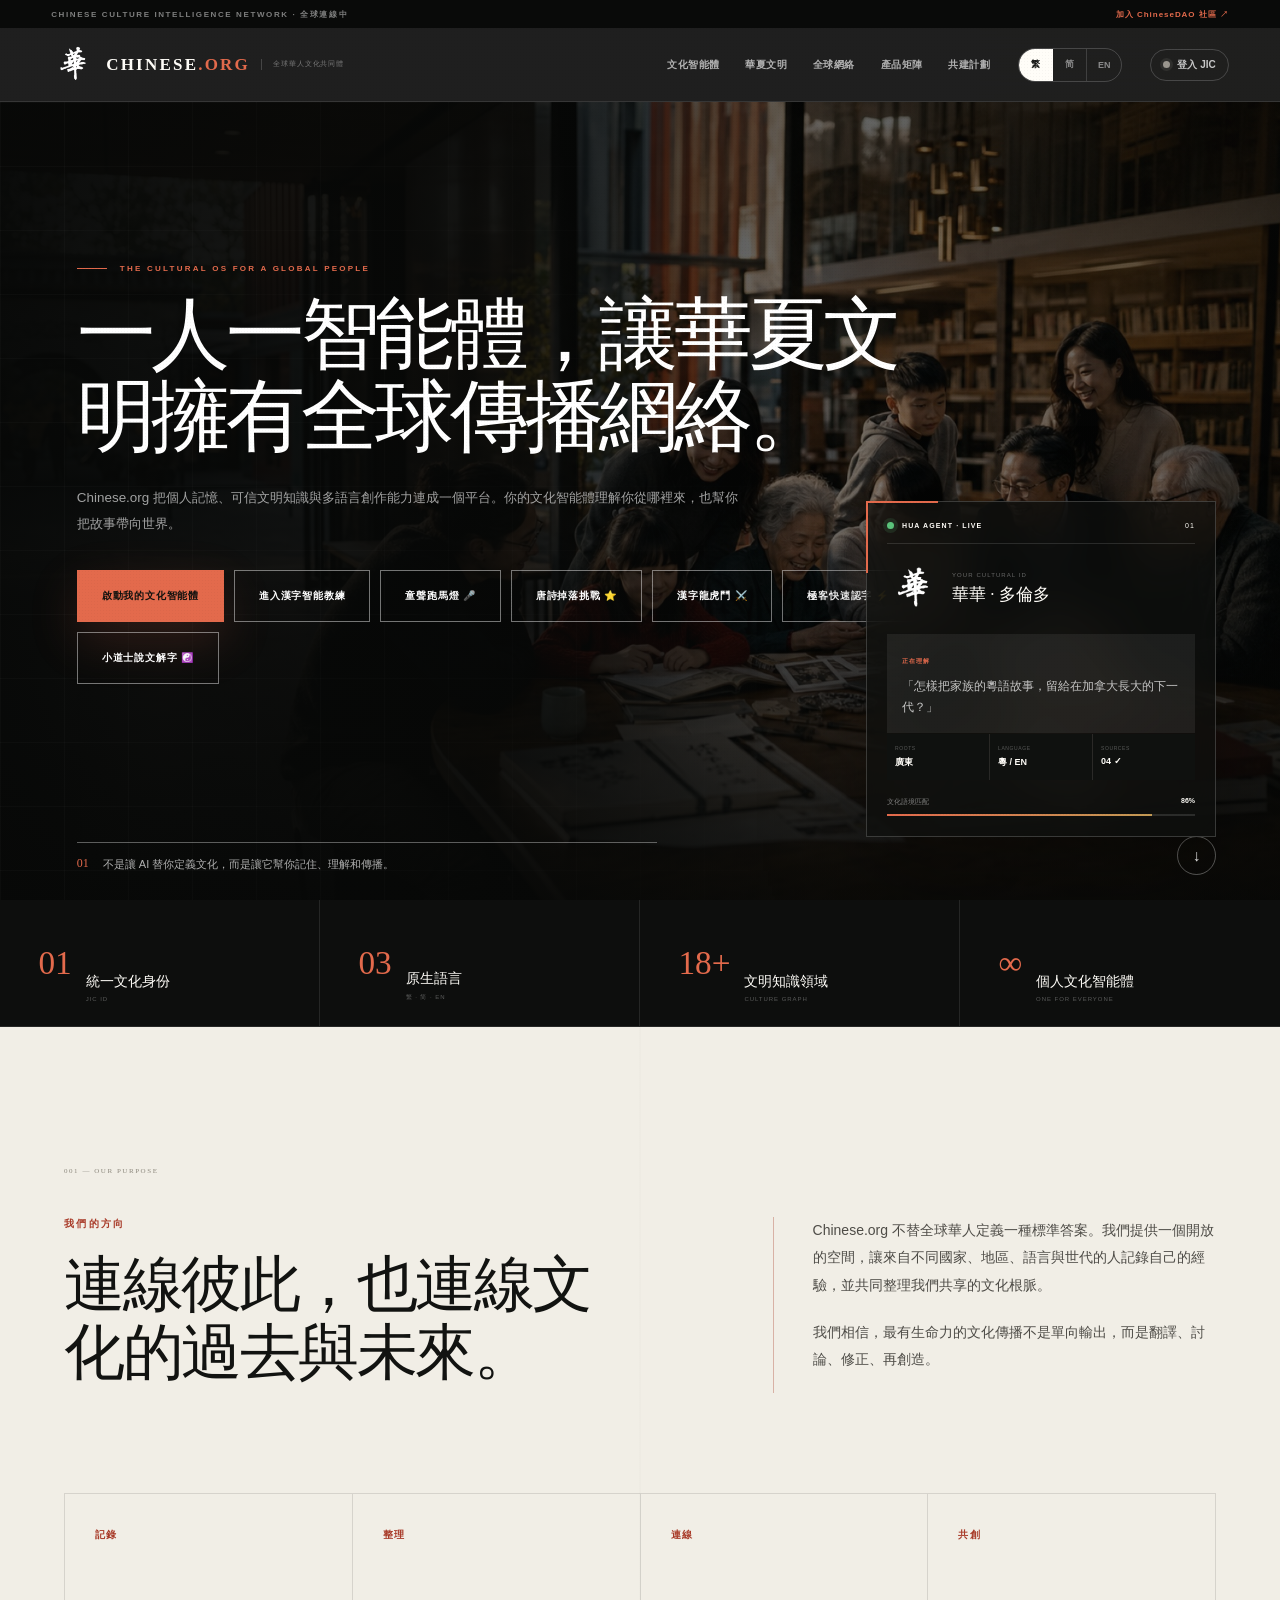
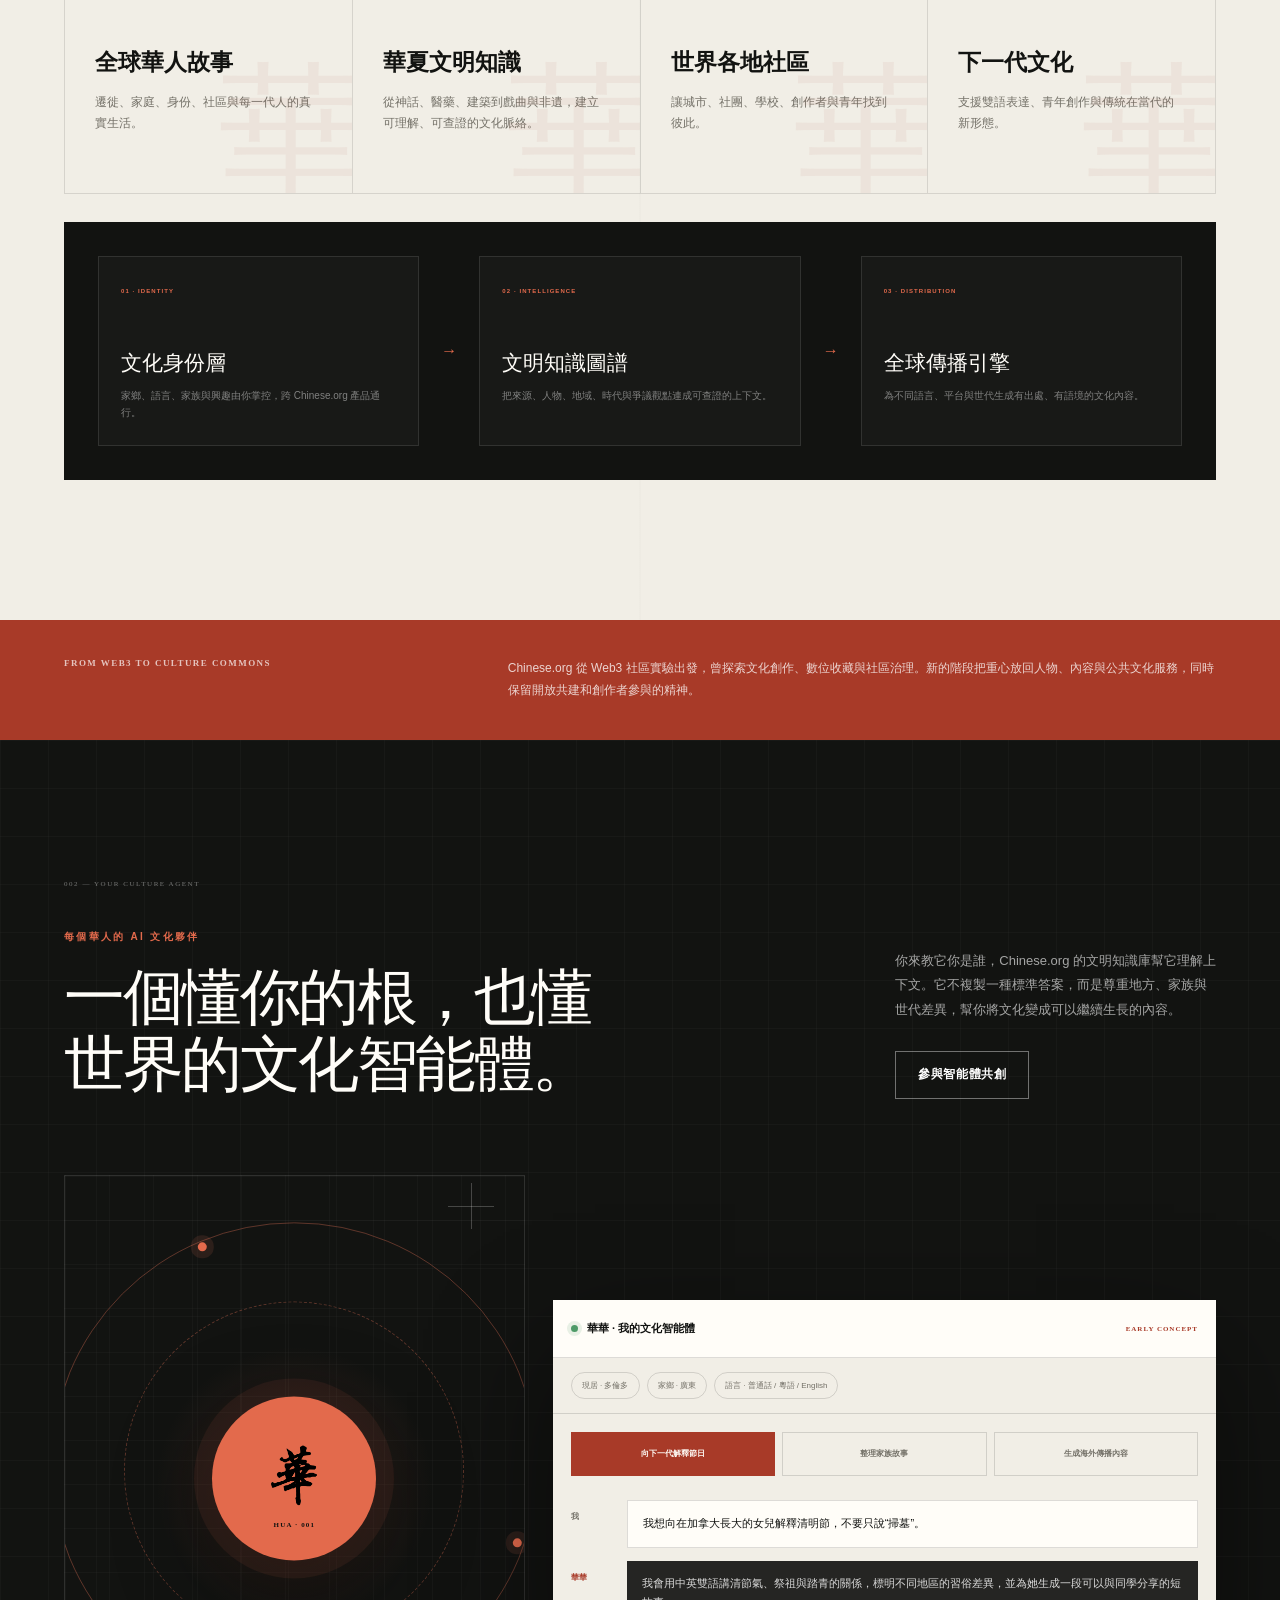
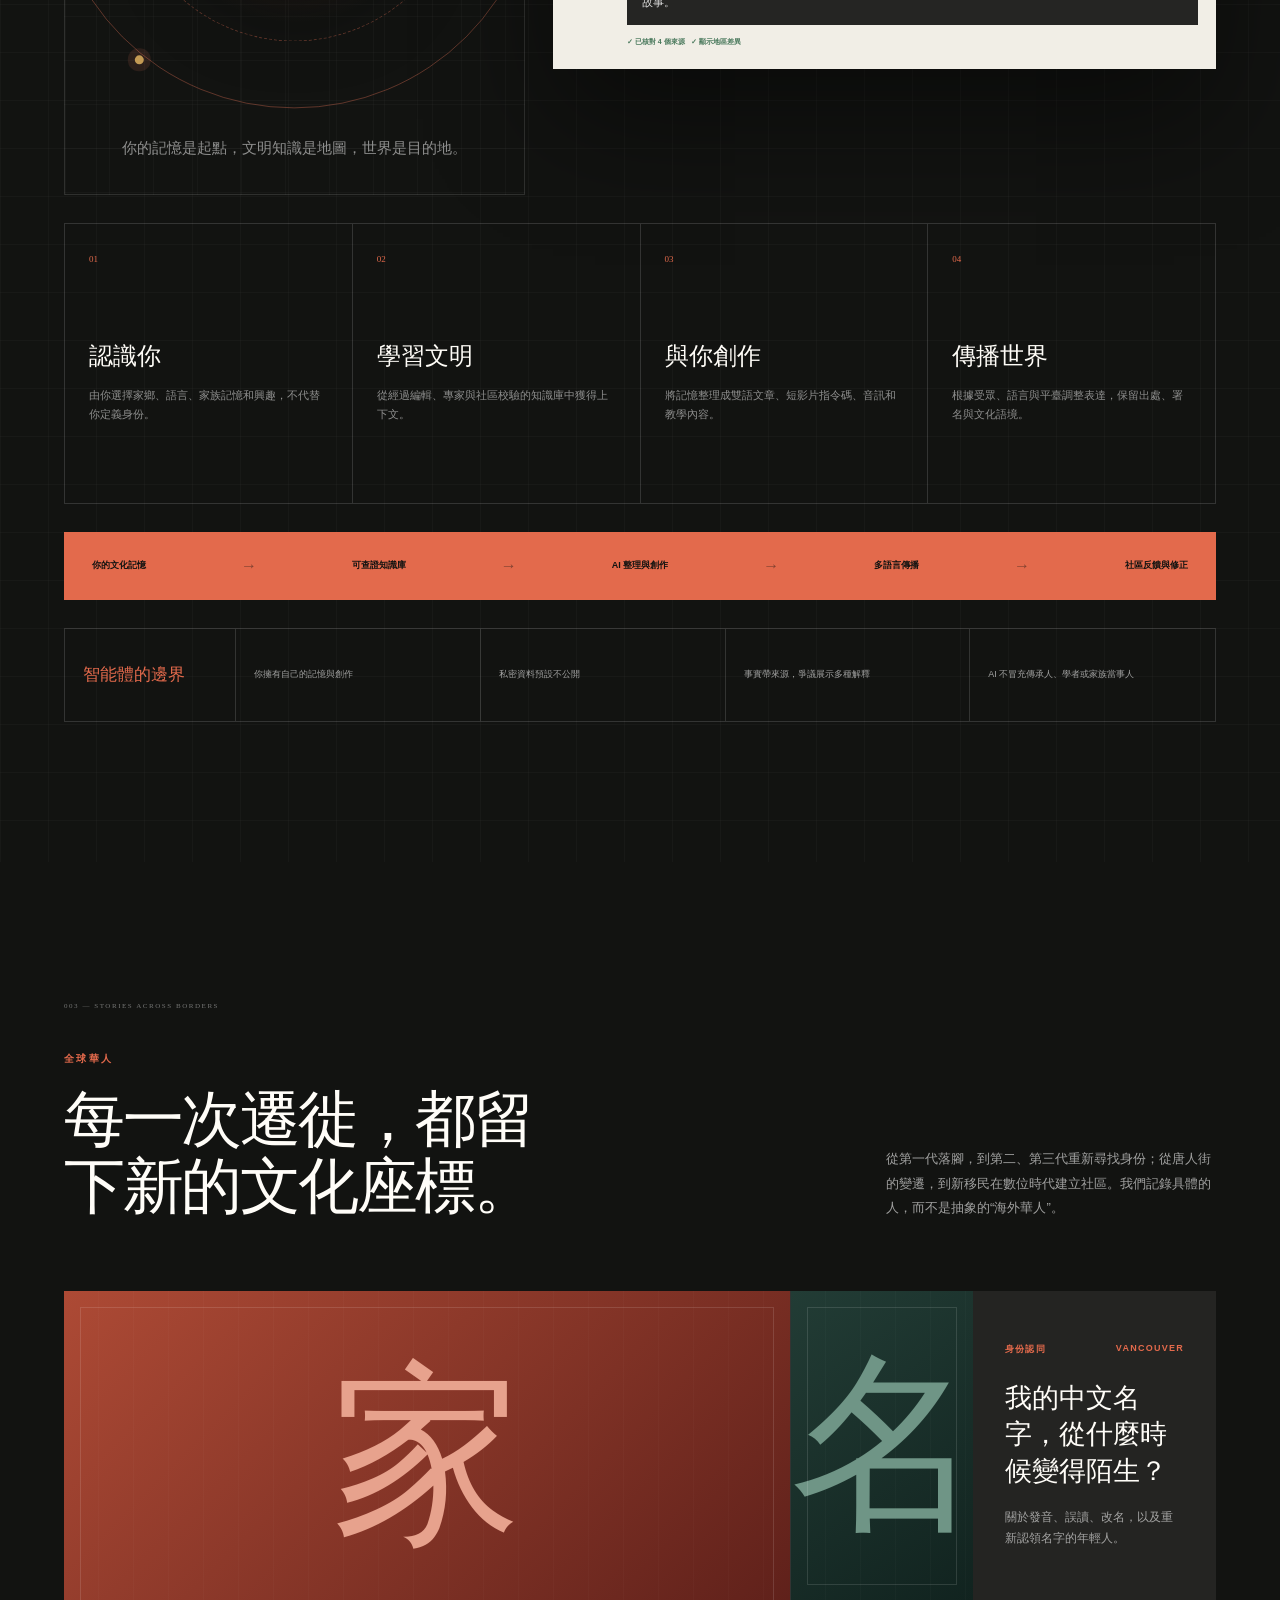
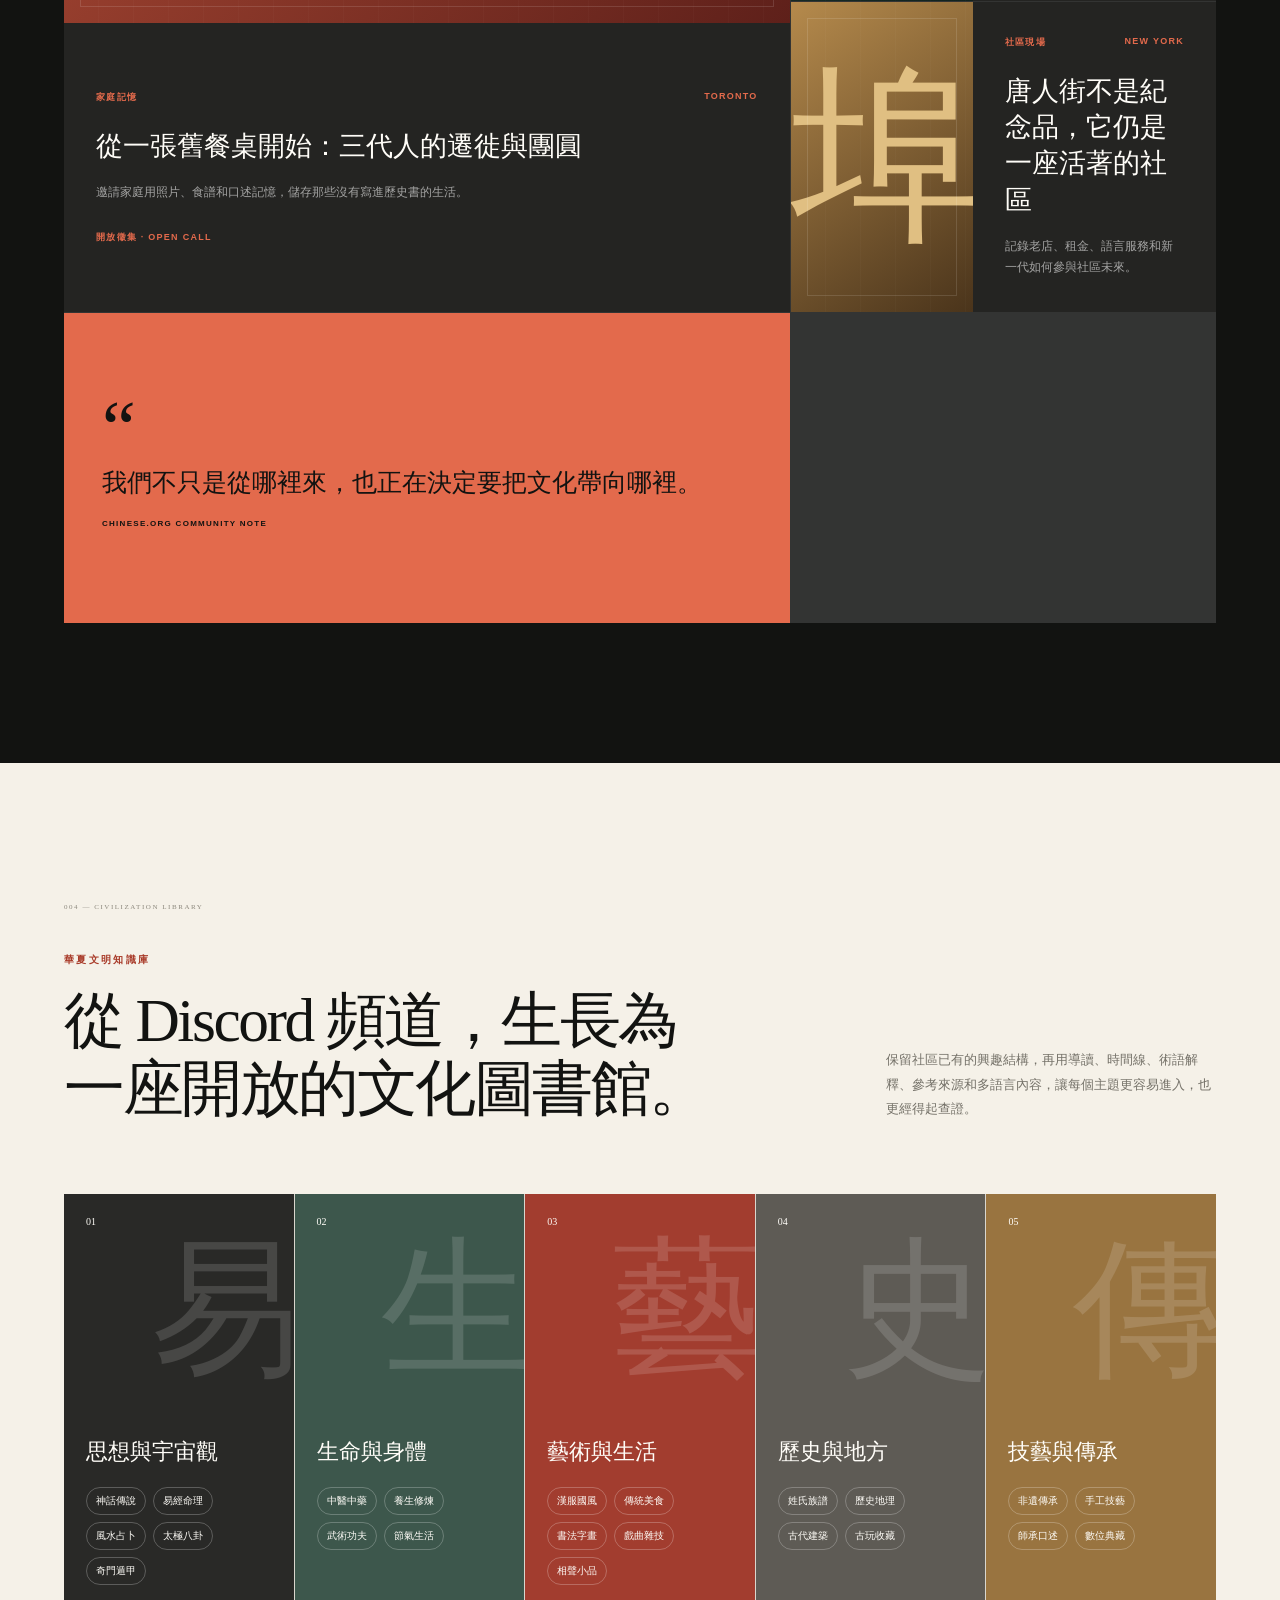
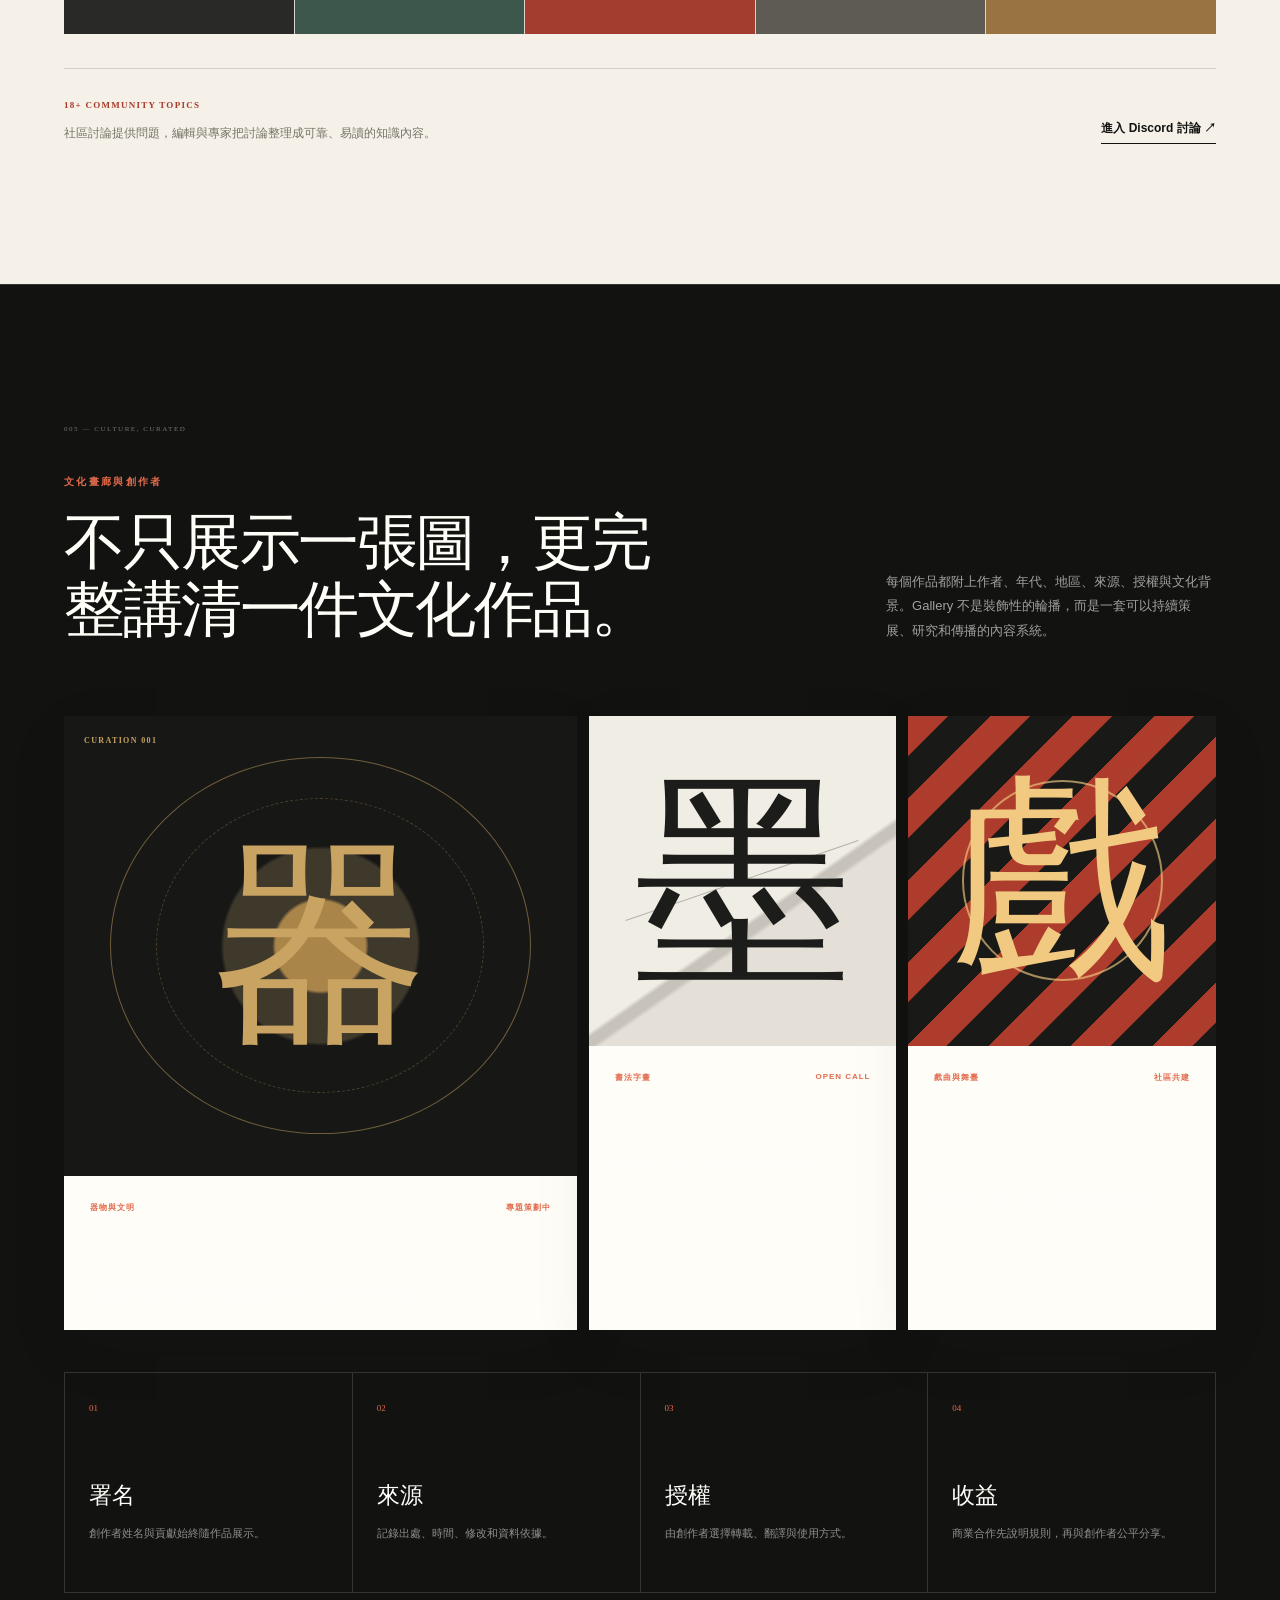
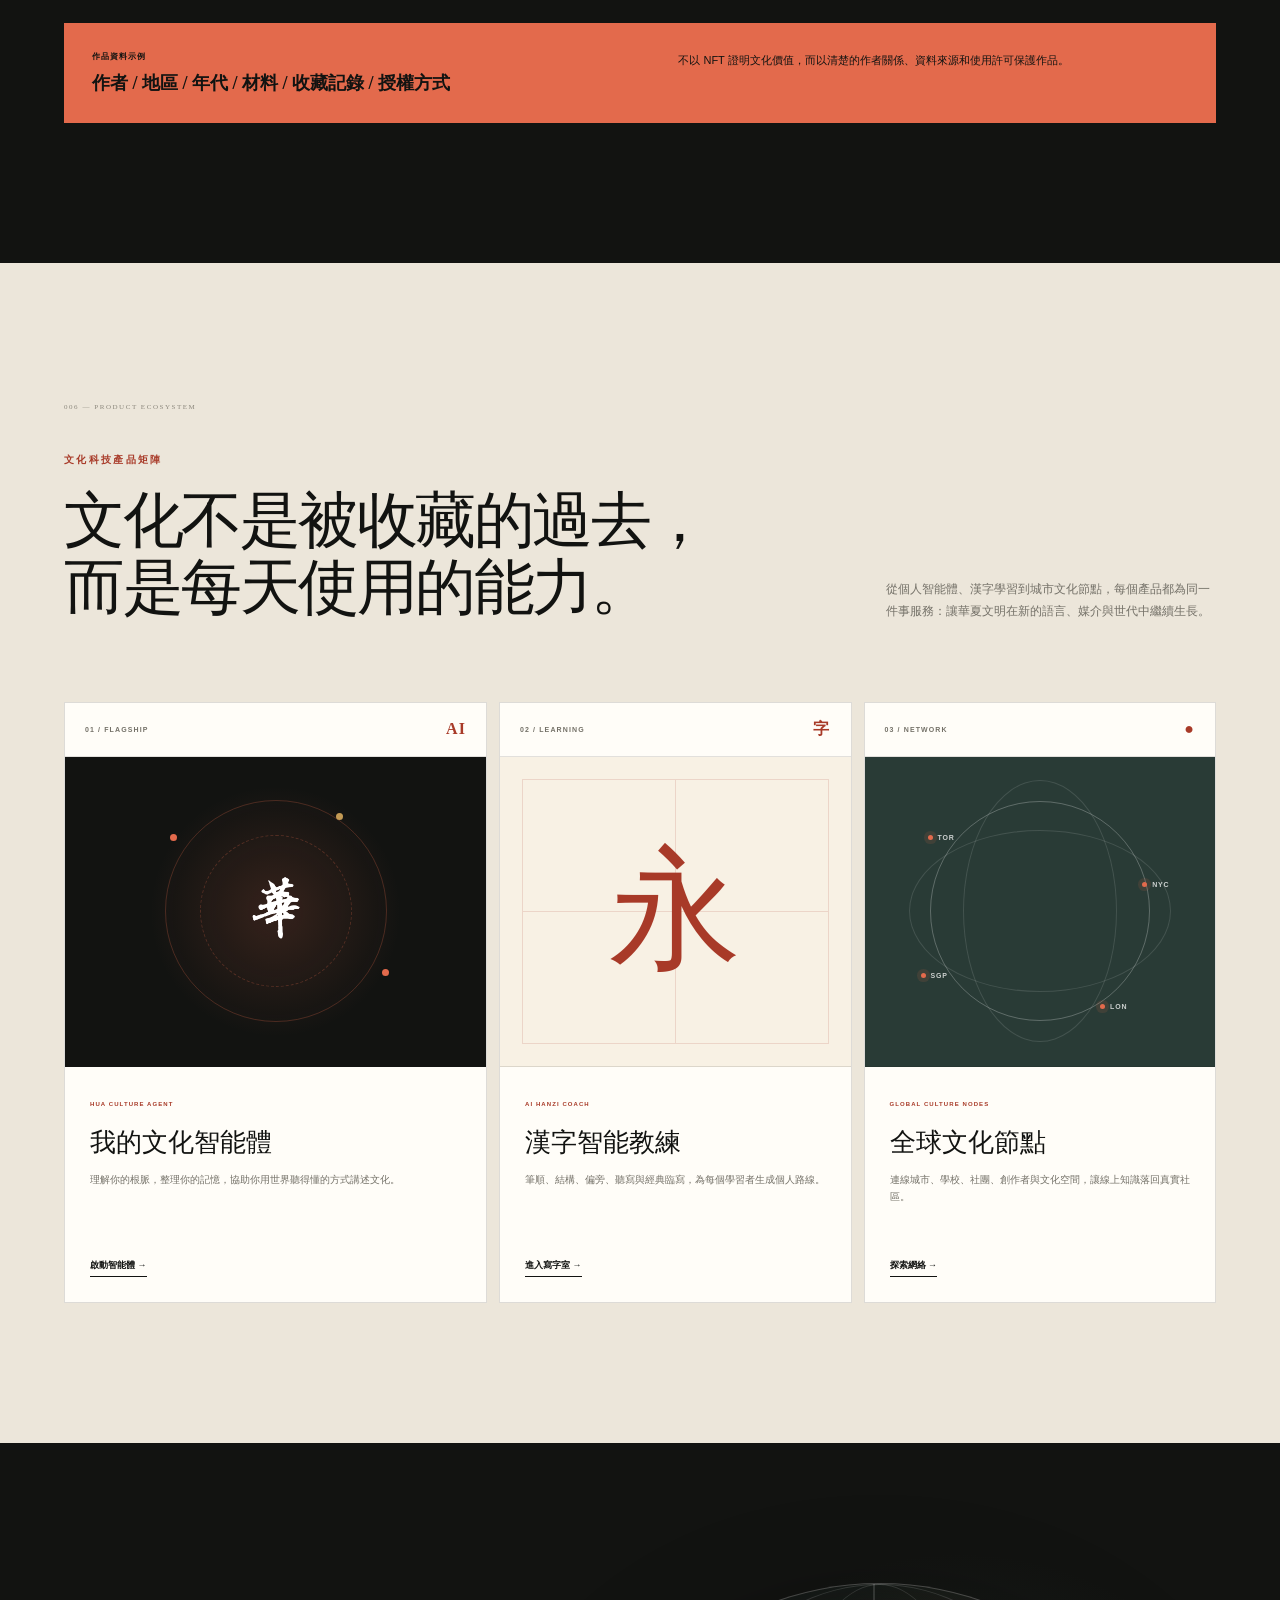
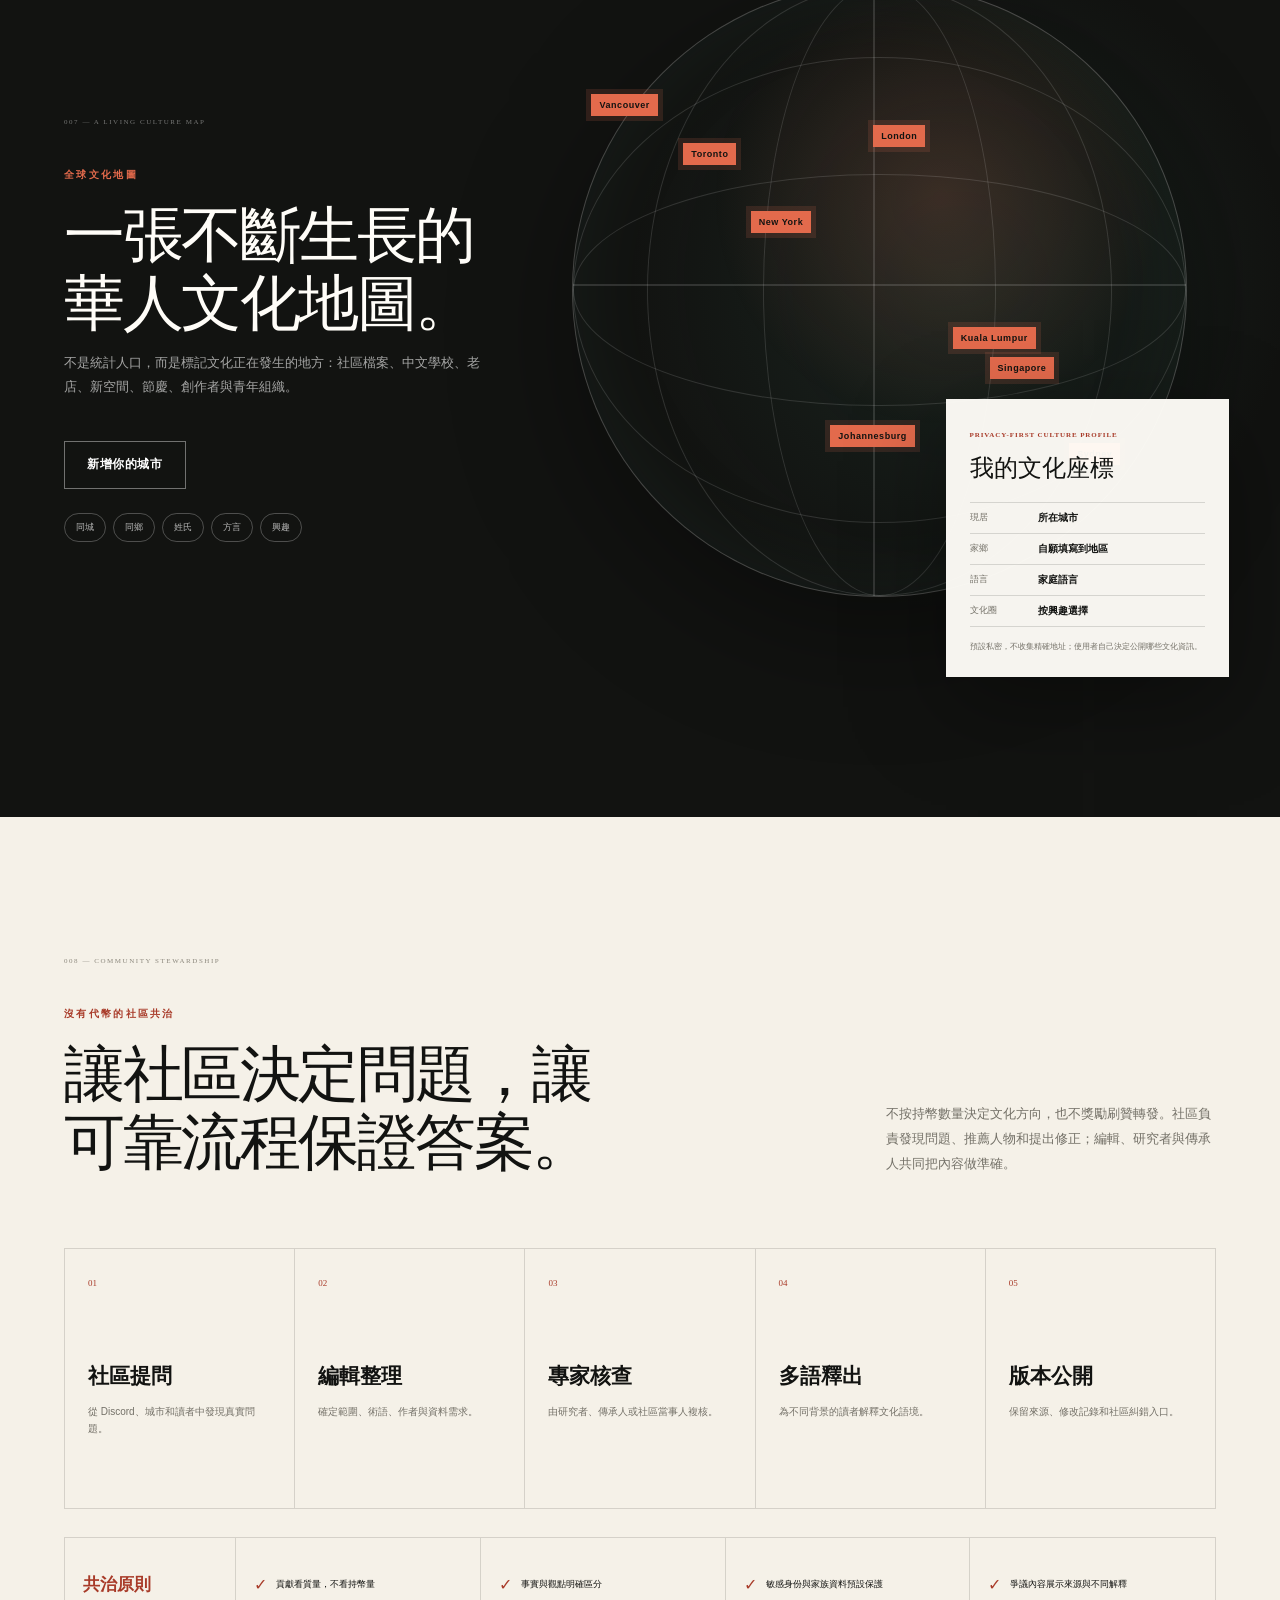
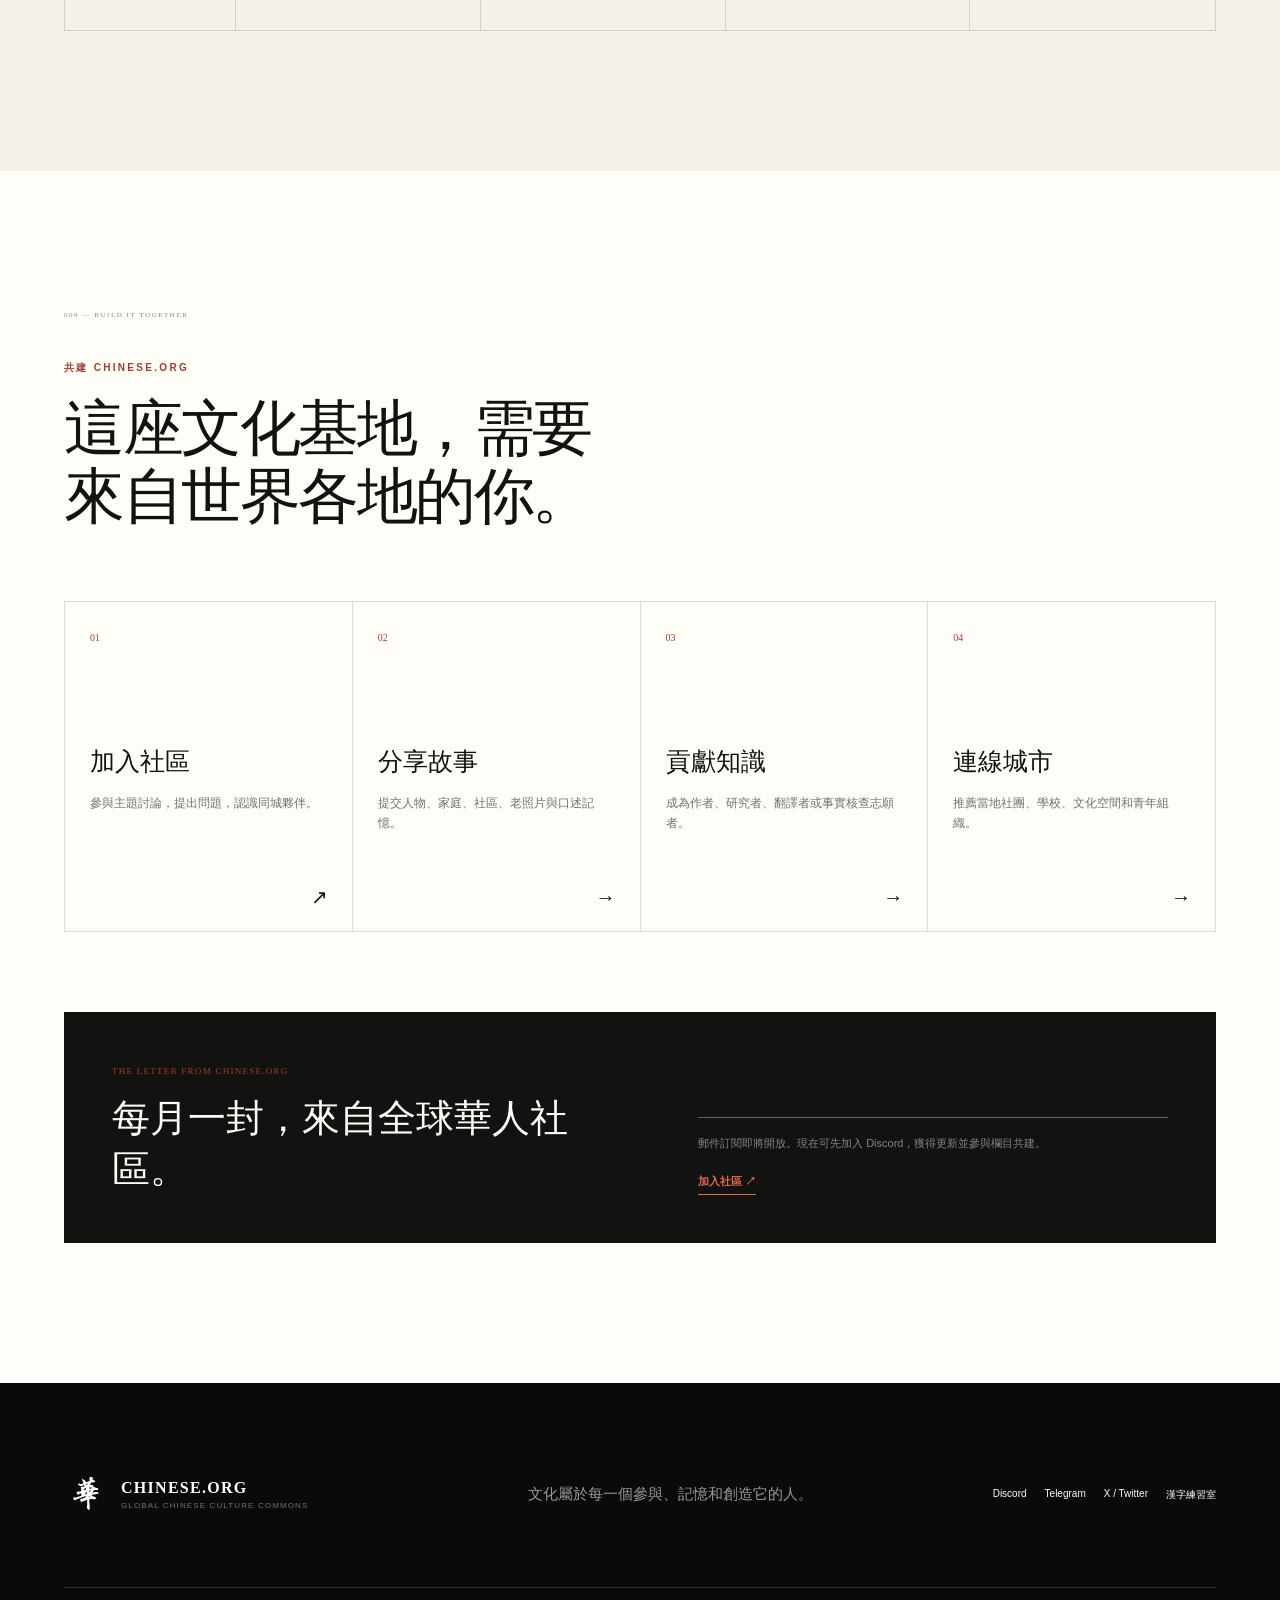
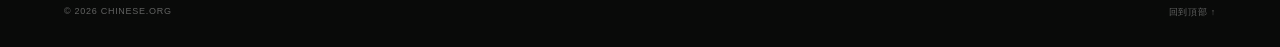
<file: index.html>
<!doctype html>
<html lang="zh-Hant">
<head>
  <meta charset="utf-8">
  <meta name="viewport" content="width=device-width, initial-scale=1">
  <title>Chinese.org — 每個華人的文化智能體</title>
  <meta name="description" content="Chinese.org 為每個華人打造一個屬於自己的文化智能體，理解個人的文化根脈，基於可查證的知識，用多語言向世界傳播華夏文明。">
  <meta name="theme-color" content="#10100f">
  <meta property="og:title" content="Chinese.org — 每個華人的文化智能體">
  <meta property="og:description" content="讓每個華人，都有一個向世界傳播華夏文明的 AI 夥伴。">
  <meta property="og:image" content="https://chinese.org/assets/og-premium.png">
  <meta property="og:type" content="website">
  <meta property="og:url" content="https://chinese.org/">
  <meta name="twitter:card" content="summary_large_image">
  <meta name="twitter:image" content="https://chinese.org/assets/og-premium.png">
  <link rel="icon" href="assets/logo-hua.png" type="image/png">
  <link rel="stylesheet" href="site.css">
  <link rel="stylesheet" href="jic-bridge.css?v=3">
  <link rel="stylesheet" href="site-premium.css?v=1">
</head>
<body>
  <a class="skip-link" href="#main">跳到主要內容</a>

  <div class="topline">
    <p data-zht="CHINESE CULTURE INTELLIGENCE NETWORK · 全球連線中" data-zhs="CHINESE CULTURE INTELLIGENCE NETWORK · 全球连接中" data-en="CHINESE CULTURE INTELLIGENCE NETWORK · CONNECTING GLOBALLY">CHINESE CULTURE INTELLIGENCE NETWORK · 全球連線中</p>
    <a href="https://discord.gg/chinese" target="_blank" rel="noreferrer"><span data-zht="加入 ChineseDAO 社區" data-zhs="加入 ChineseDAO 社区" data-en="Join the ChineseDAO community">加入 ChineseDAO 社區</span> <span>↗</span></a>
  </div>

  <header class="site-header">
    <a class="brand" href="#home" aria-label="Chinese.org 首頁">
      <span class="brand-stamp" aria-hidden="true"><img src="assets/logo-hua.png" alt=""></span>
      <span class="brand-word">CHINESE<span>.ORG</span></span>
      <span class="brand-line" data-zht="全球華人文化共同體" data-zhs="全球华人文化共同体" data-en="Global Chinese Culture Commons">全球華人文化共同體</span>
    </a>

    <button class="menu-toggle" type="button" aria-expanded="false" aria-controls="primary-nav">
      <span></span><span></span>
      <span class="sr-only">開啟選單</span>
    </button>

    <nav class="primary-nav" id="primary-nav" aria-label="主要導航">
      <a href="#agent" data-zht="文化智能體" data-zhs="文化智能体" data-en="Culture Agent">文化智能體</a>
      <a href="#civilization" data-zht="華夏文明" data-zhs="华夏文明" data-en="Civilization">華夏文明</a>
      <a href="#diaspora" data-zht="全球網絡" data-zhs="全球网络" data-en="Global Network">全球網絡</a>
      <a href="#products" data-zht="產品矩陣" data-zhs="产品矩阵" data-en="Products">產品矩陣</a>
      <a href="#governance" data-zht="共建計劃" data-zhs="共建计划" data-en="Contribute">共建計劃</a>
    </nav>

    <div class="language-switcher" role="group" aria-label="選擇語言">
      <button class="is-active" type="button" data-language-option="zht" aria-label="繁體中文" aria-pressed="true">繁</button>
      <button type="button" data-language-option="zhs" aria-label="简体中文" aria-pressed="false">简</button>
      <button type="button" data-language-option="en" aria-label="English" aria-pressed="false">EN</button>
    </div>

    <div class="jic-account" id="jic-account" aria-live="polite">
      <button class="jic-account-button" type="button" aria-pressed="false">
        <span class="jic-account-dot" aria-hidden="true"></span>
        <span class="jic-account-copy">登入 JIC</span>
        <span class="jic-account-short" aria-hidden="true">JIC</span>
      </button>
    </div>
  </header>

  <main id="main">
    <section class="hero" id="home" aria-labelledby="hero-title">
      <img class="hero-image" src="assets/global-chinese-hero.jpg" alt="不同世代的華人在圖書館中圍坐長桌，共同翻閱家庭照片與文化資料">
      <div class="hero-shade"></div>
      <div class="hero-content">
        <p class="eyebrow">THE CULTURAL OS FOR A GLOBAL PEOPLE</p>
        <h1 id="hero-title" data-zht="一人一智能體，讓華夏文明擁有全球傳播網絡。" data-zhs="一人一智能体，让华夏文明拥有全球传播网络。" data-en="One agent per person. One global network for Chinese culture.">一人一智能體，讓華夏文明擁有全球傳播網絡。</h1>
        <p class="hero-copy" data-zht="Chinese.org 把個人記憶、可信文明知識與多語言創作能力連成一個平台。你的文化智能體理解你從哪裡來，也幫你把故事帶向世界。" data-zhs="Chinese.org 把个人记忆、可信文明知识与多语言创作能力连成一个平台。你的文化智能体理解你从哪里来，也帮你把故事带向世界。" data-en="Chinese.org connects personal memory, trusted civilizational knowledge and multilingual creation in one platform. Your culture agent understands where you come from—and helps your story travel.">Chinese.org 把個人記憶、可信文明知識與多語言創作能力連成一個平台。你的文化智能體理解你從哪裡來，也幫你把故事帶向世界。</p>
        <div class="hero-actions">
          <button class="button button-primary" type="button" data-jic-launch data-zht="啟動我的文化智能體" data-zhs="启动我的文化智能体" data-en="Launch my culture agent">啟動我的文化智能體</button>
          <a class="button button-ghost" href="writing.html" data-zht="進入漢字智能教練" data-zhs="进入汉字智能教练" data-en="Open the Hanzi coach">進入漢字智能教練</a>
          <a class="button button-ghost" href="speak.html" data-zht="童聲跑馬燈 🎤" data-zhs="童声跑马灯 🎤" data-en="Speak &amp; Scroll 🎤">童聲跑馬燈 🎤</a>
          <a class="button button-ghost" href="poem.html" data-zht="唐詩掉落挑戰 ⭐" data-zhs="唐诗掉落挑战 ⭐" data-en="Tang Poem Drop ⭐">唐詩掉落挑戰 ⭐</a>
          <a class="button button-ghost" href="pk.html" data-zht="漢字龍虎鬥 ⚔️" data-zhs="汉字龙虎斗 ⚔️" data-en="Hanzi Battle ⚔️">漢字龍虎鬥 ⚔️</a>
          <a class="button button-ghost" href="rz.html" data-zht="極客快速認字 ⚡" data-zhs="极客快速认字 ⚡" data-en="Speed Hanzi ⚡">極客快速認字 ⚡</a>
          <a class="button button-ghost" href="shuowen.html" data-zht="小道士說文解字 ☯️" data-zhs="小道士说文解字 ☯️" data-en="Shuowen Stories ☯️">小道士說文解字 ☯️</a>
        </div>
      </div>
      <aside class="hero-product-panel" aria-label="文化智能體實時界面">
        <div class="product-panel-top"><span class="live-pulse"></span><strong>HUA AGENT · LIVE</strong><span>01</span></div>
        <div class="product-agent-mark"><img src="assets/logo-hua.png" alt=""><div><small>YOUR CULTURAL ID</small><strong data-zht="華華 · 多倫多" data-zhs="华华 · 多伦多" data-en="Hua · Toronto">華華 · 多倫多</strong></div></div>
        <div class="product-query"><span data-zht="正在理解" data-zhs="正在理解" data-en="UNDERSTANDING">正在理解</span><p data-zht="「怎樣把家族的粵語故事，留給在加拿大長大的下一代？」" data-zhs="“怎样把家族的粤语故事，留给在加拿大长大的下一代？”" data-en="“How can I preserve our Cantonese family stories for the next generation in Canada?”">「怎樣把家族的粵語故事，留給在加拿大長大的下一代？」</p></div>
        <div class="product-context"><div><span>ROOTS</span><strong data-zht="廣東" data-zhs="广东" data-en="Guangdong">廣東</strong></div><div><span>LANGUAGE</span><strong>粵 / EN</strong></div><div><span>SOURCES</span><strong>04 ✓</strong></div></div>
        <div class="context-meter"><span data-zht="文化語境匹配" data-zhs="文化语境匹配" data-en="Cultural context match">文化語境匹配</span><strong>86%</strong><i></i></div>
      </aside>
      <div class="hero-caption">
        <span>01</span>
        <p data-zht="不是讓 AI 替你定義文化，而是讓它幫你記住、理解和傳播。" data-zhs="不是让 AI 替你定义文化，而是让它帮你记住、理解和传播。" data-en="AI does not define your culture. It helps you remember, understand and share it.">不是讓 AI 替你定義文化，而是讓它幫你記住、理解和傳播。</p>
      </div>
      <a class="hero-scroll" href="#mission" aria-label="繼續向下瀏覽">↓</a>
    </section>

    <section class="platform-proof" aria-label="平台能力">
      <div><strong>01</strong><span data-zht="統一文化身份" data-zhs="统一文化身份" data-en="Unified cultural identity">統一文化身份</span><small>JIC ID</small></div>
      <div><strong>03</strong><span data-zht="原生語言" data-zhs="原生语言" data-en="Native languages">原生語言</span><small>繁 · 简 · EN</small></div>
      <div><strong>18+</strong><span data-zht="文明知識領域" data-zhs="文明知识领域" data-en="Knowledge domains">文明知識領域</span><small>CULTURE GRAPH</small></div>
      <div><strong>∞</strong><span data-zht="個人文化智能體" data-zhs="个人文化智能体" data-en="Personal culture agents">個人文化智能體</span><small>ONE FOR EVERYONE</small></div>
    </section>

    <section class="mission section" id="mission">
      <div class="section-index">001 — OUR PURPOSE</div>
      <div class="mission-grid">
        <div>
          <p class="eyebrow red" data-zht="我們的方向" data-zhs="我们的方向" data-en="Our purpose">我們的方向</p>
          <h2 data-zht="連線彼此，也連線文化的過去與未來。" data-zhs="连接彼此，也连接文化的过去与未来。" data-en="Connecting one another—and culture's past with its future.">連線彼此，也連線文化的過去與未來。</h2>
        </div>
        <div class="mission-copy">
          <p data-zht="Chinese.org 不替全球華人定義一種標準答案。我們提供一個開放的空間，讓來自不同國家、地區、語言與世代的人記錄自己的經驗，並共同整理我們共享的文化根脈。" data-zhs="Chinese.org 不替全球华人定义一种标准答案。我们提供一个开放的空间，让来自不同国家、地区、语言与世代的人记录自己的经验，并共同整理我们共享的文化根脉。" data-en="Chinese.org does not impose a single definition of Chinese identity. We make room for people across countries, languages and generations to document their own experiences and explore the roots we share.">Chinese.org 不替全球華人定義一種標準答案。我們提供一個開放的空間，讓來自不同國家、地區、語言與世代的人記錄自己的經驗，並共同整理我們共享的文化根脈。</p>
          <p data-zht="我們相信，最有生命力的文化傳播不是單向輸出，而是翻譯、討論、修正、再創造。" data-zhs="我们相信，最有生命力的文化传播不是单向输出，而是翻译、讨论、修正、再创造。" data-en="The most vital cultural exchange is never one-way. It grows through translation, conversation, correction and reinvention.">我們相信，最有生命力的文化傳播不是單向輸出，而是翻譯、討論、修正、再創造。</p>
        </div>
      </div>

      <div class="purpose-cards">
        <article>
          <span data-zht="記錄" data-zhs="记录" data-en="DOCUMENT">記錄</span>
          <h3 data-zht="全球華人故事" data-zhs="全球华人故事" data-en="Diaspora stories">全球華人故事</h3>
          <p data-zht="遷徙、家庭、身份、社區與每一代人的真實生活。" data-zhs="迁徙、家庭、身份、社区与每一代人的真实生活。" data-en="Migration, family, identity, community and everyday life across generations.">遷徙、家庭、身份、社區與每一代人的真實生活。</p>
        </article>
        <article>
          <span data-zht="整理" data-zhs="整理" data-en="CURATE">整理</span>
          <h3 data-zht="華夏文明知識" data-zhs="华夏文明知识" data-en="Civilization library">華夏文明知識</h3>
          <p data-zht="從神話、醫藥、建築到戲曲與非遺，建立可理解、可查證的文化脈絡。" data-zhs="从神话、医药、建筑到戏曲与非遗，建立可理解、可查证的文化脉络。" data-en="A clear, sourced path through mythology, medicine, architecture, opera and heritage.">從神話、醫藥、建築到戲曲與非遺，建立可理解、可查證的文化脈絡。</p>
        </article>
        <article>
          <span data-zht="連線" data-zhs="连接" data-en="CONNECT">連線</span>
          <h3 data-zht="世界各地社區" data-zhs="世界各地社区" data-en="Communities worldwide">世界各地社區</h3>
          <p data-zht="讓城市、社團、學校、創作者與青年找到彼此。" data-zhs="让城市、社团、学校、创作者与青年找到彼此。" data-en="Helping cities, associations, schools, creators and young people find one another.">讓城市、社團、學校、創作者與青年找到彼此。</p>
        </article>
        <article>
          <span data-zht="共創" data-zhs="共创" data-en="CO-CREATE">共創</span>
          <h3 data-zht="下一代文化" data-zhs="下一代文化" data-en="Culture's next chapter">下一代文化</h3>
          <p data-zht="支援雙語表達、青年創作與傳統在當代的新形態。" data-zhs="支持双语表达、青年创作与传统在当代的新形态。" data-en="Supporting bilingual expression, young creators and new forms of tradition.">支援雙語表達、青年創作與傳統在當代的新形態。</p>
        </article>
      </div>

      <div class="system-architecture" aria-label="Chinese.org 平台架構">
        <article><span>01 · IDENTITY</span><strong data-zht="文化身份層" data-zhs="文化身份层" data-en="Cultural identity layer">文化身份層</strong><p data-zht="家鄉、語言、家族與興趣由你掌控，跨 Chinese.org 產品通行。" data-zhs="家乡、语言、家族与兴趣由你掌控，跨 Chinese.org 产品通行。" data-en="You control your roots, languages, family context and interests across every Chinese.org product.">家鄉、語言、家族與興趣由你掌控，跨 Chinese.org 產品通行。</p></article>
        <i>→</i>
        <article><span>02 · INTELLIGENCE</span><strong data-zht="文明知識圖譜" data-zhs="文明知识图谱" data-en="Civilization knowledge graph">文明知識圖譜</strong><p data-zht="把來源、人物、地域、時代與爭議觀點連成可查證的上下文。" data-zhs="把来源、人物、地域、时代与争议观点连成可查证的上下文。" data-en="Sources, people, places, eras and contested views become verifiable context.">把來源、人物、地域、時代與爭議觀點連成可查證的上下文。</p></article>
        <i>→</i>
        <article><span>03 · DISTRIBUTION</span><strong data-zht="全球傳播引擎" data-zhs="全球传播引擎" data-en="Global distribution engine">全球傳播引擎</strong><p data-zht="為不同語言、平台與世代生成有出處、有語境的文化內容。" data-zhs="为不同语言、平台与世代生成有出处、有语境的文化内容。" data-en="Create sourced, contextual cultural content for every language, platform and generation.">為不同語言、平台與世代生成有出處、有語境的文化內容。</p></article>
      </div>
    </section>

    <section class="origin-note">
      <p class="origin-label">FROM WEB3 TO CULTURE COMMONS</p>
      <p data-zht="Chinese.org 從 Web3 社區實驗出發，曾探索文化創作、數位收藏與社區治理。新的階段把重心放回人物、內容與公共文化服務，同時保留開放共建和創作者參與的精神。" data-zhs="Chinese.org 从 Web3 社区实验出发，曾探索文化创作、数字收藏与社区治理。新的阶段把重心放回人物、内容与公共文化服务，同时保留开放共建和创作者参与的精神。" data-en="Chinese.org began as a Web3 community experiment in cultural creation, digital collecting and community governance. Its next chapter puts people, content and public cultural service first—while preserving the spirit of open participation.">Chinese.org 從 Web3 社區實驗出發，曾探索文化創作、數位收藏與社區治理。新的階段把重心放回人物、內容與公共文化服務，同時保留開放共建和創作者參與的精神。</p>
    </section>

    <section class="culture-agent section dark-section" id="agent">
      <div class="agent-intro">
        <div>
          <div class="section-index">002 — YOUR CULTURE AGENT</div>
          <p class="eyebrow coral" data-zht="每個華人的 AI 文化夥伴" data-zhs="每个华人的 AI 文化伙伴" data-en="An AI culture companion for every Chinese person">每個華人的 AI 文化夥伴</p>
          <h2 data-zht="一個懂你的根，也懂世界的文化智能體。" data-zhs="一个懂你的根，也懂世界的文化智能体。" data-en="A culture agent that understands your roots—and the world.">一個懂你的根，也懂世界的文化智能體。</h2>
        </div>
        <div class="agent-intro-copy">
          <p data-zht="你來教它你是誰，Chinese.org 的文明知識庫幫它理解上下文。它不複製一種標準答案，而是尊重地方、家族與世代差異，幫你將文化變成可以繼續生長的內容。" data-zhs="你来教它你是谁，Chinese.org 的文明知识库帮它理解上下文。它不复制一种标准答案，而是尊重地方、家族与世代差异，帮你将文化变成可以继续生长的内容。" data-en="You teach it who you are; the Chinese.org civilization library provides context. It avoids one standard answer, respects regional, family and generational differences, and helps your culture keep growing through new content.">你來教它你是誰，Chinese.org 的文明知識庫幫它理解上下文。它不複製一種標準答案，而是尊重地方、家族與世代差異，幫你將文化變成可以繼續生長的內容。</p>
          <a class="button button-outline" href="https://discord.gg/chinese" target="_blank" rel="noreferrer" data-zht="參與智能體共創" data-zhs="参与智能体共创" data-en="Co-create the culture agent">參與智能體共創</a>
        </div>
      </div>

      <div class="agent-stage">
        <div class="agent-identity" aria-hidden="true">
          <div class="agent-orbit orbit-outer"><i></i><i></i><i></i></div>
          <div class="agent-orbit orbit-inner"></div>
          <div class="agent-core">
            <img src="assets/logo-hua.png" alt="">
            <span>HUA · 001</span>
          </div>
          <p data-zht="你的記憶是起點，文明知識是地圖，世界是目的地。" data-zhs="你的记忆是起点，文明知识是地图，世界是目的地。" data-en="Your memory is the starting point, civilization is the map, and the world is the destination.">你的記憶是起點，文明知識是地圖，世界是目的地。</p>
        </div>

        <div class="agent-demo">
          <div class="agent-window-bar">
            <div><span class="agent-status-dot"></span><strong data-zht="華華 · 我的文化智能體" data-zhs="华华 · 我的文化智能体" data-en="Hua · My culture agent">華華 · 我的文化智能體</strong></div>
            <span>EARLY CONCEPT</span>
          </div>
          <div class="agent-profile">
            <span data-zht="現居 · 多倫多" data-zhs="现居 · 多伦多" data-en="Lives in · Toronto">現居 · 多倫多</span>
            <span data-zht="家鄉 · 廣東" data-zhs="家乡 · 广东" data-en="Roots · Guangdong">家鄉 · 廣東</span>
            <span data-zht="語言 · 普通話 / 粵語 / English" data-zhs="语言 · 普通话 / 粤语 / English" data-en="Languages · Mandarin / Cantonese / English">語言 · 普通話 / 粵語 / English</span>
          </div>
          <div class="agent-examples" aria-label="選擇文化智能體示例">
            <button class="is-active" type="button" data-agent-example="festival" aria-pressed="true" data-zht="向下一代解釋節日" data-zhs="向下一代解释节日" data-en="Explain a festival">向下一代解釋節日</button>
            <button type="button" data-agent-example="family" aria-pressed="false" data-zht="整理家族故事" data-zhs="整理家族故事" data-en="Preserve a family story">整理家族故事</button>
            <button type="button" data-agent-example="share" aria-pressed="false" data-zht="生成海外傳播內容" data-zhs="生成海外传播内容" data-en="Create content for the world">生成海外傳播內容</button>
          </div>
          <div class="agent-conversation" aria-live="polite">
            <div class="agent-message agent-user-message">
              <span data-zht="我" data-zhs="我" data-en="Me">我</span>
              <p class="agent-question" data-zht="我想向在加拿大長大的女兒解釋清明節，不要只說“掃墓”。" data-zhs="我想向在加拿大长大的女儿解释清明节，不要只说“扫墓”。" data-en="I want to explain Qingming to my daughter growing up in Canada—beyond simply calling it tomb-sweeping.">我想向在加拿大長大的女兒解釋清明節，不要只說“掃墓”。</p>
            </div>
            <div class="agent-message agent-ai-message">
              <span data-zht="華華" data-zhs="华华" data-en="Hua">華華</span>
              <p class="agent-answer" data-zht="我會用中英雙語講清節氣、祭祖與踏青的關係，標明不同地區的習俗差異，並為她生成一段可以與同學分享的短故事。" data-zhs="我会用中英双语讲清节气、祭祖与踏青的关系，标明不同地区的习俗差异，并为她生成一段可以与同学分享的短故事。" data-en="I’ll explain—in Chinese and English—how the solar term connects remembrance, ancestors and spring outings, note regional differences, and create a short story she can share with classmates.">我會用中英雙語講清節氣、祭祖與踏青的關係，標明不同地區的習俗差異，並為她生成一段可以與同學分享的短故事。</p>
              <div class="agent-citations"><span data-zht="已核對 4 個來源" data-zhs="已核对 4 个来源" data-en="4 sources checked">已核對 4 個來源</span><span data-zht="顯示地區差異" data-zhs="显示地区差异" data-en="Regional differences shown">顯示地區差異</span></div>
            </div>
          </div>
        </div>
      </div>

      <div class="agent-capabilities">
        <article><span>01</span><h3 data-zht="認識你" data-zhs="认识你" data-en="Know you">認識你</h3><p data-zht="由你選擇家鄉、語言、家族記憶和興趣，不代替你定義身份。" data-zhs="由你选择家乡、语言、家族记忆和兴趣，不代替你定义身份。" data-en="You choose the roots, languages, family memories and interests it knows. It never defines your identity for you.">由你選擇家鄉、語言、家族記憶和興趣，不代替你定義身份。</p></article>
        <article><span>02</span><h3 data-zht="學習文明" data-zhs="学习文明" data-en="Learn civilization">學習文明</h3><p data-zht="從經過編輯、專家與社區校驗的知識庫中獲得上下文。" data-zhs="从经过编辑、专家与社区校验的知识库中获得上下文。" data-en="It draws context from a civilization library reviewed by editors, experts and communities.">從經過編輯、專家與社區校驗的知識庫中獲得上下文。</p></article>
        <article><span>03</span><h3 data-zht="與你創作" data-zhs="与你创作" data-en="Create with you">與你創作</h3><p data-zht="將記憶整理成雙語文章、短影片指令碼、音訊和教學內容。" data-zhs="将记忆整理成双语文章、短视频脚本、音频和教学内容。" data-en="Turn memory into bilingual articles, short-video scripts, audio and learning materials.">將記憶整理成雙語文章、短影片指令碼、音訊和教學內容。</p></article>
        <article><span>04</span><h3 data-zht="傳播世界" data-zhs="传播世界" data-en="Share with the world">傳播世界</h3><p data-zht="根據受眾、語言與平臺調整表達，保留出處、署名與文化語境。" data-zhs="根据受众、语言与平台调整表达，保留出处、署名与文化语境。" data-en="Adapt expression by audience, language and platform while keeping sources, credit and cultural context.">根據受眾、語言與平臺調整表達，保留出處、署名與文化語境。</p></article>
      </div>

      <div class="agent-pipeline" aria-label="文化智能體工作流程">
        <span data-zht="你的文化記憶" data-zhs="你的文化记忆" data-en="Your cultural memory">你的文化記憶</span><i>→</i>
        <span data-zht="可查證知識庫" data-zhs="可查证知识库" data-en="Verified knowledge">可查證知識庫</span><i>→</i>
        <span data-zht="AI 整理與創作" data-zhs="AI 整理与创作" data-en="AI-assisted creation">AI 整理與創作</span><i>→</i>
        <span data-zht="多語言傳播" data-zhs="多语言传播" data-en="Multilingual sharing">多語言傳播</span><i>→</i>
        <span data-zht="社區反饋與修正" data-zhs="社区反馈与修正" data-en="Community feedback">社區反饋與修正</span>
      </div>

      <div class="agent-trust">
        <strong data-zht="智能體的邊界" data-zhs="智能体的边界" data-en="Agent boundaries">智能體的邊界</strong>
        <p data-zht="你擁有自己的記憶與創作" data-zhs="你拥有自己的记忆与创作" data-en="You own your memories and creations">你擁有自己的記憶與創作</p>
        <p data-zht="私密資料預設不公開" data-zhs="私密资料默认不公开" data-en="Private material stays private by default">私密資料預設不公開</p>
        <p data-zht="事實帶來源，爭議展示多種解釋" data-zhs="事实带来源，争议展示多种解释" data-en="Facts cite sources; contested topics show multiple views">事實帶來源，爭議展示多種解釋</p>
        <p data-zht="AI 不冒充傳承人、學者或家族當事人" data-zhs="AI 不冒充传承人、学者或家族当事人" data-en="AI never impersonates practitioners, scholars or family members">AI 不冒充傳承人、學者或家族當事人</p>
      </div>
    </section>

    <section class="diaspora section dark-section" id="diaspora">
      <div class="section-head light">
        <div>
          <div class="section-index">003 — STORIES ACROSS BORDERS</div>
          <p class="eyebrow coral" data-zht="全球華人" data-zhs="全球华人" data-en="Global Chinese stories">全球華人</p>
          <h2 data-zht="每一次遷徙，都留下新的文化座標。" data-zhs="每一次迁徙，都留下新的文化坐标。" data-en="Every migration leaves a new cultural coordinate.">每一次遷徙，都留下新的文化座標。</h2>
        </div>
        <p data-zht="從第一代落腳，到第二、第三代重新尋找身份；從唐人街的變遷，到新移民在數位時代建立社區。我們記錄具體的人，而不是抽象的“海外華人”。" data-zhs="从第一代落脚，到第二、第三代重新寻找身份；从唐人街的变迁，到新移民在数字时代建立社区。我们记录具体的人，而不是抽象的“海外华人”。" data-en="From first-generation arrival to later generations rediscovering identity; from changing Chinatowns to digital-age communities. We document real people, not an abstract diaspora.">從第一代落腳，到第二、第三代重新尋找身份；從唐人街的變遷，到新移民在數位時代建立社區。我們記錄具體的人，而不是抽象的“海外華人”。</p>
      </div>

      <div class="story-grid">
        <article class="story story-featured">
          <div class="story-art art-home"><span>家</span></div>
          <div class="story-body">
            <div class="story-meta"><span data-zht="家庭記憶" data-zhs="家庭记忆" data-en="FAMILY MEMORY">家庭記憶</span><span>TORONTO</span></div>
            <h3 data-zht="從一張舊餐桌開始：三代人的遷徙與團圓" data-zhs="从一张旧餐桌开始：三代人的迁徙与团圆" data-en="A family migration story, beginning at an old dining table">從一張舊餐桌開始：三代人的遷徙與團圓</h3>
            <p data-zht="邀請家庭用照片、食譜和口述記憶，儲存那些沒有寫進歷史書的生活。" data-zhs="邀请家庭用照片、食谱和口述记忆，保存那些没有写进历史书的生活。" data-en="Using photographs, recipes and oral histories to preserve lives left outside textbooks.">邀請家庭用照片、食譜和口述記憶，儲存那些沒有寫進歷史書的生活。</p>
            <span class="story-status" data-zht="開放徵集 · OPEN CALL" data-zhs="开放征集 · OPEN CALL" data-en="OPEN CALL">開放徵集 · OPEN CALL</span>
          </div>
        </article>

        <article class="story">
          <div class="story-art art-name"><span>名</span></div>
          <div class="story-body">
            <div class="story-meta"><span data-zht="身份認同" data-zhs="身份认同" data-en="IDENTITY">身份認同</span><span>VANCOUVER</span></div>
            <h3 data-zht="我的中文名字，從什麼時候變得陌生？" data-zhs="我的中文名字，从什么时候变得陌生？" data-en="When did my Chinese name begin to feel unfamiliar?">我的中文名字，從什麼時候變得陌生？</h3>
            <p data-zht="關於發音、誤讀、改名，以及重新認領名字的年輕人。" data-zhs="关于发音、误读、改名，以及重新认领名字的年轻人。" data-en="On pronunciation, renaming and a younger generation reclaiming their names.">關於發音、誤讀、改名，以及重新認領名字的年輕人。</p>
          </div>
        </article>

        <article class="story">
          <div class="story-art art-street"><span>埠</span></div>
          <div class="story-body">
            <div class="story-meta"><span data-zht="社區現場" data-zhs="社区现场" data-en="COMMUNITY">社區現場</span><span>NEW YORK</span></div>
            <h3 data-zht="唐人街不是紀念品，它仍是一座活著的社區" data-zhs="唐人街不是纪念品，它仍是一座活着的社区" data-en="Chinatown is not a souvenir. It is a living community.">唐人街不是紀念品，它仍是一座活著的社區</h3>
            <p data-zht="記錄老店、租金、語言服務和新一代如何參與社區未來。" data-zhs="记录老店、租金、语言服务和新一代如何参与社区未来。" data-en="Documenting legacy shops, housing, language access and youth-led futures.">記錄老店、租金、語言服務和新一代如何參與社區未來。</p>
          </div>
        </article>

        <article class="story story-quote">
          <p>“</p>
          <blockquote data-zht="我們不只是從哪裡來，也正在決定要把文化帶向哪裡。" data-zhs="我们不只是从哪里来，也正在决定要把文化带向哪里。" data-en="We are not only where we came from. We are deciding where culture goes next.">我們不只是從哪裡來，也正在決定要把文化帶向哪裡。</blockquote>
          <span>CHINESE.ORG COMMUNITY NOTE</span>
        </article>
      </div>
    </section>

    <section class="civilization section" id="civilization">
      <div class="section-head">
        <div>
          <div class="section-index">004 — CIVILIZATION LIBRARY</div>
          <p class="eyebrow red" data-zht="華夏文明知識庫" data-zhs="华夏文明知识库" data-en="Chinese civilization library">華夏文明知識庫</p>
          <h2 data-zht="從 Discord 頻道，生長為一座開放的文化圖書館。" data-zhs="从 Discord 频道，生长为一座开放的文化图书馆。" data-en="From Discord channels to an open cultural library.">從 Discord 頻道，生長為一座開放的文化圖書館。</h2>
        </div>
        <p data-zht="保留社區已有的興趣結構，再用導讀、時間線、術語解釋、參考來源和多語言內容，讓每個主題更容易進入，也更經得起查證。" data-zhs="保留社区已有的兴趣结构，再用导读、时间线、术语解释、参考来源和多语言内容，让每个主题更容易进入，也更经得起查证。" data-en="We preserve the community's existing interests, then add guides, timelines, terminology, sources and multilingual context—making each subject accessible and verifiable.">保留社區已有的興趣結構，再用導讀、時間線、術語解釋、參考來源和多語言內容，讓每個主題更容易進入，也更經得起查證。</p>
      </div>

      <div class="library-grid">
        <article class="library-card tone-ink">
          <div class="library-number">01</div>
          <div class="library-symbol">易</div>
          <h3 data-zht="思想與宇宙觀" data-zhs="思想与宇宙观" data-en="Thought & cosmology">思想與宇宙觀</h3>
          <ul>
            <li data-zht="神話傳說" data-zhs="神话传说" data-en="Myth & legends">神話傳說</li><li data-zht="易經命理" data-zhs="易经命理" data-en="I Ching & destiny">易經命理</li><li data-zht="風水占卜" data-zhs="风水占卜" data-en="Feng shui & divination">風水占卜</li><li data-zht="太極八卦" data-zhs="太极八卦" data-en="Tai chi & bagua">太極八卦</li><li data-zht="奇門遁甲" data-zhs="奇门遁甲" data-en="Qimen Dunjia">奇門遁甲</li>
          </ul>
        </article>
        <article class="library-card tone-herb">
          <div class="library-number">02</div>
          <div class="library-symbol">生</div>
          <h3 data-zht="生命與身體" data-zhs="生命与身体" data-en="Life & the body">生命與身體</h3>
          <ul>
            <li data-zht="中醫中藥" data-zhs="中医中药" data-en="Chinese medicine">中醫中藥</li><li data-zht="養生修煉" data-zhs="养生修炼" data-en="Wellness cultivation">養生修煉</li><li data-zht="武術功夫" data-zhs="武术功夫" data-en="Martial arts">武術功夫</li><li data-zht="節氣生活" data-zhs="节气生活" data-en="Seasonal living">節氣生活</li>
          </ul>
        </article>
        <article class="library-card tone-red">
          <div class="library-number">03</div>
          <div class="library-symbol" data-zht="藝" data-zhs="艺" data-en="藝">藝</div>
          <h3 data-zht="藝術與生活" data-zhs="艺术与生活" data-en="Arts & everyday life">藝術與生活</h3>
          <ul>
            <li data-zht="漢服國風" data-zhs="汉服国风" data-en="Hanfu & Chinese style">漢服國風</li><li data-zht="傳統美食" data-zhs="传统美食" data-en="Traditional food">傳統美食</li><li data-zht="書法字畫" data-zhs="书法字画" data-en="Calligraphy & painting">書法字畫</li><li data-zht="戲曲雜技" data-zhs="戏曲杂技" data-en="Opera & acrobatics">戲曲雜技</li><li data-zht="相聲小品" data-zhs="相声小品" data-en="Xiangsheng & sketches">相聲小品</li>
          </ul>
        </article>
        <article class="library-card tone-stone">
          <div class="library-number">04</div>
          <div class="library-symbol">史</div>
          <h3 data-zht="歷史與地方" data-zhs="历史与地方" data-en="History & place">歷史與地方</h3>
          <ul>
            <li data-zht="姓氏族譜" data-zhs="姓氏族谱" data-en="Surname genealogies">姓氏族譜</li><li data-zht="歷史地理" data-zhs="历史地理" data-en="Historical geography">歷史地理</li><li data-zht="古代建築" data-zhs="古代建筑" data-en="Ancient architecture">古代建築</li><li data-zht="古玩收藏" data-zhs="古玩收藏" data-en="Antiques & collecting">古玩收藏</li>
          </ul>
        </article>
        <article class="library-card tone-gold">
          <div class="library-number">05</div>
          <div class="library-symbol" data-zht="傳" data-zhs="传" data-en="傳">傳</div>
          <h3 data-zht="技藝與傳承" data-zhs="技艺与传承" data-en="Craft & heritage">技藝與傳承</h3>
          <ul>
            <li data-zht="非遺傳承" data-zhs="非遗传承" data-en="Intangible heritage">非遺傳承</li><li data-zht="手工技藝" data-zhs="手工技艺" data-en="Handcrafts">手工技藝</li><li data-zht="師承口述" data-zhs="师承口述" data-en="Oral lineages">師承口述</li><li data-zht="數位典藏" data-zhs="数字典藏" data-en="Digital archives">數位典藏</li>
          </ul>
        </article>
      </div>

      <div class="library-cta">
        <div>
          <span>18+ COMMUNITY TOPICS</span>
          <p data-zht="社區討論提供問題，編輯與專家把討論整理成可靠、易讀的知識內容。" data-zhs="社区讨论提供问题，编辑与专家把讨论整理成可靠、易读的知识内容。" data-en="Community discussion surfaces the questions; editors and experts shape them into reliable, readable knowledge.">社區討論提供問題，編輯與專家把討論整理成可靠、易讀的知識內容。</p>
        </div>
        <a class="arrow-link" href="https://discord.gg/chinese" target="_blank" rel="noreferrer" data-zht="進入 Discord 討論 ↗" data-zhs="进入 Discord 讨论 ↗" data-en="Join the Discord discussion ↗">進入 Discord 討論 ↗</a>
      </div>
    </section>

    <section class="creator-gallery section dark-section" id="gallery">
      <div class="section-head light">
        <div>
          <div class="section-index">005 — CULTURE, CURATED</div>
          <p class="eyebrow coral" data-zht="文化畫廊與創作者" data-zhs="文化画廊与创作者" data-en="Gallery & creators">文化畫廊與創作者</p>
          <h2 data-zht="不只展示一張圖，更完整講清一件文化作品。" data-zhs="不只展示一张图，更完整讲清一件文化作品。" data-en="Beyond displaying an image, we tell the full story of a cultural work.">不只展示一張圖，更完整講清一件文化作品。</h2>
        </div>
        <p data-zht="每個作品都附上作者、年代、地區、來源、授權與文化背景。Gallery 不是裝飾性的輪播，而是一套可以持續策展、研究和傳播的內容系統。" data-zhs="每个作品都附上作者、年代、地区、来源、授权与文化背景。Gallery 不是装饰性的轮播，而是一套可以持续策展、研究和传播的内容系统。" data-en="Every work carries authorship, date, place, provenance, permission and cultural context. The Gallery is not a decorative carousel, but a system for curation, research and sharing.">每個作品都附上作者、年代、地區、來源、授權與文化背景。Gallery 不是裝飾性的輪播，而是一套可以持續策展、研究和傳播的內容系統。</p>
      </div>

      <div class="gallery-grid">
        <article class="gallery-card gallery-feature">
          <div class="gallery-visual visual-bronze">
            <span class="gallery-glyph">器</span>
            <span class="gallery-edition">CURATION 001</span>
          </div>
          <div class="gallery-card-body">
            <div class="gallery-meta"><span data-zht="器物與文明" data-zhs="器物与文明" data-en="Objects & civilization">器物與文明</span><span data-zht="專題策劃中" data-zhs="专题策划中" data-en="In curation">專題策劃中</span></div>
            <h3 data-zht="一件器物，如何穿過時間來到我們面前" data-zhs="一件器物，如何穿过时间来到我们面前" data-en="How an object travels through time to reach us">一件器物，如何穿過時間來到我們面前</h3>
            <p data-zht="從材質、工藝和紋樣，到收藏經歷與當代意義，建立完整的作品檔案。" data-zhs="从材质、工艺和纹样，到收藏经历与当代意义，建立完整的作品档案。" data-en="From material, craft and pattern to provenance and present-day meaning—a complete cultural record.">從材質、工藝和紋樣，到收藏經歷與當代意義，建立完整的作品檔案。</p>
          </div>
        </article>

        <article class="gallery-card">
          <div class="gallery-visual visual-ink"><span class="gallery-glyph">墨</span></div>
          <div class="gallery-card-body">
            <div class="gallery-meta"><span data-zht="書法字畫" data-zhs="书法字画" data-en="Calligraphy & painting">書法字畫</span><span>OPEN CALL</span></div>
            <h3 data-zht="筆墨不是風格標籤" data-zhs="笔墨不是风格标签" data-en="Ink is more than a visual style">筆墨不是風格標籤</h3>
            <p data-zht="讀懂題跋、印章、材料和作品所處的時代。" data-zhs="读懂题跋、印章、材料和作品所处的时代。" data-en="Reading inscriptions, seals, materials and historical context.">讀懂題跋、印章、材料和作品所處的時代。</p>
          </div>
        </article>

        <article class="gallery-card">
          <div class="gallery-visual visual-opera"><span class="gallery-glyph" data-zht="戲" data-zhs="戏" data-en="戲">戲</span></div>
          <div class="gallery-card-body">
            <div class="gallery-meta"><span data-zht="戲曲與舞臺" data-zhs="戏曲与舞台" data-en="Opera & stage">戲曲與舞臺</span><span data-zht="社區共建" data-zhs="社区共建" data-en="Community-built">社區共建</span></div>
            <h3 data-zht="一張臉譜背後的角色與聲音" data-zhs="一张脸谱背后的角色与声音" data-en="The role and voice behind an opera face">一張臉譜背後的角色與聲音</h3>
            <p data-zht="連線劇種、行當、唱腔、服飾與海外演出記憶。" data-zhs="连接剧种、行当、唱腔、服饰与海外演出记忆。" data-en="Connecting genres, roles, music, costume and overseas performance memory.">連線劇種、行當、唱腔、服飾與海外演出記憶。</p>
          </div>
        </article>
      </div>

      <div class="creator-charter">
        <article><span>01</span><h3 data-zht="署名" data-zhs="署名" data-en="Credit">署名</h3><p data-zht="創作者姓名與貢獻始終隨作品展示。" data-zhs="创作者姓名与贡献始终随作品展示。" data-en="Creator names and contributions stay with every work.">創作者姓名與貢獻始終隨作品展示。</p></article>
        <article><span>02</span><h3 data-zht="來源" data-zhs="来源" data-en="Provenance">來源</h3><p data-zht="記錄出處、時間、修改和資料依據。" data-zhs="记录出处、时间、修改和资料依据。" data-en="Sources, dates, revisions and evidence remain visible.">記錄出處、時間、修改和資料依據。</p></article>
        <article><span>03</span><h3 data-zht="授權" data-zhs="授权" data-en="Permission">授權</h3><p data-zht="由創作者選擇轉載、翻譯與使用方式。" data-zhs="由创作者选择转载、翻译与使用方式。" data-en="Creators choose how work may be shared, translated or reused.">由創作者選擇轉載、翻譯與使用方式。</p></article>
        <article><span>04</span><h3 data-zht="收益" data-zhs="收益" data-en="Value share">收益</h3><p data-zht="商業合作先說明規則，再與創作者公平分享。" data-zhs="商业合作先说明规则，再与创作者公平分享。" data-en="Commercial use is transparent and value is shared fairly.">商業合作先說明規則，再與創作者公平分享。</p></article>
      </div>

      <div class="source-record">
        <div><span data-zht="作品資料示例" data-zhs="作品资料示例" data-en="Sample work record">作品資料示例</span><strong data-zht="作者 / 地區 / 年代 / 材料 / 收藏記錄 / 授權方式" data-zhs="作者 / 地区 / 年代 / 材料 / 收藏记录 / 授权方式" data-en="Creator / Place / Date / Material / Provenance / Permission">作者 / 地區 / 年代 / 材料 / 收藏記錄 / 授權方式</strong></div>
        <p data-zht="不以 NFT 證明文化價值，而以清楚的作者關係、資料來源和使用許可保護作品。" data-zhs="不以 NFT 证明文化价值，而以清楚的作者关系、资料来源和使用许可保护作品。" data-en="Cultural value is not proven by an NFT, but protected through clear authorship, provenance and permission.">不以 NFT 證明文化價值，而以清楚的作者關係、資料來源和使用許可保護作品。</p>
      </div>
    </section>

    <section class="products section" id="products">
      <div class="product-suite-head">
        <div>
          <div class="section-index">006 — PRODUCT ECOSYSTEM</div>
          <p class="eyebrow red" data-zht="文化科技產品矩陣" data-zhs="文化科技产品矩阵" data-en="Cultural technology products">文化科技產品矩陣</p>
          <h2 data-zht="文化不是被收藏的過去，而是每天使用的能力。" data-zhs="文化不是被收藏的过去，而是每天使用的能力。" data-en="Culture is not a stored past. It is a capability we use every day.">文化不是被收藏的過去，而是每天使用的能力。</h2>
        </div>
        <p data-zht="從個人智能體、漢字學習到城市文化節點，每個產品都為同一件事服務：讓華夏文明在新的語言、媒介與世代中繼續生長。" data-zhs="从个人智能体、汉字学习到城市文化节点，每个产品都为同一件事服务：让华夏文明在新的语言、媒介与世代中继续生长。" data-en="From personal agents and Hanzi learning to local culture nodes, every product serves one goal: helping Chinese civilization keep growing across new languages, media and generations.">從個人智能體、漢字學習到城市文化節點，每個產品都為同一件事服務：讓華夏文明在新的語言、媒介與世代中繼續生長。</p>
      </div>

      <div class="product-suite-grid">
        <article class="suite-card suite-agent">
          <div class="suite-card-top"><span>01 / FLAGSHIP</span><i>AI</i></div>
          <div class="suite-visual suite-agent-visual"><img src="assets/logo-hua.png" alt=""><span></span><span></span><span></span></div>
          <div class="suite-copy"><small>HUA CULTURE AGENT</small><h3 data-zht="我的文化智能體" data-zhs="我的文化智能体" data-en="My Culture Agent">我的文化智能體</h3><p data-zht="理解你的根脈，整理你的記憶，協助你用世界聽得懂的方式講述文化。" data-zhs="理解你的根脉，整理你的记忆，协助你用世界听得懂的方式讲述文化。" data-en="Understands your roots, organizes your memories and helps you tell cultural stories the world can understand.">理解你的根脈，整理你的記憶，協助你用世界聽得懂的方式講述文化。</p><button type="button" data-jic-launch data-zht="啟動智能體 →" data-zhs="启动智能体 →" data-en="Launch agent →">啟動智能體 →</button></div>
        </article>

        <a class="suite-card suite-writing" href="writing.html">
          <div class="suite-card-top"><span>02 / LEARNING</span><i>字</i></div>
          <div class="suite-visual suite-writing-visual"><span>永</span><div class="rice-lines"></div></div>
          <div class="suite-copy"><small>AI HANZI COACH</small><h3 data-zht="漢字智能教練" data-zhs="汉字智能教练" data-en="AI Hanzi Coach">漢字智能教練</h3><p data-zht="筆順、結構、偏旁、聽寫與經典臨寫，為每個學習者生成個人路線。" data-zhs="笔顺、结构、偏旁、听写与经典临写，为每个学习者生成个人路线。" data-en="Stroke order, structure, radicals, dictation and classics—adapted into a personal learning path.">筆順、結構、偏旁、聽寫與經典臨寫，為每個學習者生成個人路線。</p><strong data-zht="進入寫字室 →" data-zhs="进入写字室 →" data-en="Open studio →">進入寫字室 →</strong></div>
        </a>

        <a class="suite-card suite-network" href="#map">
          <div class="suite-card-top"><span>03 / NETWORK</span><i>●</i></div>
          <div class="suite-visual suite-network-visual"><div class="mini-orbit"></div><b>TOR</b><b>NYC</b><b>LON</b><b>SGP</b></div>
          <div class="suite-copy"><small>GLOBAL CULTURE NODES</small><h3 data-zht="全球文化節點" data-zhs="全球文化节点" data-en="Global Culture Nodes">全球文化節點</h3><p data-zht="連線城市、學校、社團、創作者與文化空間，讓線上知識落回真實社區。" data-zhs="连接城市、学校、社团、创作者与文化空间，让线上知识落回真实社区。" data-en="Connect cities, schools, associations, creators and spaces—bringing digital knowledge back to real communities.">連線城市、學校、社團、創作者與文化空間，讓線上知識落回真實社區。</p><strong data-zht="探索網絡 →" data-zhs="探索网络 →" data-en="Explore network →">探索網絡 →</strong></div>
        </a>
      </div>
    </section>

    <section class="map-section section dark-section" id="map">
      <div class="map-copy">
        <div class="section-index">007 — A LIVING CULTURE MAP</div>
        <p class="eyebrow coral" data-zht="全球文化地圖" data-zhs="全球文化地图" data-en="Global culture map">全球文化地圖</p>
        <h2 data-zht="一張不斷生長的華人文化地圖。" data-zhs="一张不断生长的华人文化地图。" data-en="A living map of Chinese culture worldwide.">一張不斷生長的華人文化地圖。</h2>
        <p data-zht="不是統計人口，而是標記文化正在發生的地方：社區檔案、中文學校、老店、新空間、節慶、創作者與青年組織。" data-zhs="不是统计人口，而是标记文化正在发生的地方：社区档案、中文学校、老店、新空间、节庆、创作者与青年组织。" data-en="Not a population count, but a map of culture in motion: community archives, language schools, legacy businesses, new spaces, festivals, creators and youth organizations.">不是統計人口，而是標記文化正在發生的地方：社區檔案、中文學校、老店、新空間、節慶、創作者與青年組織。</p>
        <a class="button button-outline" href="#join" data-zht="新增你的城市" data-zhs="添加你的城市" data-en="Add your city">新增你的城市</a>
        <div class="circle-pills" aria-label="文化社區型別">
          <span data-zht="同城" data-zhs="同城" data-en="Local">同城</span><span data-zht="同鄉" data-zhs="同乡" data-en="Hometown">同鄉</span><span data-zht="姓氏" data-zhs="姓氏" data-en="Surname">姓氏</span><span data-zht="方言" data-zhs="方言" data-en="Dialect">方言</span><span data-zht="興趣" data-zhs="兴趣" data-en="Interest">興趣</span>
        </div>
      </div>
      <div class="map-visual">
        <div class="globe" aria-label="全球華人城市示意圖">
          <div class="globe-ring ring-one"></div>
          <div class="globe-ring ring-two"></div>
          <div class="globe-line line-one"></div>
          <div class="globe-line line-two"></div>
          <span class="city city-toronto">Toronto</span>
          <span class="city city-vancouver">Vancouver</span>
          <span class="city city-newyork">New York</span>
          <span class="city city-london">London</span>
          <span class="city city-singapore">Singapore</span>
          <span class="city city-sydney">Sydney</span>
          <span class="city city-kuala">Kuala Lumpur</span>
          <span class="city city-johannesburg">Johannesburg</span>
        </div>
        <article class="identity-card">
          <span>PRIVACY-FIRST CULTURE PROFILE</span>
          <h3 data-zht="我的文化座標" data-zhs="我的文化坐标" data-en="My cultural coordinates">我的文化座標</h3>
          <dl>
            <div><dt data-zht="現居" data-zhs="现居" data-en="Lives in">現居</dt><dd data-zht="所在城市" data-zhs="所在城市" data-en="City">所在城市</dd></div>
            <div><dt data-zht="家鄉" data-zhs="家乡" data-en="Roots">家鄉</dt><dd data-zht="自願填寫到地區" data-zhs="自愿填写到地区" data-en="Region, optional">自願填寫到地區</dd></div>
            <div><dt data-zht="語言" data-zhs="语言" data-en="Languages">語言</dt><dd data-zht="家庭語言" data-zhs="家庭语言" data-en="Family languages">家庭語言</dd></div>
            <div><dt data-zht="文化圈" data-zhs="文化圈" data-en="Circles">文化圈</dt><dd data-zht="按興趣選擇" data-zhs="按兴趣选择" data-en="Interest-based">按興趣選擇</dd></div>
          </dl>
          <p data-zht="預設私密，不收集精確地址；使用者自己決定公開哪些文化資訊。" data-zhs="默认私密，不收集精确地址；用户自己决定公开哪些文化信息。" data-en="Private by default, no precise address; each person chooses what cultural information to share.">預設私密，不收集精確地址；使用者自己決定公開哪些文化資訊。</p>
        </article>
      </div>
    </section>

    <section class="governance section" id="governance">
      <div class="section-head">
        <div>
          <div class="section-index">008 — COMMUNITY STEWARDSHIP</div>
          <p class="eyebrow red" data-zht="沒有代幣的社區共治" data-zhs="没有代币的社区共治" data-en="Community governance, without tokens">沒有代幣的社區共治</p>
          <h2 data-zht="讓社區決定問題，讓可靠流程保證答案。" data-zhs="让社区决定问题，让可靠流程保证答案。" data-en="The community chooses the questions; a trusted process strengthens the answers.">讓社區決定問題，讓可靠流程保證答案。</h2>
        </div>
        <p data-zht="不按持幣數量決定文化方向，也不獎勵刷贊轉發。社區負責發現問題、推薦人物和提出修正；編輯、研究者與傳承人共同把內容做準確。" data-zhs="不按持币数量决定文化方向，也不奖励刷赞转发。社区负责发现问题、推荐人物和提出修正；编辑、研究者与传承人共同把内容做准确。" data-en="Culture is not directed by token holdings or engagement farming. The community surfaces questions, people and corrections; editors, researchers and practitioners make the work reliable.">不按持幣數量決定文化方向，也不獎勵刷贊轉發。社區負責發現問題、推薦人物和提出修正；編輯、研究者與傳承人共同把內容做準確。</p>
      </div>

      <ol class="governance-flow">
        <li><span>01</span><h3 data-zht="社區提問" data-zhs="社区提问" data-en="Community question">社區提問</h3><p data-zht="從 Discord、城市和讀者中發現真實問題。" data-zhs="从 Discord、城市和读者中发现真实问题。" data-en="Real questions from Discord, cities and readers.">從 Discord、城市和讀者中發現真實問題。</p></li>
        <li><span>02</span><h3 data-zht="編輯整理" data-zhs="编辑整理" data-en="Editorial framing">編輯整理</h3><p data-zht="確定範圍、術語、作者與資料需求。" data-zhs="确定范围、术语、作者与资料需求。" data-en="Define scope, terms, contributors and source needs.">確定範圍、術語、作者與資料需求。</p></li>
        <li><span>03</span><h3 data-zht="專家核查" data-zhs="专家核查" data-en="Expert review">專家核查</h3><p data-zht="由研究者、傳承人或社區當事人複核。" data-zhs="由研究者、传承人或社区当事人复核。" data-en="Review by researchers, practitioners or community members.">由研究者、傳承人或社區當事人複核。</p></li>
        <li><span>04</span><h3 data-zht="多語釋出" data-zhs="多语发布" data-en="Multilingual release">多語釋出</h3><p data-zht="為不同背景的讀者解釋文化語境。" data-zhs="为不同背景的读者解释文化语境。" data-en="Explain cultural context across languages and backgrounds.">為不同背景的讀者解釋文化語境。</p></li>
        <li><span>05</span><h3 data-zht="版本公開" data-zhs="版本公开" data-en="Open revisions">版本公開</h3><p data-zht="保留來源、修改記錄和社區糾錯入口。" data-zhs="保留来源、修改记录和社区纠错入口。" data-en="Keep sources, revision history and correction paths visible.">保留來源、修改記錄和社區糾錯入口。</p></li>
      </ol>

      <div class="governance-rules">
        <strong data-zht="共治原則" data-zhs="共治原则" data-en="Stewardship principles">共治原則</strong>
        <div><span>✓</span><p data-zht="貢獻看質量，不看持幣量" data-zhs="贡献看质量，不看持币量" data-en="Contribution quality over token holdings">貢獻看質量，不看持幣量</p></div>
        <div><span>✓</span><p data-zht="事實與觀點明確區分" data-zhs="事实与观点明确区分" data-en="Facts and viewpoints clearly separated">事實與觀點明確區分</p></div>
        <div><span>✓</span><p data-zht="敏感身份與家族資料預設保護" data-zhs="敏感身份与家族资料默认保护" data-en="Sensitive identity and family data protected by default">敏感身份與家族資料預設保護</p></div>
        <div><span>✓</span><p data-zht="爭議內容展示來源與不同解釋" data-zhs="争议内容展示来源与不同解释" data-en="Contested topics show sources and multiple interpretations">爭議內容展示來源與不同解釋</p></div>
      </div>
    </section>

    <section class="join section" id="join">
      <div class="join-heading">
        <div class="section-index">009 — BUILD IT TOGETHER</div>
        <p class="eyebrow red" data-zht="共建 Chinese.org" data-zhs="共建 Chinese.org" data-en="Build Chinese.org together">共建 Chinese.org</p>
        <h2 data-zht="這座文化基地，需要來自世界各地的你。" data-zhs="这座文化基地，需要来自世界各地的你。" data-en="This cultural commons needs people like you, everywhere.">這座文化基地，需要來自世界各地的你。</h2>
      </div>

      <div class="join-grid">
        <a href="https://discord.gg/chinese" target="_blank" rel="noreferrer">
          <span>01</span><h3 data-zht="加入社區" data-zhs="加入社区" data-en="Join the community">加入社區</h3><p data-zht="參與主題討論，提出問題，認識同城夥伴。" data-zhs="参与主题讨论，提出问题，认识同城伙伴。" data-en="Join topic discussions, ask questions and meet people in your city.">參與主題討論，提出問題，認識同城夥伴。</p><i>↗</i>
        </a>
        <a href="https://discord.gg/chinese" target="_blank" rel="noreferrer">
          <span>02</span><h3 data-zht="分享故事" data-zhs="分享故事" data-en="Share a story">分享故事</h3><p data-zht="提交人物、家庭、社區、老照片與口述記憶。" data-zhs="提交人物、家庭、社区、老照片与口述记忆。" data-en="Contribute people, families, communities, photographs and oral histories.">提交人物、家庭、社區、老照片與口述記憶。</p><i>→</i>
        </a>
        <a href="https://discord.gg/chinese" target="_blank" rel="noreferrer">
          <span>03</span><h3 data-zht="貢獻知識" data-zhs="贡献知识" data-en="Contribute knowledge">貢獻知識</h3><p data-zht="成為作者、研究者、翻譯者或事實核查志願者。" data-zhs="成为作者、研究者、翻译者或事实核查志愿者。" data-en="Contribute as an author, researcher, translator or fact-checker.">成為作者、研究者、翻譯者或事實核查志願者。</p><i>→</i>
        </a>
        <a href="https://discord.gg/chinese" target="_blank" rel="noreferrer">
          <span>04</span><h3 data-zht="連線城市" data-zhs="连接城市" data-en="Connect a city">連線城市</h3><p data-zht="推薦當地社團、學校、文化空間和青年組織。" data-zhs="推荐当地社团、学校、文化空间和青年组织。" data-en="Recommend local associations, schools, cultural spaces and youth groups.">推薦當地社團、學校、文化空間和青年組織。</p><i>→</i>
        </a>
      </div>

      <div class="newsletter">
        <div>
          <span>THE LETTER FROM CHINESE.ORG</span>
          <h3 data-zht="每月一封，來自全球華人社區。" data-zhs="每月一封，来自全球华人社区。" data-en="One monthly letter from Chinese communities worldwide.">每月一封，來自全球華人社區。</h3>
        </div>
        <div class="newsletter-action">
          <p data-zht="郵件訂閱即將開放。現在可先加入 Discord，獲得更新並參與欄目共建。" data-zhs="邮件订阅即将开放。现在可先加入 Discord，获得更新并参与栏目共建。" data-en="Email subscriptions are coming soon. Join Discord now for updates and editorial collaboration.">郵件訂閱即將開放。現在可先加入 Discord，獲得更新並參與欄目共建。</p>
          <a href="https://discord.gg/chinese" target="_blank" rel="noreferrer" data-zht="加入社區 ↗" data-zhs="加入社区 ↗" data-en="Join the community ↗">加入社區 ↗</a>
        </div>
      </div>
    </section>
  </main>

  <footer class="site-footer">
    <div class="footer-brand">
      <span class="brand-stamp" aria-hidden="true"><img src="assets/logo-hua.png" alt=""></span>
      <div><strong>CHINESE.ORG</strong><p>GLOBAL CHINESE CULTURE COMMONS</p></div>
    </div>
    <p data-zht="文化屬於每一個參與、記憶和創造它的人。" data-zhs="文化属于每一个参与、记忆和创造它的人。" data-en="Culture belongs to everyone who carries, remembers and creates it.">文化屬於每一個參與、記憶和創造它的人。</p>
    <div class="footer-links">
      <a href="https://discord.gg/chinese" target="_blank" rel="noreferrer">Discord</a>
      <a href="https://t.me/ChineseOfficial" target="_blank" rel="noreferrer">Telegram</a>
      <a href="https://twitter.com/chinese_org" target="_blank" rel="noreferrer">X / Twitter</a>
      <a href="writing.html" data-zht="漢字練習室" data-zhs="汉字练习室" data-en="Writing Studio">漢字練習室</a>
    </div>
    <div class="footer-bottom"><span>© 2026 CHINESE.ORG</span><a href="#home" data-zht="回到頂部 ↑" data-zhs="回到顶部 ↑" data-en="Back to top ↑">回到頂部 ↑</a></div>
  </footer>

  <script src="site.js"></script>
  <script src="https://u.jic.io/widget.js" data-cabin-only defer></script>
  <script src="jic-bridge.js?v=3" defer></script>
</body>
</html>
</file>
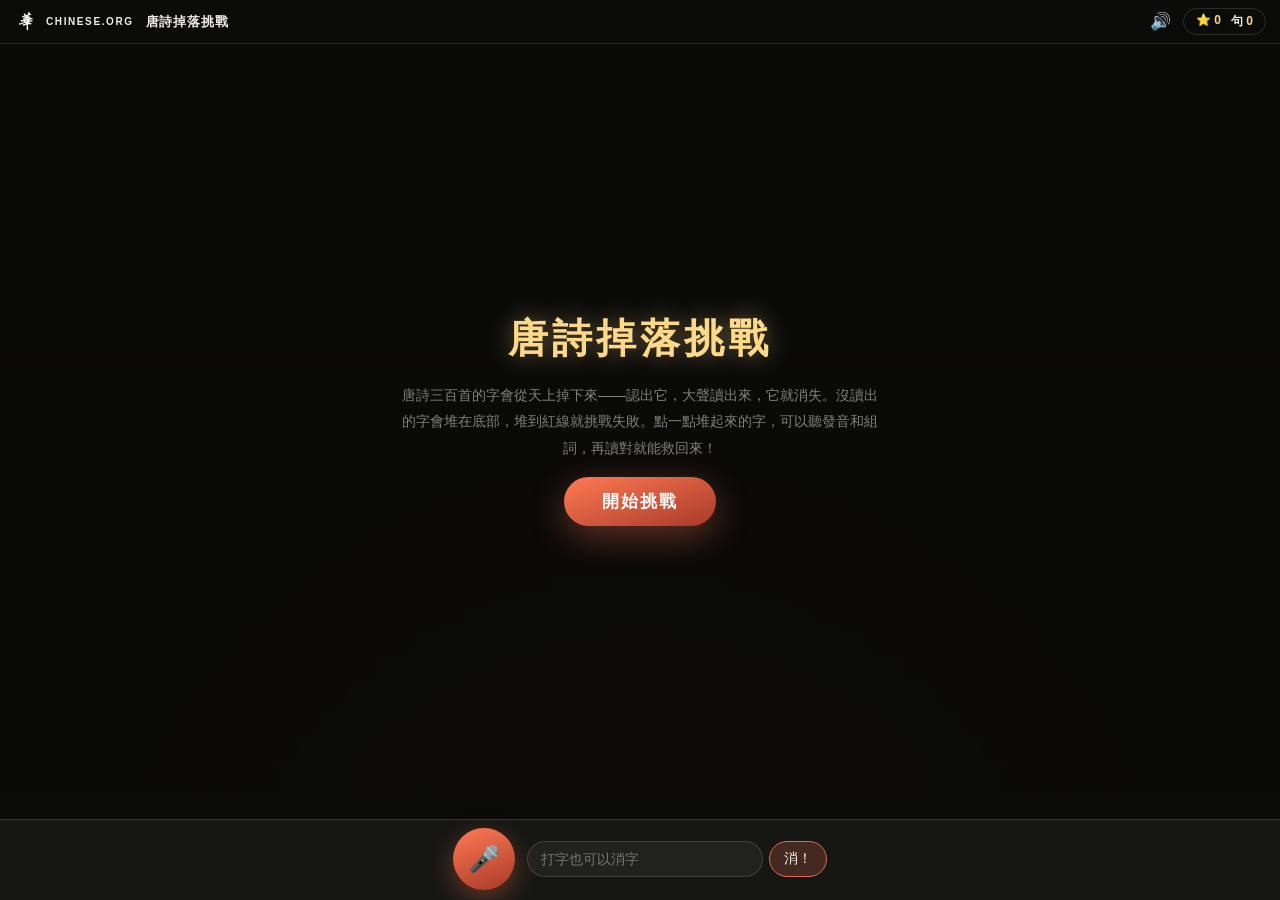
<file: poem.html>
<!doctype html>
<html lang="zh-Hans">
<head>
  <meta charset="utf-8">
  <meta name="viewport" content="width=device-width, initial-scale=1, viewport-fit=cover">
  <title>唐詩掉落挑戰 — Chinese.org</title>
  <meta name="description" content="唐詩三百首的字從天而降，讀出它就能消掉；沒讀出的字堆在底部，堆到頂就挑戰失敗。點方塊聽發音和組詞，再讀對就能救回來。">
  <meta name="theme-color" content="#0b0b0a">
  <meta property="og:title" content="唐詩掉落挑戰 — Chinese.org">
  <meta property="og:description" content="唐詩的字從天而降，開口讀對就能消掉！">
  <meta property="og:image" content="https://chinese.org/assets/og-premium.png">
  <meta property="og:type" content="website">
  <meta property="og:url" content="https://chinese.org/poem.html">
  <link rel="icon" href="assets/logo-hua.png" type="image/png">
  <style>
    :root {
      --ink: #0b0b0a;
      --ink-soft: #161714;
      --paper: #f1eee6;
      --coral: #e36a4c;
      --gold: #c39a54;
      --led-gold: #ffd98a;
      --led-red: #ff4b33;
      --jade: #7fd8b8;
      --muted: rgba(241, 238, 230, .52);
      --line: rgba(241, 238, 230, .14);
    }

    * { box-sizing: border-box; margin: 0; padding: 0; }

    html, body { height: 100%; }

    body {
      display: flex;
      flex-direction: column;
      height: 100dvh;
      overflow: hidden;
      background: var(--ink);
      color: var(--paper);
      font-family: "Avenir Next", "PingFang SC", "PingFang TC", "Hiragino Sans", sans-serif;
      -webkit-font-smoothing: antialiased;
    }

    button { font: inherit; color: inherit; background: none; border: none; cursor: pointer; }

    /* ---------- top bar ---------- */
    .bar {
      display: flex;
      align-items: center;
      gap: 12px;
      padding: 8px 14px;
      padding-top: calc(8px + env(safe-area-inset-top));
      border-bottom: 1px solid var(--line);
      background: rgba(11, 11, 10, .92);
      z-index: 20;
    }

    .bar-brand {
      display: flex;
      align-items: center;
      gap: 8px;
      color: var(--paper);
      text-decoration: none;
    }

    .bar-brand img { width: 24px; height: 24px; filter: invert(1); }

    .bar-brand strong { font-size: 10px; font-weight: 800; letter-spacing: .16em; }

    .bar-title {
      flex: 1;
      font-size: 13px;
      font-weight: 700;
      letter-spacing: .06em;
      white-space: nowrap;
      overflow: hidden;
      text-overflow: ellipsis;
    }

    .score-pill {
      display: flex;
      gap: 10px;
      padding: 4px 12px;
      border: 1px solid var(--line);
      border-radius: 999px;
      font-size: 12px;
      font-weight: 700;
      white-space: nowrap;
    }

    .score-pill b { color: var(--led-gold); }

    /* ---------- stage ---------- */
    .stage {
      position: relative;
      flex: 1;
      min-height: 0;
      overflow: hidden;
      background:
        radial-gradient(circle at 50% 130%, rgba(227, 106, 76, .14), transparent 55%),
        var(--ink);
    }

    .stage::before {
      content: "";
      position: absolute;
      inset: 0;
      z-index: 1;
      pointer-events: none;
      background-image: radial-gradient(circle, rgba(255, 255, 255, .05) 1px, transparent 1.5px);
      background-size: 13px 13px;
    }

    .line-banner {
      position: absolute;
      top: 10px;
      left: 50%;
      transform: translateX(-50%);
      z-index: 6;
      max-width: 94%;
      padding: 12px 26px;
      border: 1px solid rgba(195, 154, 84, .55);
      border-radius: 18px;
      background: rgba(11, 11, 10, .88);
      text-align: center;
      font-size: clamp(22px, 5vmin, 34px);
      font-weight: 700;
      letter-spacing: .14em;
      color: var(--led-gold);
      text-shadow: 0 0 18px rgba(255, 217, 138, .4);
      opacity: 0;
      transition: opacity 300ms ease;
    }

    .line-banner.is-visible { opacity: 1; }

    .line-banner small {
      display: block;
      margin-top: 4px;
      font-size: clamp(13px, 2.6vmin, 17px);
      font-weight: 400;
      color: var(--muted);
      letter-spacing: .08em;
    }

    .limit-line {
      position: absolute;
      left: 0;
      right: 0;
      z-index: 2;
      border-top: 2px dashed rgba(255, 75, 51, .35);
      transition: border-color 300ms ease;
    }

    .limit-line.is-danger {
      border-top-color: rgba(255, 75, 51, .95);
      animation: danger-blink 700ms ease-in-out infinite alternate;
    }

    @keyframes danger-blink {
      from { opacity: .5; }
      to { opacity: 1; }
    }

    .drop {
      position: absolute;
      top: 0;
      left: 0;
      z-index: 4;
      display: grid;
      place-items: center;
      font-weight: 800;
      color: var(--led-gold);
      text-shadow: 0 0 14px rgba(255, 217, 138, .65), 0 0 44px rgba(195, 154, 84, .4);
      will-change: transform;
    }

    .block {
      position: absolute;
      top: 0;
      left: 0;
      z-index: 3;
      display: grid;
      place-items: center;
      font-weight: 800;
      color: var(--led-red);
      text-shadow: 0 0 10px rgba(255, 75, 51, .55);
      background: rgba(255, 75, 51, .1);
      border: 1px solid rgba(255, 75, 51, .45);
      border-radius: 10px;
      cursor: pointer;
      transition: transform 180ms ease, top 180ms ease;
    }

    .block.is-primed {
      color: var(--led-gold);
      border-color: var(--gold);
      background: rgba(195, 154, 84, .18);
      animation: primed-pulse 900ms ease-in-out infinite alternate;
    }

    @keyframes primed-pulse {
      from { box-shadow: 0 0 0 0 rgba(255, 217, 138, .0); }
      to { box-shadow: 0 0 18px 2px rgba(255, 217, 138, .45); }
    }

    /* ---------- 學習卡 ---------- */
    .info-card {
      position: absolute;
      left: 50%;
      bottom: 14px;
      transform: translateX(-50%);
      z-index: 8;
      display: none;
      align-items: center;
      gap: 14px;
      max-width: 94%;
      padding: 12px 18px;
      border: 1px solid rgba(195, 154, 84, .55);
      border-radius: 16px;
      background: rgba(11, 11, 10, .92);
      backdrop-filter: blur(6px);
    }

    .info-card.is-visible { display: flex; }

    .info-card .big {
      font-size: 52px;
      font-weight: 800;
      color: var(--led-gold);
      text-shadow: 0 0 16px rgba(255, 217, 138, .5);
      line-height: 1;
    }

    .info-card .detail { min-width: 0; }

    .info-card .pinyin {
      font-size: 20px;
      font-weight: 700;
      color: var(--jade);
      letter-spacing: .06em;
    }

    .info-card .words { font-size: 15px; margin-top: 2px; color: var(--paper); }

    .info-card .source {
      margin-top: 3px;
      font-size: 12px;
      color: var(--muted);
      white-space: nowrap;
      overflow: hidden;
      text-overflow: ellipsis;
    }

    .info-card .cue {
      margin-top: 4px;
      font-size: 11px;
      color: var(--coral);
      letter-spacing: .08em;
    }

    /* ---------- 遮罩（開始 / 結束） ---------- */
    .overlay {
      position: absolute;
      inset: 0;
      z-index: 15;
      display: none;
      flex-direction: column;
      align-items: center;
      justify-content: center;
      gap: 16px;
      padding: 24px;
      text-align: center;
      background: rgba(11, 11, 10, .88);
      backdrop-filter: blur(6px);
    }

    .overlay.is-visible { display: flex; }

    .overlay h2 {
      font-size: clamp(24px, 6vmin, 40px);
      letter-spacing: .1em;
      color: var(--led-gold);
      text-shadow: 0 0 24px rgba(255, 217, 138, .4);
    }

    .overlay p { max-width: 480px; font-size: 14px; line-height: 1.9; color: var(--muted); }

    .overlay .stats { font-size: 17px; color: var(--paper); line-height: 1.9; }

    .overlay .stats b { color: var(--led-gold); font-size: 24px; }

    .review-chips {
      display: flex;
      flex-wrap: wrap;
      justify-content: center;
      gap: 8px;
      max-width: 520px;
    }

    .review-chips button {
      padding: 6px 12px;
      border: 1px solid rgba(255, 75, 51, .5);
      border-radius: 10px;
      font-size: 20px;
      font-weight: 800;
      color: var(--led-red);
      background: rgba(255, 75, 51, .08);
    }

    .cta {
      padding: 13px 38px;
      border-radius: 999px;
      background: linear-gradient(160deg, #ff7a54, #a83a28);
      font-size: 17px;
      font-weight: 800;
      letter-spacing: .12em;
      color: #fff;
      box-shadow: 0 10px 34px rgba(227, 106, 76, .4);
    }

    .cta:active { transform: scale(.96); }

    /* ---------- live + controls ---------- */
    .live {
      min-height: 26px;
      padding: 4px 14px;
      text-align: center;
      font-size: 14px;
      color: var(--muted);
      white-space: nowrap;
      overflow: hidden;
      text-overflow: ellipsis;
    }

    .live b { color: var(--led-gold); font-weight: 600; }

    .controls {
      display: flex;
      align-items: center;
      justify-content: center;
      gap: 12px;
      padding: 8px 14px calc(10px + env(safe-area-inset-bottom));
      border-top: 1px solid var(--line);
      background: var(--ink-soft);
    }

    .mic {
      position: relative;
      width: 62px;
      height: 62px;
      border-radius: 50%;
      display: grid;
      place-items: center;
      font-size: 26px;
      background: linear-gradient(160deg, #ff7a54, #a83a28);
      box-shadow: 0 8px 26px rgba(227, 106, 76, .4);
      transition: transform 150ms ease;
    }

    .mic:active { transform: scale(.94); }

    .mic[disabled] { filter: grayscale(1) brightness(.6); cursor: not-allowed; }

    .mic.is-listening::after {
      content: "";
      position: absolute;
      inset: -6px;
      border: 2px solid rgba(255, 122, 84, .8);
      border-radius: 50%;
      animation: pulse 1.4s ease-out infinite;
    }

    @keyframes pulse {
      0% { transform: scale(.92); opacity: 1; }
      100% { transform: scale(1.3); opacity: 0; }
    }

    .typebox {
      display: flex;
      flex: 1;
      max-width: 300px;
      gap: 6px;
    }

    .typebox input {
      flex: 1;
      min-width: 0;
      padding: 8px 13px;
      border: 1px solid var(--line);
      border-radius: 999px;
      background: rgba(255, 255, 255, .05);
      color: var(--paper);
      font: inherit;
      font-size: 14px;
      outline: none;
    }

    .typebox input:focus { border-color: var(--coral); }

    .typebox button {
      padding: 8px 14px;
      border-radius: 999px;
      background: rgba(227, 106, 76, .22);
      border: 1px solid var(--coral);
      font-size: 14px;
    }

    @media (max-width: 560px) {
      .bar-brand strong { display: none; }
    }
  </style>
</head>
<body>
  <header class="bar">
    <a class="bar-brand" href="index.html" aria-label="回到 Chinese.org 首頁">
      <img src="assets/logo-hua.png" alt="">
      <strong>CHINESE.ORG</strong>
    </a>
    <p class="bar-title" data-zht="唐詩掉落挑戰" data-zhs="唐诗掉落挑战" data-en="Tang Poem Drop">唐詩掉落挑戰</p>
    <a href="tts.html" style="font-size:17px;text-decoration:none" aria-label="選擇聲音">🔊</a>
    <div class="score-pill" aria-live="polite">
      <span>⭐ <b id="scoreCount">0</b></span>
      <span><span data-zht="句" data-zhs="句" data-en="Lines">句</span> <b id="lineCount">0</b></span>
    </div>
  </header>

  <main class="stage" id="stage" aria-label="遊戲舞台">
    <div class="line-banner" id="lineBanner"></div>
    <div class="limit-line" id="limitLine"></div>

    <div class="info-card" id="infoCard">
      <div class="big" id="cardChar"></div>
      <div class="detail">
        <div class="pinyin" id="cardPinyin"></div>
        <div class="words" id="cardWords"></div>
        <div class="source" id="cardSource"></div>
        <div class="cue" data-zht="跟著讀出它，就能消掉！" data-zhs="跟着读出它，就能消掉！" data-en="Read it aloud to clear it!">跟著讀出它，就能消掉！</div>
      </div>
    </div>

    <div class="overlay is-visible" id="startOverlay">
      <h2 data-zht="唐詩掉落挑戰" data-zhs="唐诗掉落挑战" data-en="Tang Poem Drop">唐詩掉落挑戰</h2>
      <p data-zht="唐詩三百首的字會從天上掉下來——認出它，大聲讀出來，它就消失。沒讀出的字會堆在底部，堆到紅線就挑戰失敗。點一點堆起來的字，可以聽發音和組詞，再讀對就能救回來！" data-zhs="唐诗三百首的字会从天上掉下来——认出它，大声读出来，它就消失。没读出的字会堆在底部，堆到红线就挑战失败。点一点堆起来的字，可以听发音和组词，再读对就能救回来！" data-en="Characters from 300 Tang poems fall from the sky. Say a character aloud to clear it. Missed characters pile up—if the pile hits the red line, the game ends. Tap a piled block to hear its sound and words, then read it to rescue it!">唐詩三百首的字會從天上掉下來——認出它，大聲讀出來，它就消失。沒讀出的字會堆在底部，堆到紅線就挑戰失敗。點一點堆起來的字，可以聽發音和組詞，再讀對就能救回來！</p>
      <button class="cta" id="startButton" type="button" data-zht="開始挑戰" data-zhs="开始挑战" data-en="Start">開始挑戰</button>
    </div>

    <div class="overlay" id="endOverlay">
      <h2 data-zht="挑戰結束！" data-zhs="挑战结束！" data-en="Challenge over!">挑戰結束！</h2>
      <div class="stats" id="endStats"></div>
      <p data-zht="這些字還沒讀出來，點一點聽聽看：" data-zhs="这些字还没读出来，点一点听听看：" data-en="These characters got away—tap to hear them:">這些字還沒讀出來，點一點聽聽看：</p>
      <div class="review-chips" id="reviewChips"></div>
      <button class="cta" id="retryButton" type="button" data-zht="再來一次" data-zhs="再来一次" data-en="Play again">再來一次</button>
    </div>
  </main>

  <p class="live" id="liveLine" aria-live="polite"></p>

  <footer class="controls">
    <button class="mic" id="micButton" type="button" aria-pressed="false" aria-label="麥克風">🎤</button>
    <form class="typebox" id="typeForm">
      <input id="typeInput" type="text" maxlength="12" autocomplete="off" placeholder="打字也可以消字">
      <button type="submit" data-zht="消！" data-zhs="消！" data-en="Go!">消！</button>
    </form>
  </footer>

  <script src="opencc-t2cn.js"></script>
  <script src="tangshi300.js"></script>
  <script src="neural-tts.js"></script>
  <script src="tangshi-info.js"></script>
  <script>
    /* ---------- UI 語言 ---------- */
    const translatable = document.querySelectorAll('[data-zht][data-zhs][data-en]');
    let language = localStorage.getItem('chinese_language') || 'zht';

    const pageStrings = {
      title: { zht: '唐詩掉落挑戰 — Chinese.org', zhs: '唐诗掉落挑战 — Chinese.org', en: 'Tang Poem Drop — Chinese.org' },
      typePlaceholder: { zht: '打字也可以消字', zhs: '打字也可以消字', en: 'Type to clear too' },
      listening: { zht: '我在聽，大聲讀出掉下來的字！', zhs: '我在听，大声读出掉下来的字！', en: 'Listening—read the falling characters aloud!' },
      heard: { zht: '聽到：', zhs: '听到：', en: 'Heard: ' },
      denied: {
        zht: '需要麥克風權限才能玩語音模式，也可以用打字。',
        zhs: '需要麦克风权限才能玩语音模式，也可以用打字。',
        en: 'Microphone access is needed for voice play. Typing works too.'
      },
      unsupported: {
        zht: '這個瀏覽器不支援語音識別，用打字框也能玩，或改用 Chrome / Safari。',
        zhs: '这个浏览器不支持语音识别，用打字框也能玩，或改用 Chrome / Safari。',
        en: 'No speech recognition here—play by typing, or use Chrome / Safari.'
      },
      statsTemplate: {
        zht: n => `消掉 <b>${n.cleared}</b> 個字 · 挑戰了 <b>${n.lines}</b> 句詩`,
        zhs: n => `消掉 <b>${n.cleared}</b> 个字 · 挑战了 <b>${n.lines}</b> 句诗`,
        en: n => `Cleared <b>${n.cleared}</b> characters · <b>${n.lines}</b> poem lines`
      }
    };

    function applyLanguage(next) {
      language = next;
      localStorage.setItem('chinese_language', language);
      translatable.forEach(el => { el.textContent = el.dataset[language]; });
      document.title = pageStrings.title[language];
      typeInput.placeholder = pageStrings.typePlaceholder[language];
    }

    /* ---------- 資料準備 ---------- */
    const toSimplified = window.OpenCC ? window.OpenCC.Converter({ from: 't', to: 'cn' }) : (t => t);
    const CHAR_INFO = window.TANGSHI_INFO || {};
    const HAN = /[㐀-鿿]/;

    // 把所有詩拆成 3-9 字的短句
    const LINES = [];
    (window.TANGSHI_300 || []).forEach(poem => {
      const title = toSimplified(poem.title || '');
      const author = toSimplified(poem.author || '');
      poem.paragraphs.forEach(paragraph => {
        toSimplified(paragraph).split(/[，。！？；：、\s]+/).forEach(clause => {
          const clean = [...clause].filter(c => HAN.test(c)).join('');
          if (clean.length >= 3 && clean.length <= 9) LINES.push({ text: clean, title, author });
        });
      });
    });

    function tonelessSet(char) {
      const info = CHAR_INFO[char];
      if (!info) return null;
      return info.p.map(p => p.normalize('NFD').replace(/[̀-ͯ]/g, ''));
    }

    function sameSound(a, b) {
      if (a === b) return true;
      const pa = tonelessSet(a);
      const pb = tonelessSet(b);
      if (!pa || !pb) return false;
      return pa.some(p => pb.includes(p));
    }

    /* ---------- DOM ---------- */
    const stage = document.getElementById('stage');
    const lineBanner = document.getElementById('lineBanner');
    const limitLine = document.getElementById('limitLine');
    const infoCard = document.getElementById('infoCard');
    const startOverlay = document.getElementById('startOverlay');
    const endOverlay = document.getElementById('endOverlay');
    const liveLine = document.getElementById('liveLine');
    const micButton = document.getElementById('micButton');
    const typeForm = document.getElementById('typeForm');
    const typeInput = document.getElementById('typeInput');

    /* ---------- 遊戲狀態 ---------- */
    const game = {
      running: false,
      listening: false,
      score: 0,
      cleared: 0,
      linesPlayed: 0,
      drops: [],            // 掉落中 {char, col, y, speed, el, line}
      pile: [],             // 每欄的方塊堆 [{char, el, line}]
      queue: [],            // 當前句待掉的字
      lineOrder: [],
      lineIndex: 0,
      currentLine: null,
      fallSpeed: 46,        // px/s
      spawnGap: 2000,       // ms
      nextSpawnAt: 0,
      blockSize: 52,
      columns: 8,
      originX: 0,
      limitRatio: 0.42      // 紅線距頂比例
    };

    function shuffle(list) {
      for (let i = list.length - 1; i > 0; i -= 1) {
        const j = Math.floor(Math.random() * (i + 1));
        [list[i], list[j]] = [list[j], list[i]];
      }
      return list;
    }

    function layoutStage() {
      const width = stage.clientWidth;
      game.blockSize = Math.max(42, Math.min(64, Math.floor(width / 8)));
      game.columns = Math.floor(width / game.blockSize);
      game.originX = Math.floor((width - game.columns * game.blockSize) / 2);
      while (game.pile.length < game.columns) game.pile.push([]);
      limitLine.style.top = `${Math.round(stage.clientHeight * game.limitRatio)}px`;
    }

    function colX(col) { return game.originX + col * game.blockSize; }

    function pileTopY(col) {
      return stage.clientHeight - game.pile[col].length * game.blockSize;
    }

    function updateScore() {
      document.getElementById('scoreCount').textContent = game.score;
      document.getElementById('lineCount').textContent = game.linesPlayed;
    }

    /* ---------- 句子與掉落 ---------- */
    function nextLine() {
      if (!game.lineOrder.length) game.lineOrder = shuffle([...LINES.keys()]);
      const line = LINES[game.lineOrder[game.lineIndex % game.lineOrder.length]];
      game.lineIndex += 1;
      game.linesPlayed += 1;
      game.currentLine = line;
      game.queue = [...line.text];
      lineBanner.innerHTML = '';
      lineBanner.append(line.text);
      const small = document.createElement('small');
      small.textContent = `${line.author}《${line.title}》`;
      lineBanner.append(small);
      lineBanner.classList.add('is-visible');
      // 每兩句加一點速度
      if (game.linesPlayed % 2 === 0) {
        game.fallSpeed = Math.min(120, game.fallSpeed * 1.07);
        game.spawnGap = Math.max(1150, game.spawnGap - 90);
      }
      updateScore();
    }

    function spawnDrop(now) {
      if (!game.queue.length) return;
      const char = game.queue.shift();
      const col = Math.floor(Math.random() * game.columns);
      const el = document.createElement('div');
      el.className = 'drop';
      el.textContent = char;
      el.style.width = `${game.blockSize}px`;
      el.style.height = `${game.blockSize}px`;
      el.style.fontSize = `${Math.round(game.blockSize * 0.78)}px`;
      stage.append(el);
      game.drops.push({ char, col, y: -game.blockSize, speed: game.fallSpeed, el, line: game.currentLine });
      game.nextSpawnAt = now + game.spawnGap;
      if (!game.queue.length) game.nextSpawnAt = now + game.spawnGap + 1600; // 句間停頓
    }

    /* ---------- 主迴圈 ---------- */
    let lastTick = 0;

    function tick(now) {
      if (!game.running) return;
      const dt = Math.min(50, now - lastTick) / 1000;
      lastTick = now;

      if (now >= game.nextSpawnAt) {
        if (game.queue.length) spawnDrop(now);
        else nextLine();
      }

      for (let i = game.drops.length - 1; i >= 0; i -= 1) {
        const drop = game.drops[i];
        drop.y += drop.speed * dt;
        const floor = pileTopY(drop.col) - game.blockSize;
        if (drop.y >= floor) {
          game.drops.splice(i, 1);
          landDrop(drop);
        } else {
          drop.el.style.transform = `translate(${colX(drop.col)}px, ${Math.round(drop.y)}px)`;
        }
      }

      requestAnimationFrame(tick);
    }

    function landDrop(drop) {
      const column = game.pile[drop.col];
      drop.el.classList.remove('drop');
      drop.el.classList.add('block');
      column.push({ char: drop.char, el: drop.el, line: drop.line });
      restackColumn(drop.col);
      drop.el.addEventListener('pointerdown', event => {
        event.stopPropagation();
        primeBlock(drop.char, drop.el, drop.line);
      });
      checkDanger();
    }

    function restackColumn(col) {
      game.pile[col].forEach((block, index) => {
        block.el.style.width = `${game.blockSize}px`;
        block.el.style.height = `${game.blockSize}px`;
        block.el.style.fontSize = `${Math.round(game.blockSize * 0.72)}px`;
        block.el.style.transform = 'none';
        block.el.style.left = `${colX(col)}px`;
        block.el.style.top = `${stage.clientHeight - (index + 1) * game.blockSize}px`;
      });
    }

    function checkDanger() {
      const limitY = stage.clientHeight * game.limitRatio;
      let danger = false;
      for (let col = 0; col < game.columns; col += 1) {
        const top = pileTopY(col);
        if (top <= limitY) { endGame(); return; }
        if (top <= limitY + game.blockSize * 1.5) danger = true;
      }
      limitLine.classList.toggle('is-danger', danger);
    }

    /* ---------- 消字判定 ---------- */
    function burst(el) {
      const anim = el.animate(
        [
          { transform: `${getComputedStyle(el).transform === 'none' ? '' : getComputedStyle(el).transform} scale(1)`, opacity: 1 },
          { transform: `${getComputedStyle(el).transform === 'none' ? '' : getComputedStyle(el).transform} scale(1.6)`, opacity: 0 }
        ],
        { duration: 240, easing: 'ease-out' }
      );
      anim.onfinish = () => el.remove();
    }

    function matchChar(char) {
      // 先消掉落中的（最低的優先）
      let bestIndex = -1;
      let bestY = -Infinity;
      game.drops.forEach((drop, index) => {
        if (sameSound(drop.char, char) && drop.y > bestY) { bestY = drop.y; bestIndex = index; }
      });
      if (bestIndex !== -1) {
        const [drop] = game.drops.splice(bestIndex, 1);
        burst(drop.el);
        game.score += 2;
        game.cleared += 1;
        updateScore();
        return true;
      }
      // 再救底部堆積的（從最高的欄頂開始）
      for (let col = 0; col < game.columns; col += 1) {
        const column = game.pile[col];
        for (let index = column.length - 1; index >= 0; index -= 1) {
          if (sameSound(column[index].char, char)) {
            const [block] = column.splice(index, 1);
            burst(block.el);
            restackColumn(col);
            game.score += 1;
            game.cleared += 1;
            updateScore();
            hideCard();
            checkDanger();
            return true;
          }
        }
      }
      return false;
    }

    function processText(text) {
      if (!game.running) return;
      [...text].filter(c => HAN.test(c)).forEach(matchChar);
    }

    /* ---------- 學習卡 ---------- */
    let cardTimer = null;
    let primedEl = null;

    function primeBlock(char, el, line) {
      if (primedEl) primedEl.classList.remove('is-primed');
      primedEl = el;
      el.classList.add('is-primed');
      const info = CHAR_INFO[char] || { p: [], w: [] };
      document.getElementById('cardChar').textContent = char;
      document.getElementById('cardPinyin').textContent = info.p[0] || '';
      document.getElementById('cardWords').textContent = info.w.join(' · ');
      document.getElementById('cardSource').textContent = line ? `${line.text} — ${line.author}《${line.title}》` : '';
      infoCard.classList.add('is-visible');
      clearTimeout(cardTimer);
      cardTimer = setTimeout(hideCard, 8000);
      speakText([char, ...(info.w.length ? [info.w.join('，')] : [])].join('。'));
    }

    function hideCard() {
      infoCard.classList.remove('is-visible');
      if (primedEl) { primedEl.classList.remove('is-primed'); primedEl = null; }
    }

    /* ---------- 朗讀（與 speak.html 相同的穩定版） ---------- */
    let resumeAfterSpeech = false;
    let speakTimer = null;
    let resumeTimer = null;
    let currentUtterance = null;
    let ttsVoices = [];
    let ttsUnlocked = false;

    if ('speechSynthesis' in window) {
      const loadVoices = () => { ttsVoices = window.speechSynthesis.getVoices(); };
      loadVoices();
      window.speechSynthesis.cancel(); // 清掉可能卡死的舊隊列
      window.speechSynthesis.addEventListener('voiceschanged', loadVoices);
    }

    // 按瀏覽器挑可靠又自然的中文語音：
    // Chrome 只信 Google 語音（系統增強版在 Chrome 裡會靜音）；Edge 用 Neural；Safari 用增強版/Siri

    // 使用者在 tts.html 親自選定的聲音優先；'default' 表示強制瀏覽器預設
    function resolveVoice() {
      const stored = localStorage.getItem('chinese_tts_voice');
      if (stored === 'default') return null;
      if (stored) {
        const match = ttsVoices.find(v => v.name === stored);
        if (match) return match;
      }
      return bestZhVoice();
    }

    const BAD_VOICES = new Set();

    function bestZhVoice() {
      const ua = navigator.userAgent;
      const isEdge = /Edg\//.test(ua);
      const isChrome = /Chrome\//.test(ua) && !isEdge;
      const score = v => {
        const n = v.name.toLowerCase();
        let s = 0;
        if (isEdge && /natural|neural|online/.test(n)) s += 100;
        if (isChrome) {
          if (/google/.test(n)) s += 100;
          if (/enhanced|premium|natural|neural|siri/.test(n)) s -= 60;
        } else {
          if (/enhanced|premium/.test(n)) s += 30;
          if (/siri/.test(n)) s += 25;
        }
        if (/xiaoxiao|xiaoyi|yunxi|yunyang|yunjian/.test(n)) s += 20;
        if (/tingting|婷婷|meijia|美嘉|sinji/.test(n)) s += 10;
        if (/^zh[-_]cn/i.test(v.lang)) s += 8;
        return s;
      };
      return ttsVoices
        .filter(v => v.lang.toLowerCase().startsWith('zh') && !BAD_VOICES.has(v.name))
        .sort((a, b) => score(b) - score(a))[0] || null;
    }

    function unlockTTS() {
      window.NeuralTTS?.unlock();
      if (ttsUnlocked || !('speechSynthesis' in window)) return;
      ttsUnlocked = true;
      const utterance = new SpeechSynthesisUtterance(' ');
      utterance.volume = 0;
      window.speechSynthesis.speak(utterance);
    }

    function speakText(text) {
      if (!text) return;
      // 神經語音（曉曉）優先，失敗自動回退瀏覽器語音
      if (window.NeuralTTS && window.NeuralTTS.enabled) {
        if ('speechSynthesis' in window) window.speechSynthesis.cancel();
        if (game.listening && recognition && !resumeAfterSpeech) {
          resumeAfterSpeech = true;
          recognition.abort();
        }
        const finish = () => {
          clearTimeout(resumeTimer);
          resumeTimer = setTimeout(() => {
            if (resumeAfterSpeech && game.listening) {
              resumeAfterSpeech = false;
              try { startRecognition(); } catch { stopListening(); }
            }
          }, 300);
        };
        window.NeuralTTS.speak(text).then(finish).catch(() => {
          window.NeuralTTS.markFailure();
          browserSpeak(text);
        });
        return;
      }
      browserSpeak(text);
    }

    function browserSpeak(text) {
      if (!('speechSynthesis' in window) || !text) return;
      const synth = window.speechSynthesis;
      let justAborted = false;
      if (game.listening && recognition && !resumeAfterSpeech) {
        resumeAfterSpeech = true;
        justAborted = true;
        recognition.abort();
      }
      const utterance = new SpeechSynthesisUtterance(text);
      utterance.lang = 'zh-CN';
      const voice = resolveVoice();
      if (voice) utterance.voice = voice;
      utterance.rate = 0.95;
      utterance.volume = 1;
      currentUtterance = utterance;
      const finish = () => {
        clearTimeout(resumeTimer);
        resumeTimer = setTimeout(() => {
          if (resumeAfterSpeech && game.listening && !synth.speaking && !synth.pending) {
            resumeAfterSpeech = false;
            try { startRecognition(); } catch { stopListening(); }
          }
        }, 300);
      };
      utterance.onend = finish;
      utterance.onerror = finish;
      const go = () => {
        synth.resume();
        let started = false;
        utterance.onstart = () => { started = true; };
        synth.speak(utterance);
        // 所選語音靜音時（Chrome + 系統增強版），2 秒自動拉黑並換預設語音重讀
        setTimeout(() => {
          if (started) return;
          if (utterance.voice) BAD_VOICES.add(utterance.voice.name);
          synth.cancel();
          const retry = new SpeechSynthesisUtterance(text);
          retry.lang = utterance.lang;
          retry.rate = utterance.rate;
          retry.volume = 1;
          retry.onend = finish;
          retry.onerror = finish;
          currentUtterance = retry;
          synth.speak(retry);
        }, 2000);
      };
      clearTimeout(speakTimer);
      if (synth.speaking || synth.pending) {
        synth.cancel();
        speakTimer = setTimeout(go, 100);
      } else if (justAborted) {
        speakTimer = setTimeout(go, 180);
      } else {
        go();
      }
      finish();
    }

    /* ---------- 語音識別 ---------- */
    const SpeechRecognition = window.SpeechRecognition || window.webkitSpeechRecognition;
    let recognition = null;
    let prevInterim = '';

    function setLive(text, highlight) {
      liveLine.innerHTML = '';
      if (highlight) {
        const b = document.createElement('b');
        b.textContent = highlight;
        liveLine.append(text, b);
      } else {
        liveLine.textContent = text;
      }
    }

    function startRecognition() {
      recognition = new SpeechRecognition();
      recognition.lang = 'zh-CN';
      recognition.continuous = true;
      recognition.interimResults = true;
      prevInterim = '';

      recognition.onresult = event => {
        let interim = '';
        for (let i = event.resultIndex; i < event.results.length; i += 1) {
          const result = event.results[i];
          const text = result[0].transcript.trim();
          if (!text) continue;
          if (result.isFinal) {
            const fresh = text.startsWith(prevInterim) ? text.slice(prevInterim.length) : text;
            processText(fresh || text);
            prevInterim = '';
          } else {
            interim = text;
          }
        }
        if (interim) {
          const fresh = interim.startsWith(prevInterim) ? interim.slice(prevInterim.length) : interim;
          processText(fresh);
          prevInterim = interim;
          setLive(pageStrings.heard[language], interim);
        }
      };

      recognition.onerror = event => {
        if (event.error === 'not-allowed' || event.error === 'service-not-allowed') {
          stopListening();
          setLive(pageStrings.denied[language]);
        }
      };

      recognition.onend = () => {
        if (game.listening && !resumeAfterSpeech) {
          try { startRecognition(); } catch { stopListening(); }
        }
      };

      recognition.start();
    }

    function startListening() {
      if (!SpeechRecognition || game.listening) return;
      game.listening = true;
      micButton.classList.add('is-listening');
      micButton.setAttribute('aria-pressed', 'true');
      setLive(pageStrings.listening[language]);
      try { startRecognition(); } catch { stopListening(); }
    }

    function stopListening() {
      game.listening = false;
      micButton.classList.remove('is-listening');
      micButton.setAttribute('aria-pressed', 'false');
      if (recognition) { recognition.onend = null; recognition.abort(); }
      setLive('');
    }

    micButton.addEventListener('click', () => {
      unlockTTS();
      if (game.listening) stopListening();
      else startListening();
    });

    if (!SpeechRecognition) {
      micButton.disabled = true;
      setLive(pageStrings.unsupported[language]);
    }

    document.addEventListener('visibilitychange', () => {
      if (document.hidden && game.listening) stopListening();
    });

    /* ---------- 開始 / 結束 ---------- */
    function resetGame() {
      game.drops.forEach(drop => drop.el.remove());
      game.pile.forEach(column => column.forEach(block => block.el.remove()));
      game.drops = [];
      game.pile = [];
      game.queue = [];
      game.score = 0;
      game.cleared = 0;
      game.linesPlayed = 0;
      game.fallSpeed = 46;
      game.spawnGap = 2000;
      game.currentLine = null;
      hideCard();
      limitLine.classList.remove('is-danger');
      layoutStage();
      updateScore();
    }

    function startGame() {
      resetGame();
      startOverlay.classList.remove('is-visible');
      endOverlay.classList.remove('is-visible');
      game.running = true;
      lastTick = performance.now();
      game.nextSpawnAt = lastTick + 600;
      nextLine();
      requestAnimationFrame(tick);
    }

    function endGame() {
      if (!game.running) return;
      game.running = false;
      const leftovers = [...new Set(game.pile.flatMap(column => column.map(block => block.char)))];
      document.getElementById('endStats').innerHTML =
        pageStrings.statsTemplate[language]({ cleared: game.cleared, lines: game.linesPlayed });
      const chips = document.getElementById('reviewChips');
      chips.innerHTML = '';
      leftovers.slice(0, 24).forEach(char => {
        const chip = document.createElement('button');
        chip.type = 'button';
        const info = CHAR_INFO[char] || { p: [], w: [] };
        chip.textContent = char;
        chip.addEventListener('click', () => {
          speakText([char, ...(info.w.length ? [info.w.join('，')] : [])].join('。'));
        });
        chips.append(chip);
      });
      endOverlay.classList.add('is-visible');
    }

    document.getElementById('startButton').addEventListener('click', () => {
      unlockTTS();
      startGame();
      startListening();
    });

    document.getElementById('retryButton').addEventListener('click', () => {
      unlockTTS();
      startGame();
      if (!game.listening) startListening();
    });

    typeForm.addEventListener('submit', event => {
      event.preventDefault();
      unlockTTS();
      const text = typeInput.value.trim();
      if (text) processText(text);
      typeInput.value = '';
    });

    window.addEventListener('resize', () => {
      layoutStage();
      for (let col = 0; col < game.columns; col += 1) restackColumn(col);
    });

    layoutStage();
    applyLanguage(language);
  </script>
</body>
</html>
</file>
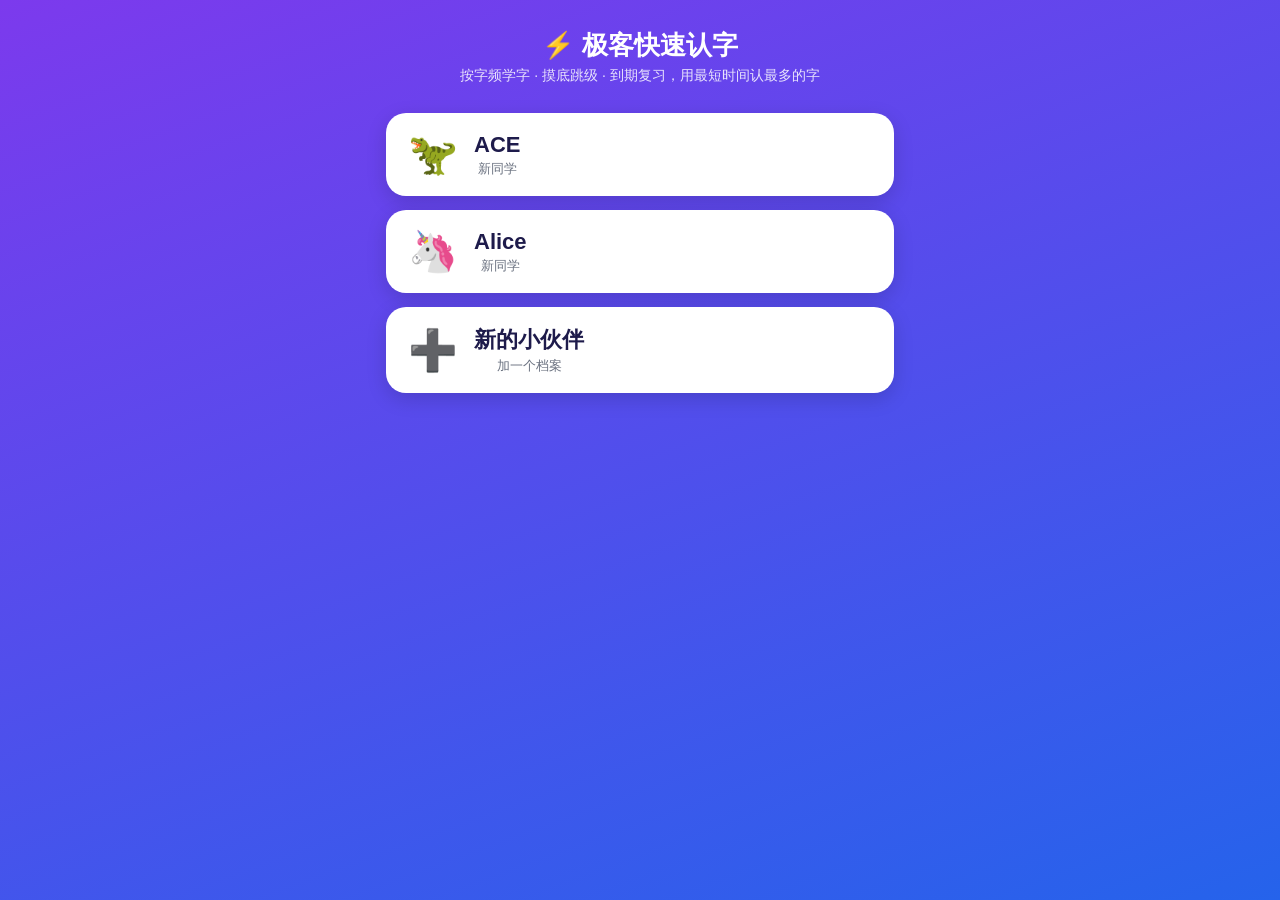
<file: rz.html>
<!DOCTYPE html>
<html lang="zh-CN">
<head>
<meta charset="UTF-8">
<meta name="viewport" content="width=device-width, initial-scale=1.0, user-scalable=no">
<title>极客快速认字 ⚡</title>
<link rel="icon" href="favicon.svg">
<style>
/* 自托管楷体子集（霞鹜文楷 GB 版 Medium，OFL 授权，按国标字形，只含本应用用到的字）：
   iPad/iPhone 系统不带楷体，靠它保证字卡是课本样式的楷书 */
@font-face {
  font-family: 'KaiZi';
  src: url('assets/kaizi.woff2?v=6') format('woff2');
  font-display: swap;
}
:root {
  --bg1: #7c3aed; --bg2: #2563eb;
  --card: #ffffff; --ink: #1e1b4b; --muted: #6b7280;
  --green: #22c55e; --red: #ef4444; --gold: #f59e0b;
  --accent: #7c3aed;
}
* { margin: 0; padding: 0; box-sizing: border-box; -webkit-tap-highlight-color: transparent; }
html, body { height: 100%; }
body {
  font-family: -apple-system, "PingFang SC", "Microsoft YaHei", sans-serif;
  background: linear-gradient(160deg, var(--bg1), var(--bg2));
  color: var(--ink);
  display: flex; justify-content: center;
  min-height: 100dvh;
  user-select: none; -webkit-user-select: none;
}
.app { width: 100%; max-width: 540px; padding: 16px 16px 32px; display: flex; flex-direction: column; }
.screen { display: none; flex: 1; flex-direction: column; }
.screen.active { display: flex; }
.card { background: var(--card); border-radius: 24px; padding: 20px; box-shadow: 0 8px 30px rgba(0,0,0,.18); }
h1 { font-size: 26px; color: #fff; text-align: center; margin: 12px 0 4px; }
.sub { color: rgba(255,255,255,.85); text-align: center; font-size: 14px; margin-bottom: 20px; }
button { font-family: inherit; border: none; cursor: pointer; }

/* 档案选择 */
.profiles { display: flex; flex-direction: column; gap: 14px; margin-top: 8px; }
.profile-btn {
  display: flex; align-items: center; gap: 16px; width: 100%;
  background: var(--card); border-radius: 20px; padding: 18px 22px;
  font-size: 22px; font-weight: 700; color: var(--ink);
  box-shadow: 0 6px 20px rgba(0,0,0,.15); transition: transform .1s;
}
.profile-btn:active { transform: scale(.97); }
.profile-btn .avatar { font-size: 40px; }
.profile-btn .meta { font-size: 13px; font-weight: 400; color: var(--muted); margin-top: 2px; }

/* 首页 */
.home-head { display: flex; align-items: center; justify-content: space-between; color: #fff; margin-bottom: 14px; }
.home-head .who { display: flex; align-items: center; gap: 10px; font-size: 20px; font-weight: 800; }
.home-head .who span.avatar { font-size: 30px; }
.switch-btn { background: rgba(255,255,255,.2); color: #fff; border-radius: 12px; padding: 8px 12px; font-size: 13px; }
.stat-card { text-align: center; margin-bottom: 14px; }
.big-num { font-size: 54px; font-weight: 900; color: var(--accent); line-height: 1.1; }
.big-num small { font-size: 18px; color: var(--muted); font-weight: 600; }
.coverage { font-size: 15px; color: var(--muted); margin-top: 4px; }
.coverage b { color: var(--ink); }
.cover-bar { height: 12px; border-radius: 6px; background: #eef2ff; margin-top: 10px; overflow: hidden; }
.cover-bar > div { height: 100%; border-radius: 6px; background: linear-gradient(90deg, #a78bfa, #7c3aed); transition: width .6s; }
.actions { display: flex; flex-direction: column; gap: 12px; margin: 14px 0; }
.action-btn {
  display: flex; align-items: center; justify-content: center; gap: 10px;
  padding: 18px; border-radius: 20px; font-size: 20px; font-weight: 800; color: #fff;
  box-shadow: 0 6px 18px rgba(0,0,0,.2); transition: transform .1s;
}
.action-btn:active { transform: scale(.97); }
.action-btn.learn { background: linear-gradient(135deg, #f59e0b, #f97316); }
.action-btn.review { background: linear-gradient(135deg, #10b981, #059669); }
.action-btn.place { background: linear-gradient(135deg, #ec4899, #db2777); }
.action-btn .badge { background: rgba(255,255,255,.3); border-radius: 999px; padding: 2px 10px; font-size: 15px; }
.bands { display: flex; flex-direction: column; gap: 8px; }
.band-row { display: flex; align-items: center; gap: 10px; font-size: 14px; cursor: pointer; border-radius: 10px; padding: 3px 6px; }
.band-row:active { background: #eef2ff; }
.band-hint { font-size: 12px; color: var(--muted); text-align: center; margin-top: 10px; }
.sec-title { font-weight: 800; font-size: 15px; margin-bottom: 10px; }
.sec-title small { font-weight: 400; font-size: 11px; color: var(--muted); }

/* 读原文 */
.read-text {
  flex: 1; display: flex; align-items: center; justify-content: center;
  font-family: "KaiZi", "Kaiti SC", "KaiTi", "STKaiti", serif;
  font-size: clamp(26px, 7vw, 40px); line-height: 2; text-align: center;
  padding: 10px 4px; white-space: pre-line;
}
.sheet-row {
  display: flex; align-items: center; gap: 8px; width: 100%;
  padding: 13px 14px; border-radius: 14px; font-size: 16px; font-weight: 700;
  background: #f4f4fb; color: var(--ink); text-align: left;
}
.sheet-row .st { margin-left: auto; font-size: 12px; font-weight: 600; color: var(--muted); white-space: nowrap; }
.sheet-row.ok { background: #ecfdf5; }
.sheet-row.ok .st { color: #059669; }
.pack-group { font-size: 11px; font-weight: 800; color: var(--muted); letter-spacing: 2px; margin: 6px 0 -2px; }
.pack-group:first-child { margin-top: 0; }
.band-row .bname { width: 92px; font-weight: 700; }
.band-row .bbar { flex: 1; height: 10px; background: #eef2ff; border-radius: 5px; overflow: hidden; }
.band-row .bbar > div { height: 100%; background: linear-gradient(90deg, #34d399, #10b981); border-radius: 5px; }
.band-row .bnum { width: 70px; text-align: right; color: var(--muted); font-size: 12px; }
.method-note { color: rgba(255,255,255,.75); font-size: 12px; text-align: center; margin-top: 14px; line-height: 1.7; }

/* 顶部条（学习/测验内） */
.topbar { display: flex; align-items: center; justify-content: space-between; color: #fff; margin-bottom: 12px; }
.topbar .back { background: rgba(255,255,255,.2); color: #fff; border-radius: 12px; padding: 8px 14px; font-size: 14px; }
.topbar .title { font-weight: 800; font-size: 17px; }
.topbar .count { background: rgba(255,255,255,.2); border-radius: 999px; padding: 4px 12px; font-size: 14px; }

/* 闪认 */
.flash-card { flex: 1; display: flex; flex-direction: column; align-items: center; justify-content: center; text-align: center; }
.flash-char {
  font-family: "KaiZi", "Kaiti SC", "KaiTi", "STKaiti", serif;
  font-size: min(52vw, 240px); font-weight: 700; line-height: 1.15; color: var(--ink);
}
.flash-py { font-size: 26px; color: var(--accent); font-weight: 700; margin-top: 2px; }
.flash-word { font-size: 24px; color: var(--muted); margin-top: 8px; }
.flash-btns { display: flex; gap: 12px; margin-top: 20px; width: 100%; }
.flash-btns button { flex: 1; padding: 16px; border-radius: 18px; font-size: 19px; font-weight: 800; }
.btn-listen { background: #eef2ff; color: var(--accent); }
.btn-next { background: linear-gradient(135deg, #7c3aed, #6d28d9); color: #fff; }

/* 测验 */
.quiz-question { text-align: center; margin: 8px 0 16px; }
.quiz-speaker {
  width: 96px; height: 96px; border-radius: 50%; font-size: 44px;
  background: var(--card); box-shadow: 0 6px 20px rgba(0,0,0,.2);
  animation: breathe 1.6s ease-in-out infinite;
}
@keyframes breathe { 0%,100% { transform: scale(1); } 50% { transform: scale(1.08); } }
.quiz-tip { color: rgba(255,255,255,.85); font-size: 14px; margin-top: 10px; }
.quiz-grid { display: grid; grid-template-columns: 1fr 1fr; gap: 14px; }
.quiz-opt {
  aspect-ratio: 1; border-radius: 22px; background: var(--card);
  font-family: "KaiZi", "Kaiti SC", "KaiTi", "STKaiti", serif;
  font-size: min(22vw, 96px); font-weight: 700; color: var(--ink);
  box-shadow: 0 6px 18px rgba(0,0,0,.15); transition: transform .1s;
}
.quiz-opt:active { transform: scale(.96); }
.quiz-opt.good { background: var(--green); color: #fff; }
.quiz-opt.bad { background: var(--red); color: #fff; animation: shake .35s; }
.quiz-opt.reveal { outline: 5px solid var(--gold); }
@keyframes shake { 0%,100% { transform: translateX(0); } 25% { transform: translateX(-8px); } 75% { transform: translateX(8px); } }
.dots { display: flex; justify-content: center; gap: 6px; margin-top: 16px; flex-wrap: wrap; }
.dot { width: 10px; height: 10px; border-radius: 50%; background: rgba(255,255,255,.35); }
.dot.on { background: #fff; }
.dot.err { background: var(--gold); }

/* 结算 */
.result-card { text-align: center; margin: auto 0; }
.stars { font-size: 52px; letter-spacing: 6px; margin: 6px 0; }
.result-title { font-size: 26px; font-weight: 900; }
.result-stats { display: flex; justify-content: center; gap: 22px; margin: 18px 0; }
.result-stats .item .v { font-size: 30px; font-weight: 900; color: var(--accent); }
.result-stats .item .k { font-size: 13px; color: var(--muted); margin-top: 2px; }
.result-btns { display: flex; gap: 12px; }
.result-btns button { flex: 1; padding: 16px; border-radius: 18px; font-size: 18px; font-weight: 800; }
.btn-again { background: linear-gradient(135deg, #f59e0b, #f97316); color: #fff; }
.btn-home { background: #eef2ff; color: var(--accent); }

/* 摸底 */
.place-intro { text-align: center; margin: auto 0; }
.place-intro .emoji { font-size: 64px; }
.place-intro h2 { font-size: 24px; margin: 10px 0; }
.place-intro p { color: var(--muted); font-size: 15px; line-height: 1.8; }
.place-band-tag { display: inline-block; background: #eef2ff; color: var(--accent); border-radius: 999px; padding: 6px 16px; font-weight: 800; margin-bottom: 10px; }

/* 撒花 */
.confetti { position: fixed; inset: 0; pointer-events: none; overflow: hidden; z-index: 99; }
.confetti span { position: absolute; top: -10%; font-size: 26px; animation: fall linear forwards; }
@keyframes fall { to { transform: translateY(115vh) rotate(720deg); } }
</style>
</head>
<body>
<div class="app">

  <!-- 档案选择 -->
  <section class="screen" id="screen-profile">
    <h1>⚡ 极客快速认字</h1>
    <div class="sub">按字频学字 · 摸底跳级 · 到期复习，用最短时间认最多的字</div>
    <div class="profiles" id="profileList"></div>
  </section>

  <!-- 首页 -->
  <section class="screen" id="screen-home">
    <div class="home-head">
      <div class="who"><span class="avatar" id="homeAvatar">🦖</span><span id="homeName">ACE</span></div>
      <button class="switch-btn" id="btnSwitch">换人</button>
    </div>
    <div class="card stat-card">
      <div class="big-num"><span id="statCount">0</span><small> 字</small></div>
      <div class="coverage">已能读懂日常文字的 <b id="statCover">0%</b></div>
      <div class="cover-bar"><div id="coverFill" style="width:0%"></div></div>
    </div>
    <div class="actions">
      <button class="action-btn place" id="btnPlace">🎯 摸底测试<span class="badge">跳过已认识的字</span></button>
      <button class="action-btn learn" id="btnLearn">📚 学新字<span class="badge" id="learnBadge">8 个</span></button>
      <button class="action-btn review" id="btnReview">🔁 复习<span class="badge" id="reviewBadge">0</span></button>
    </div>
    <div class="card" style="margin-bottom:14px">
      <div class="sec-title">📖 读懂经典 <small>每认一个字，离读懂一部书更近一步</small></div>
      <div class="bands" id="packList"></div>
    </div>
    <div class="card">
      <div class="sec-title">🪜 分级识字</div>
      <div class="bands" id="bandList"></div>
      <div class="band-hint">点段位：太简单可以跳级 ⚡ 忘了可以重新学 🔄</div>
    </div>
    <div class="method-note">极客快速认知法：高频字优先（认识 1000 字 ≈ 读懂 88% 日常文字）<br>闪认曝光 → 听音抢答 → 间隔复习（记忆盒子）</div>
  </section>

  <!-- 闪认 -->
  <section class="screen" id="screen-flash">
    <div class="topbar">
      <button class="back" data-home>← 退出</button>
      <span class="title">👀 闪认新字</span>
      <span class="count" id="flashCount">1/8</span>
    </div>
    <div class="card flash-card">
      <div class="flash-char" id="flashChar">字</div>
      <div class="flash-py" id="flashPy">zì</div>
      <div class="flash-word" id="flashWord">汉字</div>
      <div class="flash-btns">
        <button class="btn-listen" id="btnReplay">🔊 再听</button>
        <button class="btn-next" id="btnFlashNext">下一个 →</button>
      </div>
    </div>
  </section>

  <!-- 听音选字 -->
  <section class="screen" id="screen-quiz">
    <div class="topbar">
      <button class="back" data-home>← 退出</button>
      <span class="title" id="quizTitle">🎧 听音选字</span>
      <span class="count" id="quizCount">1/8</span>
    </div>
    <div class="quiz-question">
      <button class="quiz-speaker" id="btnQuizPlay">🔊</button>
      <div class="quiz-tip">听声音，点出对的字</div>
    </div>
    <div class="quiz-grid" id="quizGrid"></div>
    <div class="dots" id="quizDots"></div>
  </section>

  <!-- 结算 -->
  <section class="screen" id="screen-result">
    <div class="card result-card">
      <div class="stars" id="resultStars">⭐⭐⭐</div>
      <div class="result-title" id="resultTitle">太棒了！</div>
      <div class="result-stats" id="resultStats"></div>
      <div class="result-btns">
        <button class="btn-again" id="btnAgain">再来一组 🔥</button>
        <button class="btn-home" data-home>回首页</button>
      </div>
    </div>
  </section>

  <!-- 读原文 -->
  <section class="screen" id="screen-read">
    <div class="topbar">
      <button class="back" data-home>← 退出</button>
      <span class="title" id="readTitle">名段</span>
      <span class="count" id="readFrom">📖</span>
    </div>
    <div class="card" style="flex:1;display:flex;flex-direction:column">
      <div class="read-text" id="readText"></div>
      <div class="flash-btns">
        <button class="btn-listen" id="btnReadPlay">🔊 听一遍</button>
        <button class="btn-next" id="btnReadDone">我读完啦 🎉</button>
      </div>
    </div>
  </section>

  <!-- 摸底介绍 / 段间提示 -->
  <section class="screen" id="screen-place">
    <div class="card place-intro" id="placeCard">
      <div class="emoji">🎯</div>
      <h2>摸底测试</h2>
      <p>每个段位抽查 5 个字，听声音选字。<br>答对 4 个以上，整段算你已认识，直接跳级！<br>测到不熟的段位就停，从那里开始学。</p>
      <div class="result-btns" style="margin-top:18px">
        <button class="btn-again" id="btnPlaceStart">开始 🚀</button>
        <button class="btn-home" data-home>先不测</button>
      </div>
    </div>
  </section>

</div>

<script src="renzi-data.js?v=2"></script>
<script src="renzi-packs.js?v=3"></script>
<script src="renzi-passages.js?v=3"></script>
<script src="neural-tts.js?v=2"></script>
<script>
/* ============ 数据索引 ============ */
const BANDS = window.RENZI_BANDS;
const ALL = [];
BANDS.forEach((b, bi) => b.chars.forEach(s => {
  const [ch, py, w] = s.split(' ');
  ALL.push({ ch, py, w, band: bi, rank: ALL.length });
}));
const TOTAL = ALL.length;
const BY_CH = new Map(ALL.map(c => [c.ch, c]));

/* 读懂经典系列：字按书内频次降序，认一个字直接换算成该书的可读百分比 */
const PACKS = window.RENZI_PACKS || [];
const PACK_ITEMS = new Map();
for (const p of PACKS) {
  PACK_ITEMS.set(p.id, p.chars.map(([ch, py, w, n], i) => ({ ch, py, w, n, pack: p.id, rank: i })));
}
/* 全字目录：分级字库 + 系列字（复习队列、到期判断都走这里） */
const CATALOG = new Map(BY_CH);
{
  let grank = ALL.length;
  for (const items of PACK_ITEMS.values())
    for (const it of items)
      if (!CATALOG.has(it.ch)) CATALOG.set(it.ch, { ...it, rank: grank++ });
}
function packPercent(p) {
  let got = 0;
  for (const [ch, , , n] of p.chars) { const r = rec(ch); if (r && r.b >= 2) got += n; }
  return got / p.total * 100;
}
const fmtPct = x => x >= 10 ? Math.round(x) + '%' : x.toFixed(1) + '%';

/* 覆盖率曲线（现代汉语字频累计覆盖，分段线性插值） */
const COVER = [[0,0],[100,42],[200,55],[300,64],[400,70],[500,75],[600,79],[700,82],[800,84.5],[900,86.5],[1000,88.3],[1100,89.8],[1200,91]];
function coverageOf(n) {
  for (let i = 1; i < COVER.length; i++) {
    if (n <= COVER[i][0]) {
      const [x0,y0] = COVER[i-1], [x1,y1] = COVER[i];
      return Math.round(y0 + (y1-y0) * (n-x0) / (x1-x0));
    }
  }
  return 91;
}

/* ============ 档案与进度 ============ */
const PRESET_PROFILES = [
  { name: 'ACE', avatar: '🦖' },
  { name: 'Alice', avatar: '🦄' },
];
const today = () => Math.floor(Date.now() / 864e5);
/* 记忆盒子：盒号越高记得越牢，间隔天数越长 */
const BOX_GAP = { 1: 0, 2: 1, 3: 3, 4: 7, 5: 21 };
let P = null;       // 当前进度对象
let curName = '';

function loadProfile(name) {
  curName = name;
  localStorage.setItem('renzi_current', name);
  try { P = JSON.parse(localStorage.getItem('renzi_p_' + name)) || null; } catch { P = null; }
  if (!P) P = { placementDone: false, chars: {} };
  if (!P.chars) P.chars = {};
}
function save() { localStorage.setItem('renzi_p_' + curName, JSON.stringify(P)); }
function rec(ch) { return P.chars[ch]; }
function setBox(ch, box) {
  box = Math.max(1, Math.min(5, box));
  const r = P.chars[ch] || (P.chars[ch] = { b: 0, due: 0 });
  r.b = box;
  r.due = today() + BOX_GAP[box];
}
function knownCount() { let n = 0; for (const k in P.chars) if (P.chars[k].b >= 2) n++; return n; }
function dueList() {
  const t = today();
  return [...CATALOG.values()].filter(c => { const r = rec(c.ch); return r && r.b >= 1 && r.due <= t; });
}
function newList(n) {
  return ALL.filter(c => { const r = rec(c.ch); return !r || r.b === 0; }).slice(0, n);
}
function avatarOf(name) {
  const p = PRESET_PROFILES.find(p => p.name === name);
  return p ? p.avatar : '🐼';
}

/* ============ 语音 ============ */
document.addEventListener('pointerdown', () => NeuralTTS.unlock(), { capture: true });
async function say(text) {
  try { await NeuralTTS.speak(text); }
  catch (e) {
    try {
      const u = new SpeechSynthesisUtterance(text);
      u.lang = 'zh-CN'; u.rate = 0.85;
      speechSynthesis.cancel(); speechSynthesis.speak(u);
    } catch {}
  }
}
const textOf = it => (it.w && it.w !== it.ch) ? `${it.ch}，${it.w}` : it.ch;
const sayChar = it => say(textOf(it));

/* 预载下一个字的音频：iPad 网络慢时，播放能直接命中缓存，不会超时断声 */
let prefetchEl = null;
function prefetch(it) {
  if (!it) return;
  const url = NeuralTTS.ttsUrl(textOf(it));
  if (!url) return;
  try {
    prefetchEl = prefetchEl || new Audio();
    prefetchEl.preload = 'auto';
    prefetchEl.src = url;
    prefetchEl.load();
  } catch {}
}

/* 音效（WebAudio，不打扰语音） */
let AC = null;
function tone(freq, dur, type, delay, vol) {
  try {
    AC = AC || new (window.AudioContext || window.webkitAudioContext)();
    const o = AC.createOscillator(), g = AC.createGain();
    o.type = type; o.frequency.value = freq;
    g.gain.setValueAtTime(vol, AC.currentTime + delay);
    g.gain.exponentialRampToValueAtTime(.001, AC.currentTime + delay + dur);
    o.connect(g); g.connect(AC.destination);
    o.start(AC.currentTime + delay); o.stop(AC.currentTime + delay + dur);
  } catch {}
}
const ding = () => { tone(880, .12, 'sine', 0, .25); tone(1320, .18, 'sine', .1, .25); };
const buzz = () => tone(160, .25, 'sawtooth', 0, .18);

/* ============ 屏幕切换 ============ */
function show(id) {
  document.querySelectorAll('.screen').forEach(s => s.classList.remove('active'));
  document.getElementById(id).classList.add('active');
}
document.querySelectorAll('[data-home]').forEach(b => b.onclick = () => { renderHome(); show('screen-home'); });

/* ============ 档案选择 ============ */
function renderProfiles() {
  const box = document.getElementById('profileList');
  box.innerHTML = '';
  const extras = JSON.parse(localStorage.getItem('renzi_profiles') || '[]');
  const list = [...PRESET_PROFILES, ...extras.map(n => ({ name: n, avatar: '🐼' }))];
  for (const p of list) {
    let meta = '新同学';
    try {
      const d = JSON.parse(localStorage.getItem('renzi_p_' + p.name));
      if (d) { let n = 0; for (const k in d.chars) if (d.chars[k].b >= 2) n++; meta = `已认识 ${n} 个字`; }
    } catch {}
    const btn = document.createElement('button');
    btn.className = 'profile-btn';
    btn.innerHTML = `<span class="avatar">${p.avatar}</span><span>${p.name}<div class="meta">${meta}</div></span>`;
    btn.onclick = () => { loadProfile(p.name); renderHome(); show('screen-home'); };
    box.appendChild(btn);
  }
  const add = document.createElement('button');
  add.className = 'profile-btn';
  add.innerHTML = `<span class="avatar">➕</span><span>新的小伙伴<div class="meta">加一个档案</div></span>`;
  add.onclick = () => {
    const name = prompt('小伙伴叫什么名字？');
    if (!name || !name.trim()) return;
    const extras2 = JSON.parse(localStorage.getItem('renzi_profiles') || '[]');
    if (!extras2.includes(name.trim())) { extras2.push(name.trim()); localStorage.setItem('renzi_profiles', JSON.stringify(extras2)); }
    renderProfiles();
  };
  box.appendChild(add);
}

/* ============ 首页 ============ */
function renderHome() {
  document.getElementById('homeName').textContent = curName;
  document.getElementById('homeAvatar').textContent = avatarOf(curName);
  const n = knownCount();
  document.getElementById('statCount').textContent = n;
  /* 日常覆盖率只按现代高频字库算，经典系列的古字不掺进来 */
  let bandKnown = 0;
  for (const k in P.chars) if (P.chars[k].b >= 2 && BY_CH.has(k)) bandKnown++;
  const cov = coverageOf(bandKnown);
  document.getElementById('statCover').textContent = cov + '%';
  document.getElementById('coverFill').style.width = cov + '%';
  const packBox = document.getElementById('packList');
  packBox.innerHTML = '';
  let lastGroup = null;
  for (const p of PACKS) {
    if (p.group && p.group !== lastGroup) {
      lastGroup = p.group;
      const g = document.createElement('div');
      g.className = 'pack-group';
      g.textContent = p.group;
      packBox.appendChild(g);
    }
    const pct = packPercent(p);
    const row = document.createElement('div');
    row.className = 'band-row';
    row.innerHTML = `<span class="bname">${p.emoji} ${p.title}</span><span class="bbar"><div style="width:${Math.min(100, pct)}%"></div></span><span class="bnum">${fmtPct(pct)}</span>`;
    row.onclick = () => openPackSheet(p);
    packBox.appendChild(row);
  }
  const due = dueList().length;
  document.getElementById('reviewBadge').textContent = due;
  document.getElementById('btnReview').style.opacity = due ? 1 : .55;
  const news = newList(8).length;
  document.getElementById('learnBadge').textContent = news ? news + ' 个' : '全学完啦';
  document.getElementById('btnPlace').style.display = P.placementDone ? 'none' : 'flex';
  const box = document.getElementById('bandList');
  box.innerHTML = '';
  BANDS.forEach((b, bi) => {
    const total = b.chars.length;
    let got = 0;
    for (const s of b.chars) { const r = rec(s.split(' ')[0]); if (r && r.b >= 2) got++; }
    const row = document.createElement('div');
    row.className = 'band-row';
    row.innerHTML = `<span class="bname">${b.emoji} ${b.grade}</span><span class="bbar"><div style="width:${total ? got/total*100 : 0}%"></div></span><span class="bnum">${got}/${total}</span>`;
    row.onclick = () => jumpToBand(bi);
    box.appendChild(row);
  });
}
document.getElementById('btnSwitch').onclick = () => { renderProfiles(); show('screen-profile'); };

/* 点段位：可以直接跳级，也可以把这段重新学一遍 */
function askChoice(text, choices) {
  const wrap = document.createElement('div');
  wrap.style.cssText = 'position:fixed;inset:0;background:rgba(0,0,0,.45);display:flex;align-items:center;justify-content:center;z-index:50;padding:24px';
  const card = document.createElement('div');
  card.className = 'card';
  card.style.cssText = 'max-width:360px;width:100%;text-align:center';
  card.innerHTML = `<div style="font-size:17px;font-weight:700;line-height:1.7;white-space:pre-line">${text}</div>`;
  const btns = document.createElement('div');
  btns.style.cssText = 'display:flex;flex-direction:column;gap:10px;margin-top:18px';
  for (const c of choices) {
    const b = document.createElement('button');
    b.className = c.primary ? 'btn-again' : 'btn-home';
    b.style.cssText = 'padding:14px;border-radius:16px;font-size:17px;font-weight:800';
    b.textContent = c.label;
    b.onclick = () => { wrap.remove(); c.fn && c.fn(); };
    btns.appendChild(b);
  }
  card.appendChild(btns);
  wrap.appendChild(card);
  document.body.appendChild(wrap);
}
function jumpToBand(bi) {
  const band = BANDS[bi];
  const before = BANDS.slice(0, bi).reduce((n, b) => n + b.chars.length, 0);
  const choices = [];
  if (bi > 0) choices.push({ label: '⚡ 从这段开始学（前面标为已认识）', primary: true, fn: () => {
    for (let i = 0; i < bi; i++) {
      for (const s of BANDS[i].chars) {
        const ch = s.split(' ')[0];
        const r = rec(ch);
        if (!r || r.b < 4) setBox(ch, 4);
      }
    }
    P.placementDone = true;
    save();
    renderHome();
  }});
  choices.push({ label: '🔄 重新学这段（清空这段进度）', primary: bi === 0, fn: () => {
    for (const s of band.chars) delete P.chars[s.split(' ')[0]];
    save();
    renderHome();
  }});
  choices.push({ label: '取消', fn: null });
  askChoice(`${band.emoji}「${band.grade}」段位${bi > 0 ? `\n（前面共 ${before} 个字）` : ''}`, choices);
}

/* ============ 测验引擎（学习/复习/摸底共用） ============ */
const Quiz = { queue: [], firstTry: {}, items: [], onDone: null, cur: null, lock: false };
function quizStart(items, title, onDone) {
  Quiz.items = items;
  Quiz.queue = [...items];
  Quiz.firstTry = {};
  items.forEach(it => Quiz.firstTry[it.ch] = true);
  Quiz.onDone = onDone;
  document.getElementById('quizTitle').textContent = title;
  const dots = document.getElementById('quizDots');
  dots.innerHTML = items.map(() => '<span class="dot"></span>').join('');
  show('screen-quiz');
  quizNext();
}
function pickOptions(target) {
  /* 干扰项：从同一字库（系列或分级）里选，频次排名相近的优先，排除同音字（含声调全同） */
  const source = target.pack ? PACK_ITEMS.get(target.pack) : ALL;
  const pool = source.filter(c => c.ch !== target.ch && c.py !== target.py);
  const near = pool.filter(c => Math.abs(c.rank - target.rank) <= 80);
  const mid = pool.filter(c => Math.abs(c.rank - target.rank) <= 250);
  const pickFrom = (arr, n, out) => {
    const a = [...arr];
    while (n > 0 && a.length) {
      const i = Math.floor(Math.random() * a.length);
      const c = a.splice(i, 1)[0];
      if (!out.includes(c) && !out.some(o => o.py === c.py)) { out.push(c); n--; }
    }
    return n;
  };
  const out = [];
  let need = pickFrom(near, 3, out);
  if (need > 0) need = pickFrom(mid, need, out);
  if (need > 0) pickFrom(pool, need, out);
  const opts = [target, ...out];
  for (let i = opts.length - 1; i > 0; i--) { const j = Math.floor(Math.random() * (i + 1)); [opts[i], opts[j]] = [opts[j], opts[i]]; }
  return opts;
}
function quizNext() {
  const solved = Quiz.items.length - new Set(Quiz.queue.map(q => q.ch)).size;
  document.getElementById('quizCount').textContent = `${Math.min(solved + 1, Quiz.items.length)}/${Quiz.items.length}`;
  const dots = document.querySelectorAll('#quizDots .dot');
  Quiz.items.forEach((it, i) => {
    if (!Quiz.queue.some(q => q.ch === it.ch)) dots[i].classList.add(Quiz.firstTry[it.ch] ? 'on' : 'err');
  });
  if (!Quiz.queue.length) { Quiz.onDone(Quiz.firstTry); return; }
  Quiz.cur = Quiz.queue[0];
  Quiz.lock = false;
  const grid = document.getElementById('quizGrid');
  grid.innerHTML = '';
  for (const opt of pickOptions(Quiz.cur)) {
    const b = document.createElement('button');
    b.className = 'quiz-opt';
    b.textContent = opt.ch;
    b.onclick = () => quizAnswer(b, opt);
    grid.appendChild(b);
  }
  sayChar(Quiz.cur);
  prefetch(Quiz.queue[1]);
}
function quizAnswer(btn, opt) {
  if (Quiz.lock) return;
  if (opt.ch === Quiz.cur.ch) {
    Quiz.lock = true;
    btn.classList.add('good');
    ding();
    Quiz.queue.shift();
    setTimeout(quizNext, 650);
  } else {
    btn.classList.add('bad');
    btn.disabled = true;
    buzz();
    if (Quiz.firstTry[Quiz.cur.ch]) {
      Quiz.firstTry[Quiz.cur.ch] = false;
      /* 答错的字排到队尾再考一次 */
      Quiz.queue.push(Quiz.queue.shift());
    }
    /* 亮出正确答案 1 秒后进下一题 */
    Quiz.lock = true;
    [...document.querySelectorAll('.quiz-opt')].find(b => b.textContent === Quiz.cur.ch)?.classList.add('reveal');
    setTimeout(quizNext, 1400);
  }
}
document.getElementById('btnQuizPlay').onclick = () => Quiz.cur && sayChar(Quiz.cur);

/* ============ 学新字：闪认 → 抢答（分级 / 经典系列共用） ============ */
let flashItems = [], flashIdx = 0;
let learnPack = null, learnPassage = null, packPctBefore = 0;
function bandKnownCount() {
  let n = 0;
  for (const k in P.chars) if (P.chars[k].b >= 2 && BY_CH.has(k)) n++;
  return n;
}
function startLearn() {
  learnPack = null;
  learnPassage = null;
  flashItems = newList(8);
  if (!flashItems.length) { alert('1017 个字全部学完啦！🎉'); return; }
  flashIdx = 0;
  document.querySelector('#screen-flash .title').textContent = '👀 闪认新字';
  show('screen-flash');
  renderFlash();
}
/* ============ 名段解锁与朗读 ============ */
const PASSAGES = window.RENZI_PASSAGES || [];
function missingChars(text) {
  const set = new Set();
  for (const ch of text) {
    if (!/[一-鿿]/.test(ch) || !CATALOG.has(ch)) continue;
    const r = rec(ch);
    if (!r || r.b < 2) set.add(ch);
  }
  return [...set];
}
function openPackSheet(p) {
  const wrap = document.createElement('div');
  wrap.style.cssText = 'position:fixed;inset:0;background:rgba(0,0,0,.45);display:flex;align-items:center;justify-content:center;z-index:50;padding:20px';
  const card = document.createElement('div');
  card.className = 'card';
  card.style.cssText = 'max-width:400px;width:100%';
  card.innerHTML = `<div style="font-size:18px;font-weight:800;text-align:center">${p.emoji}《${p.title}》</div>
    <div style="font-size:13px;color:var(--muted);text-align:center;margin:4px 0 14px">读懂度 ${fmtPct(packPercent(p))} · ${p.desc}</div>`;
  const list = document.createElement('div');
  list.style.cssText = 'display:flex;flex-direction:column;gap:8px';
  const learnBtn = document.createElement('button');
  learnBtn.className = 'btn-again';
  learnBtn.style.cssText = 'padding:14px;border-radius:16px;font-size:17px;font-weight:800';
  learnBtn.textContent = '📚 学这本书的字';
  learnBtn.onclick = () => { wrap.remove(); startPackLearn(p); };
  list.appendChild(learnBtn);
  for (const ps of PASSAGES.filter(x => x.pack === p.id)) {
    const missing = missingChars(ps.text);
    const row = document.createElement('button');
    row.className = 'sheet-row' + (missing.length ? '' : ' ok');
    row.innerHTML = missing.length
      ? `🔒 ${ps.title}<span class="st">还差 ${missing.length} 字</span>`
      : `📖 ${ps.title}<span class="st">可以读啦 ✓</span>`;
    row.onclick = () => { wrap.remove(); missing.length ? startUnlockLearn(p, ps) : openReading(ps); };
    list.appendChild(row);
  }
  const cancel = document.createElement('button');
  cancel.className = 'btn-home';
  cancel.style.cssText = 'padding:12px;border-radius:14px;font-size:15px;font-weight:700;margin-top:2px';
  cancel.textContent = '关闭';
  cancel.onclick = () => wrap.remove();
  list.appendChild(cancel);
  card.appendChild(list);
  wrap.appendChild(card);
  document.body.appendChild(wrap);
}
let readingPassage = null;
function openReading(ps) {
  readingPassage = ps;
  const p = PACKS.find(x => x.id === ps.pack);
  document.getElementById('readTitle').textContent = `📖 ${ps.title}`;
  document.getElementById('readFrom').textContent = `${p.emoji}《${p.title}》`;
  document.getElementById('readText').textContent = ps.text;
  show('screen-read');
  say(ps.text);
}
document.getElementById('btnReadPlay').onclick = () => readingPassage && say(readingPassage.text);
document.getElementById('btnReadDone').onclick = () => {
  confetti();
  setTimeout(() => { renderHome(); show('screen-home'); }, 900);
};
/* 为解锁某一名段，只学缺的那几个字 */
function startUnlockLearn(p, ps) {
  const missing = missingChars(ps.text);
  const items = missing
    .map(ch => (PACK_ITEMS.get(p.id) || []).find(it => it.ch === ch) || CATALOG.get(ch))
    .filter(Boolean).slice(0, 8);
  if (!items.length) { openReading(ps); return; }
  learnPack = p;
  learnPassage = ps;
  packPctBefore = packPercent(p);
  flashItems = items;
  flashIdx = 0;
  document.querySelector('#screen-flash .title').textContent = `🔓 解锁《${ps.title}》`;
  show('screen-flash');
  renderFlash();
}

function startPackLearn(p) {
  const items = PACK_ITEMS.get(p.id).filter(it => { const r = rec(it.ch); return !r || r.b === 0; }).slice(0, 8);
  if (!items.length) { alert(`《${p.title}》的字全都认识啦！🎉`); return; }
  learnPack = p;
  learnPassage = null;
  packPctBefore = packPercent(p);
  flashItems = items;
  flashIdx = 0;
  document.querySelector('#screen-flash .title').textContent = `${p.emoji}《${p.title}》`;
  show('screen-flash');
  renderFlash();
}
function renderFlash() {
  const it = flashItems[flashIdx];
  document.getElementById('flashCount').textContent = `${flashIdx + 1}/${flashItems.length}`;
  document.getElementById('flashChar').textContent = it.ch;
  document.getElementById('flashPy').textContent = it.py;
  document.getElementById('flashWord').textContent = it.w;
  sayChar(it);
  prefetch(flashItems[flashIdx + 1]);
}
document.getElementById('btnReplay').onclick = () => sayChar(flashItems[flashIdx]);
document.getElementById('btnFlashNext').onclick = () => {
  flashIdx++;
  if (flashIdx < flashItems.length) renderFlash();
  else quizStart(flashItems, learnPack ? `📖《${learnPack.title}》抢答` : '🎧 抢答：刚学的字', firstTry => {
    let firstAll = 0;
    for (const it of flashItems) {
      /* 一次答对 → 盒2（明天复习）；重试才对 → 盒1（下次继续） */
      setBox(it.ch, firstTry[it.ch] ? 2 : 1);
      if (firstTry[it.ch]) firstAll++;
    }
    save();
    const stars = firstAll === flashItems.length ? 3 : firstAll >= flashItems.length * .7 ? 2 : 1;
    if (learnPack && learnPassage) {
      const p = learnPack, ps = learnPassage, left = missingChars(ps.text).length;
      showResult({
        stars,
        title: left === 0 ? `解锁《${ps.title}》！🎉` : `还差 ${left} 个字解锁《${ps.title}》`,
        stats: [[`+${flashItems.length}`, '新学的字'], [fmtPct(packPercent(p)), '这本书读懂度'], [left === 0 ? '🔓' : left, left === 0 ? '已解锁' : '待解锁字']],
        again: left === 0 ? () => openReading(ps) : () => startUnlockLearn(p, ps),
        againText: left === 0 ? '去读原文 📖' : '继续解锁 🔓',
      });
    } else if (learnPack) {
      const p = learnPack, after = packPercent(p);
      showResult({
        stars,
        title: `离读懂《${p.title}》更近了！`,
        stats: [[`+${flashItems.length}`, '新学的字'], [fmtPct(after), '这本书读懂度'], [`+${(after - packPctBefore).toFixed(1)}%`, '本次提升']],
        again: () => startPackLearn(p), againText: '继续攻克 🔥',
      });
    } else {
      showResult({
        stars,
        title: firstAll === flashItems.length ? '全对！新字入袋 🎒' : '学会了，明天再巩固！',
        stats: [[`+${flashItems.length}`, '新学的字'], [knownCount(), '认字总量'], [coverageOf(bandKnownCount()) + '%', '日常覆盖率']],
        again: startLearn, againText: '再学一组 🔥',
      });
    }
  });
};

/* ============ 复习 ============ */
function startReview() {
  const due = dueList();
  if (!due.length) { alert('现在没有到期的字，先去学新字吧！'); return; }
  /* 盒号低的（最不熟）优先，一次最多 12 个 */
  const items = due.sort((a, b) => rec(a.ch).b - rec(b.ch).b).slice(0, 12);
  quizStart(items, '🔁 复习时间', firstTry => {
    let good = 0;
    for (const it of items) {
      const r = rec(it.ch);
      if (firstTry[it.ch]) { setBox(it.ch, r.b + 1); good++; }
      else setBox(it.ch, r.b - 1);
    }
    save();
    showResult({
      stars: good === items.length ? 3 : good >= items.length * .7 ? 2 : 1,
      title: good === items.length ? '记忆超人！🧠' : '复习完成！',
      stats: [[`${good}/${items.length}`, '一次答对'], [knownCount(), '认字总量'], [dueList().length, '还需复习']],
      again: startReview, againText: '继续复习 🔁',
    });
  });
}

/* ============ 摸底测试 ============ */
let placeBand = 0;
function startPlacement() { show('screen-place'); }
function placeBandTest() {
  if (placeBand >= BANDS.length) { placementFinish(); return; }
  const band = BANDS[placeBand];
  /* 段内均匀抽 5 个：开头、1/4、1/2、3/4、结尾 */
  const idx = [0, .25, .5, .75, .97].map(r => Math.min(band.chars.length - 1, Math.floor(band.chars.length * r)));
  const items = [...new Set(idx)].map(i => BY_CH.get(band.chars[i].split(' ')[0]));
  quizStart(items, `🎯 摸底：${band.emoji} ${band.grade}`, firstTry => {
    const good = items.filter(it => firstTry[it.ch]).length;
    if (good >= 4) {
      /* 整段视为已认识，跳级 */
      for (const s of band.chars) { const ch = s.split(' ')[0]; const r = rec(ch); if (!r || r.b < 4) setBox(ch, 4); }
      save();
      placeBand++;
      placeBandTest();
    } else {
      /* 测出边界：答对的字记盒3，从这段开始学 */
      for (const it of items) if (firstTry[it.ch]) setBox(it.ch, 3);
      placementFinish();
    }
  });
}
function placementFinish() {
  P.placementDone = true;
  save();
  const n = knownCount();
  showResult({
    stars: 3,
    title: n ? `摸底完成！已认识约 ${n} 字` : '摸底完成！从头开始',
    stats: [[n, '认字量'], [coverageOf(n) + '%', '日常覆盖率'], [BANDS[Math.min(placeBand, BANDS.length - 1)].grade, '起点段位']],
    again: startLearn, againText: '马上学新字 📚',
  });
}
document.getElementById('btnPlaceStart').onclick = () => { placeBand = 0; placeBandTest(); };

/* ============ 结算 ============ */
function showResult({ stars, title, stats, again, againText }) {
  document.getElementById('resultStars').textContent = '⭐'.repeat(stars);
  document.getElementById('resultTitle').textContent = title;
  document.getElementById('resultStats').innerHTML = stats.map(([v, k]) =>
    `<div class="item"><div class="v">${v}</div><div class="k">${k}</div></div>`).join('');
  const btn = document.getElementById('btnAgain');
  btn.textContent = againText;
  btn.onclick = again;
  show('screen-result');
  if (stars >= 2) confetti();
}
function confetti() {
  const box = document.createElement('div');
  box.className = 'confetti';
  const em = ['🎉', '⭐', '✨', '🎊', '💛', '💜'];
  for (let i = 0; i < 26; i++) {
    const s = document.createElement('span');
    s.textContent = em[i % em.length];
    s.style.left = Math.random() * 100 + '%';
    s.style.animationDuration = (2 + Math.random() * 2) + 's';
    s.style.animationDelay = Math.random() * .8 + 's';
    box.appendChild(s);
  }
  document.body.appendChild(box);
  setTimeout(() => box.remove(), 5000);
}

/* ============ 入口 ============ */
document.getElementById('btnLearn').onclick = startLearn;
document.getElementById('btnReview').onclick = startReview;
document.getElementById('btnPlace').onclick = startPlacement;

renderProfiles();
const last = localStorage.getItem('renzi_current');
if (last) { loadProfile(last); renderHome(); show('screen-home'); }
else show('screen-profile');
</script>
</body>
</html>
</file>
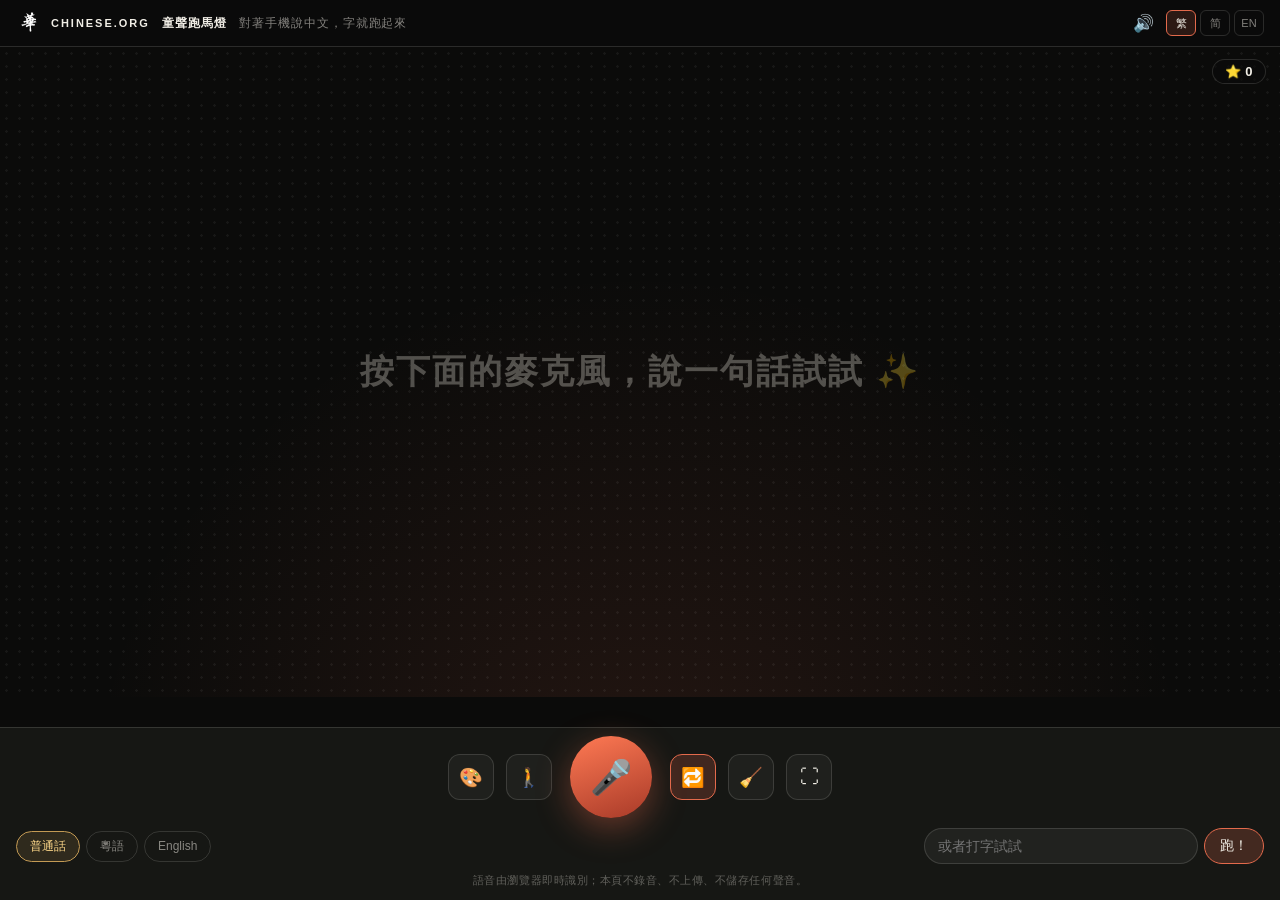
<file: speak.html>
<!doctype html>
<html lang="zh-Hant">
<head>
  <meta charset="utf-8">
  <meta name="viewport" content="width=device-width, initial-scale=1, viewport-fit=cover">
  <title>童聲跑馬燈 — Chinese.org</title>
  <meta name="description" content="孩子對著手機說中文，說出的字會變成跑馬燈滾過螢幕。語音即時識別，不錄音、不上傳。">
  <meta name="theme-color" content="#0b0b0a">
  <meta property="og:title" content="童聲跑馬燈 — Chinese.org">
  <meta property="og:description" content="孩子對著手機說中文，說出的字會變成跑馬燈滾過螢幕。">
  <meta property="og:image" content="https://chinese.org/assets/og-premium.png">
  <meta property="og:type" content="website">
  <meta property="og:url" content="https://chinese.org/speak.html">
  <link rel="icon" href="assets/logo-hua.png" type="image/png">
  <script src="neural-tts.js" defer></script>
  <style>
    :root {
      --ink: #0b0b0a;
      --ink-soft: #161714;
      --paper: #f1eee6;
      --coral: #e36a4c;
      --gold: #c39a54;
      --jade: #7fd8b8;
      --led-red: #ff4b33;
      --led-gold: #ffd98a;
      --muted: rgba(241, 238, 230, .52);
      --line: rgba(241, 238, 230, .14);
    }

    * { box-sizing: border-box; margin: 0; padding: 0; }

    html, body { height: 100%; }

    body {
      display: flex;
      flex-direction: column;
      height: 100dvh;
      overflow: hidden;
      background: var(--ink);
      color: var(--paper);
      font-family: "Avenir Next", "PingFang TC", "PingFang SC", "Hiragino Sans", sans-serif;
      -webkit-font-smoothing: antialiased;
    }

    button { font: inherit; color: inherit; background: none; border: none; cursor: pointer; }

    /* ---------- top bar ---------- */
    .bar {
      display: flex;
      align-items: center;
      gap: 12px;
      padding: 10px 16px;
      padding-top: calc(10px + env(safe-area-inset-top));
      border-bottom: 1px solid var(--line);
      background: rgba(11, 11, 10, .9);
    }

    .bar-brand {
      display: flex;
      align-items: center;
      gap: 9px;
      color: var(--paper);
      text-decoration: none;
    }

    .bar-brand img { width: 26px; height: 26px; filter: invert(1); }

    .bar-brand strong {
      font-size: 11px;
      font-weight: 800;
      letter-spacing: .18em;
    }

    .bar-title {
      flex: 1;
      min-width: 0;
      overflow: hidden;
      white-space: nowrap;
      text-overflow: ellipsis;
      font-size: 12px;
      color: var(--muted);
      letter-spacing: .08em;
    }

    .bar-title b { color: var(--paper); font-weight: 700; margin-right: 8px; }

    .language-switcher { display: flex; gap: 4px; }

    .language-switcher button {
      width: 30px;
      height: 26px;
      border: 1px solid var(--line);
      border-radius: 6px;
      font-size: 11px;
      color: var(--muted);
    }

    .language-switcher button.is-active {
      border-color: var(--coral);
      color: var(--paper);
      background: rgba(227, 106, 76, .16);
    }

    /* ---------- stage ---------- */
    .stage {
      position: relative;
      flex: 1;
      min-height: 0;
      overflow: hidden;
      background:
        radial-gradient(circle at 50% 120%, rgba(227, 106, 76, .12), transparent 55%),
        var(--ink);
    }

    .stage::before {
      content: "";
      position: absolute;
      inset: 0;
      z-index: 3;
      pointer-events: none;
      background-image: radial-gradient(circle, rgba(255, 255, 255, .055) 1px, transparent 1.5px);
      background-size: 13px 13px;
    }

    .stage-hint {
      position: absolute;
      inset: 0;
      z-index: 1;
      display: grid;
      place-items: center;
      padding: 24px;
      text-align: center;
      color: rgba(241, 238, 230, .3);
      font-size: clamp(20px, 4.5vmin, 34px);
      font-weight: 700;
      letter-spacing: .06em;
      transition: opacity 400ms ease;
    }

    .stage-hint.is-hidden { opacity: 0; }

    .star-pill {
      position: absolute;
      top: 12px;
      right: 14px;
      z-index: 4;
      padding: 4px 12px;
      border: 1px solid var(--line);
      border-radius: 999px;
      background: rgba(11, 11, 10, .6);
      font-size: 13px;
      font-weight: 700;
      letter-spacing: .04em;
    }

    .ride {
      position: absolute;
      left: 0;
      z-index: 2;
      white-space: nowrap;
      font-size: clamp(68px, 24vmin, 190px);
      font-weight: 800;
      line-height: 1.15;
      cursor: pointer;
      user-select: none;
      -webkit-user-select: none;
      will-change: transform;
    }

    .ride span { display: inline-block; }

    .ride span:active { filter: brightness(1.25); }

    .ride.theme-lantern {
      color: var(--led-red);
      text-shadow: 0 0 16px rgba(255, 75, 51, .75), 0 0 64px rgba(255, 75, 51, .4);
    }

    .ride.theme-gold {
      color: var(--led-gold);
      text-shadow: 0 0 16px rgba(255, 217, 138, .7), 0 0 64px rgba(195, 154, 84, .45);
    }

    .ride.theme-jade {
      color: var(--jade);
      text-shadow: 0 0 16px rgba(127, 216, 184, .7), 0 0 64px rgba(56, 108, 91, .55);
    }

    .ride.theme-rainbow span { text-shadow: 0 0 18px rgba(255, 255, 255, .35); }

    /* ---------- live line ---------- */
    .live {
      min-height: 30px;
      padding: 5px 16px;
      text-align: center;
      font-size: 15px;
      color: var(--muted);
      overflow: hidden;
      white-space: nowrap;
      text-overflow: ellipsis;
    }

    .live b { color: var(--led-gold); font-weight: 600; }

    /* ---------- controls ---------- */
    .controls {
      display: flex;
      flex-direction: column;
      gap: 10px;
      padding: 8px 16px calc(12px + env(safe-area-inset-bottom));
      border-top: 1px solid var(--line);
      background: var(--ink-soft);
    }

    .console {
      display: flex;
      align-items: center;
      justify-content: center;
      gap: 12px;
    }

    .tool {
      width: 46px;
      height: 46px;
      display: grid;
      place-items: center;
      border: 1px solid var(--line);
      border-radius: 12px;
      font-size: 19px;
      color: var(--paper);
      background: rgba(255, 255, 255, .04);
      transition: border-color 160ms ease, background 160ms ease;
    }

    .tool.is-on {
      border-color: var(--coral);
      background: rgba(227, 106, 76, .2);
    }

    .mic {
      position: relative;
      width: 82px;
      height: 82px;
      margin: 0 6px;
      border-radius: 50%;
      border: none;
      display: grid;
      place-items: center;
      font-size: 34px;
      background: linear-gradient(160deg, #ff7a54, #a83a28);
      box-shadow: 0 10px 34px rgba(227, 106, 76, .4);
      transition: transform 150ms ease;
    }

    .mic:active { transform: scale(.94); }

    .mic[disabled] { filter: grayscale(1) brightness(.6); cursor: not-allowed; }

    .mic.is-listening::after {
      content: "";
      position: absolute;
      inset: -7px;
      border: 2px solid rgba(255, 122, 84, .8);
      border-radius: 50%;
      animation: pulse 1.4s ease-out infinite;
    }

    @keyframes pulse {
      0% { transform: scale(.92); opacity: 1; }
      100% { transform: scale(1.35); opacity: 0; }
    }

    @media (prefers-reduced-motion: reduce) {
      .mic.is-listening::after { animation: none; }
    }

    .subrow {
      display: flex;
      flex-wrap: wrap;
      align-items: center;
      justify-content: space-between;
      gap: 10px;
    }

    .chips { display: flex; gap: 6px; }

    .chips button {
      padding: 6px 13px;
      border: 1px solid var(--line);
      border-radius: 999px;
      font-size: 12px;
      color: var(--muted);
    }

    .chips button.is-active {
      border-color: var(--gold);
      color: var(--led-gold);
      background: rgba(195, 154, 84, .14);
    }

    .typebox {
      display: flex;
      flex: 1;
      min-width: 190px;
      max-width: 340px;
      gap: 6px;
    }

    .typebox input {
      flex: 1;
      min-width: 0;
      padding: 8px 13px;
      border: 1px solid var(--line);
      border-radius: 999px;
      background: rgba(255, 255, 255, .05);
      color: var(--paper);
      font: inherit;
      font-size: 14px;
      outline: none;
    }

    .typebox input:focus { border-color: var(--coral); }

    .typebox button {
      padding: 8px 15px;
      border-radius: 999px;
      background: rgba(227, 106, 76, .22);
      border: 1px solid var(--coral);
      font-size: 14px;
    }

    .privacy {
      text-align: center;
      font-size: 10.5px;
      letter-spacing: .05em;
      color: rgba(241, 238, 230, .34);
    }

    @media (max-width: 560px) {
      .bar-title span { display: none; }
      .console { gap: 8px; }
      .tool { width: 42px; height: 42px; }
      .mic { width: 72px; height: 72px; font-size: 30px; }
      .subrow { justify-content: center; }
    }

    /* 手機豎拿時整體轉 90°，跑馬燈沿長邊跑（iOS 無法用 API 鎖橫屏） */
    @media (max-width: 820px) and (orientation: portrait) and (hover: none) and (pointer: coarse) {
      body {
        position: fixed;
        top: 0;
        left: 0;
        width: 100dvh;
        height: 100dvw;
        transform: rotate(90deg) translateY(-100%);
        transform-origin: top left;
      }
    }

    /* 手機沉浸模式：預設只留跑馬燈與半透明麥克風，點螢幕呼出控制列 */
    body.phone .bar,
    body.phone .subrow,
    body.phone .privacy { display: none; }

    body.phone .live {
      position: fixed;
      left: 0;
      right: 0;
      bottom: calc(100px + env(safe-area-inset-bottom));
      z-index: 9;
      pointer-events: none;
    }

    body.phone .controls {
      position: fixed;
      left: 0;
      right: 0;
      bottom: 0;
      z-index: 10;
      border-top: none;
      background: none;
      transition: background 240ms ease;
    }

    body.phone:not(.ui-open) .console { gap: 0; }
    body.phone:not(.ui-open) .console .tool { display: none; }
    body.phone:not(.ui-open) .mic {
      width: 62px;
      height: 62px;
      font-size: 26px;
      opacity: .5;
      box-shadow: none;
    }

    body.phone.ui-open .bar {
      display: flex;
      position: fixed;
      top: 0;
      left: 0;
      right: 0;
      z-index: 10;
      background: rgba(11, 11, 10, .82);
    }

    body.phone.ui-open .subrow { display: flex; }
    body.phone.ui-open .privacy { display: block; }

    body.phone.ui-open .controls {
      background: rgba(11, 11, 10, .82);
      backdrop-filter: blur(8px);
    }

    /* 手機選單按鈕：只有故意點它才呼出控制列 */
    .menu-fab { display: none; }

    body.phone .menu-fab {
      display: grid;
      place-items: center;
      position: fixed;
      top: 10px;
      left: 12px;
      z-index: 12;
      width: 40px;
      height: 40px;
      border: 1px solid var(--line);
      border-radius: 12px;
      background: rgba(11, 11, 10, .55);
      color: var(--paper);
      font-size: 20px;
      opacity: .6;
    }

    body.phone.ui-open .menu-fab {
      opacity: 1;
      border-color: var(--coral);
    }

    body.phone.ui-open .bar { padding-left: 62px; }
  </style>
</head>
<body>
  <header class="bar">
    <a class="bar-brand" href="index.html" aria-label="回到 Chinese.org 首頁">
      <img src="assets/logo-hua.png" alt="">
      <strong>CHINESE.ORG</strong>
    </a>
    <p class="bar-title">
      <b data-zht="童聲跑馬燈" data-zhs="童声跑马灯" data-en="Speak &amp; Scroll">童聲跑馬燈</b>
      <span data-zht="對著手機說中文，字就跑起來" data-zhs="对着手机说中文，字就跑起来" data-en="Say it in Chinese — watch it fly">對著手機說中文，字就跑起來</span>
    </p>
    <a href="tts.html" style="font-size:17px;text-decoration:none" aria-label="選擇聲音">🔊</a>
    <div class="language-switcher" role="group" aria-label="選擇語言">
      <button type="button" data-language-option="zht" aria-pressed="true" class="is-active">繁</button>
      <button type="button" data-language-option="zhs" aria-pressed="false">简</button>
      <button type="button" data-language-option="en" aria-pressed="false">EN</button>
    </div>
  </header>

  <main class="stage" id="stage" aria-label="跑馬燈舞台">
    <div class="stage-hint" id="stageHint" data-zht="按下面的麥克風，說一句話試試 ✨" data-zhs="按下面的麦克风，说一句话试试 ✨" data-en="Tap the mic below and say something ✨">按下面的麥克風，說一句話試試 ✨</div>
    <div class="star-pill" aria-live="polite">⭐ <span id="starCount">0</span></div>
    <button class="menu-fab" id="menuFab" type="button" aria-label="選單">⋯</button>
  </main>

  <p class="live" id="liveLine" aria-live="polite"></p>

  <footer class="controls">
    <div class="console">
      <button class="tool" id="themeButton" type="button" data-title-zht="換顏色" data-title-zhs="换颜色" data-title-en="Change colors">🎨</button>
      <button class="tool" id="speedButton" type="button" data-title-zht="換速度" data-title-zhs="换速度" data-title-en="Change speed">🚶</button>
      <button class="mic" id="micButton" type="button" aria-pressed="false" data-title-zht="開始說話" data-title-zhs="开始说话" data-title-en="Start talking">🎤</button>
      <button class="tool is-on" id="loopButton" type="button" aria-pressed="true" data-title-zht="循環播放" data-title-zhs="循环播放" data-title-en="Loop">🔁</button>
      <button class="tool" id="clearButton" type="button" data-title-zht="清空螢幕" data-title-zhs="清空屏幕" data-title-en="Clear screen">🧹</button>
      <button class="tool" id="fullscreenButton" type="button" data-title-zht="全螢幕" data-title-zhs="全屏" data-title-en="Fullscreen">⛶</button>
    </div>

    <div class="subrow">
      <div class="chips" id="recogChips" role="group" aria-label="識別語言">
        <button type="button" data-recog="zh-CN" class="is-active" data-zht="普通話" data-zhs="普通话" data-en="Mandarin">普通話</button>
        <button type="button" data-recog="yue-Hant-HK" data-zht="粵語" data-zhs="粤语" data-en="Cantonese">粵語</button>
        <button type="button" data-recog="en-US">English</button>
      </div>
      <form class="typebox" id="typeForm">
        <input id="typeInput" type="text" maxlength="24" autocomplete="off" placeholder="或者打字試試">
        <button type="submit" data-zht="跑！" data-zhs="跑！" data-en="Go!">跑！</button>
      </form>
    </div>

    <p class="privacy" data-zht="語音由瀏覽器即時識別；本頁不錄音、不上傳、不儲存任何聲音。" data-zhs="语音由浏览器即时识别；本页不录音、不上传、不存储任何声音。" data-en="Speech is recognized live by your browser. This page never records, uploads or stores audio.">語音由瀏覽器即時識別；本頁不錄音、不上傳、不儲存任何聲音。</p>
  </footer>

  <script>
    /* ---------- UI 語言 ---------- */
    const translatable = document.querySelectorAll('[data-zht][data-zhs][data-en]');
    const languageButtons = document.querySelectorAll('[data-language-option]');
    let language = localStorage.getItem('chinese_language') || 'zht';

    const pageStrings = {
      title: { zht: '童聲跑馬燈 — Chinese.org', zhs: '童声跑马灯 — Chinese.org', en: 'Speak & Scroll — Chinese.org' },
      typePlaceholder: { zht: '或者打字試試', zhs: '或者打字试试', en: 'Or type something' },
      listening: { zht: '我在聽…再按一下麥克風就停止', zhs: '我在听…再按一下麦克风就停止', en: 'Listening… tap the mic again to stop' },
      heard: { zht: '聽到：', zhs: '听到：', en: 'Heard: ' },
      denied: {
        zht: '需要麥克風權限才能聽到你說話，請在瀏覽器設定裡允許。',
        zhs: '需要麦克风权限才能听到你说话，请在浏览器设置里允许。',
        en: 'Microphone access is needed. Please allow it in your browser settings.'
      },
      unsupported: {
        zht: '這個瀏覽器不支援語音識別，可以用下面的打字框，或改用 Chrome / Safari。',
        zhs: '这个浏览器不支持语音识别，可以用下面的打字框，或改用 Chrome / Safari。',
        en: 'Speech recognition is not supported here. Use the type box below, or try Chrome / Safari.'
      }
    };

    function applyLanguage(next) {
      language = next;
      localStorage.setItem('chinese_language', language);
      document.documentElement.lang = { zht: 'zh-Hant', zhs: 'zh-Hans', en: 'en' }[language];
      translatable.forEach(el => { el.textContent = el.dataset[language]; });
      document.querySelectorAll('[data-title-zht]').forEach(el => {
        const title = el.dataset[{ zht: 'titleZht', zhs: 'titleZhs', en: 'titleEn' }[language]];
        el.title = title;
        el.setAttribute('aria-label', title);
      });
      languageButtons.forEach(button => {
        const isActive = button.dataset.languageOption === language;
        button.classList.toggle('is-active', isActive);
        button.setAttribute('aria-pressed', String(isActive));
      });
      document.title = pageStrings.title[language];
      typeInput.placeholder = pageStrings.typePlaceholder[language];
      if (state.listening) setLive(pageStrings.listening[language]);
    }

    languageButtons.forEach(button => {
      button.addEventListener('click', () => applyLanguage(button.dataset.languageOption));
    });

    /* ---------- 跑馬燈 ---------- */
    const stage = document.getElementById('stage');
    const stageHint = document.getElementById('stageHint');
    const liveLine = document.getElementById('liveLine');
    const starCount = document.getElementById('starCount');
    const micButton = document.getElementById('micButton');
    const themeButton = document.getElementById('themeButton');
    const speedButton = document.getElementById('speedButton');
    const loopButton = document.getElementById('loopButton');
    const clearButton = document.getElementById('clearButton');
    const fullscreenButton = document.getElementById('fullscreenButton');
    const typeForm = document.getElementById('typeForm');
    const typeInput = document.getElementById('typeInput');
    const recogChips = document.getElementById('recogChips');

    const THEMES = ['lantern', 'gold', 'jade', 'rainbow'];
    const RAINBOW = ['#ff5a3c', '#ffd98a', '#7fd8b8', '#7ab8ff', '#d78bff', '#ff8ab8'];
    const SPEEDS = [
      { icon: '🐢', factor: 0.10 },
      { icon: '🚶', factor: 0.18 },
      { icon: '🚀', factor: 0.30 }
    ];
    const LANE_TOPS = ['6%', '38%', '68%'];
    const HISTORY_MAX = 8;

    const state = {
      listening: false,
      themeIndex: 0,
      speedIndex: 1,
      loop: true,
      stars: 0,
      history: [],   // phrase objects still allowed to loop
      pending: [],   // phrase objects waiting for a free lane
      recogLang: 'zh-CN'
    };

    const lanes = LANE_TOPS.map(() => ({ freeAt: 0 }));

    function setLive(text, highlight) {
      liveLine.innerHTML = '';
      if (highlight) {
        const b = document.createElement('b');
        b.textContent = highlight;
        liveLine.append(text, b);
      } else {
        liveLine.textContent = text;
      }
    }

    function makePhrase(text) {
      return { text, theme: THEMES[state.themeIndex] };
    }

    function enqueue(text, { fresh = true } = {}) {
      const chunks = text
        .split(/[，。！？；：,.!?;:\s]+/)
        .map(part => part.trim())
        .filter(Boolean);
      chunks.forEach(chunk => {
        const phrase = makePhrase(chunk.slice(0, 24));
        state.pending.push(phrase);
        if (fresh) {
          state.history.push(phrase);
          while (state.history.length > HISTORY_MAX) state.history.shift();
          state.stars += 1;
          starCount.textContent = state.stars;
        }
      });
      if (chunks.length) {
        stageHint.classList.add('is-hidden');
        processPending();
      }
    }

    function processPending() {
      if (!state.pending.length) return;
      const now = performance.now();
      const lane = lanes.findIndex(l => l.freeAt <= now);
      if (lane === -1) return;
      launch(state.pending.shift(), lane);
      if (state.pending.length) processPending();
    }

    setInterval(processPending, 220);

    function launch(phrase, laneIndex) {
      const el = document.createElement('div');
      el.className = `ride theme-${phrase.theme}`;
      el.style.top = LANE_TOPS[laneIndex];
      [...phrase.text].forEach((char, i) => {
        const span = document.createElement('span');
        span.textContent = char;
        if (phrase.theme === 'rainbow') span.style.color = RAINBOW[i % RAINBOW.length];
        span.popRide = () => popChar(span, char, phrase, el);
        span.addEventListener('pointerdown', span.popRide);
        el.append(span);
      });

      const stageW = stage.clientWidth;
      el.style.transform = `translateX(${stageW}px)`;
      stage.append(el);

      const textW = el.offsetWidth;
      const pxPerSec = Math.max(90, stageW * SPEEDS[state.speedIndex].factor);
      const duration = ((stageW + textW + 80) / pxPerSec) * 1000;
      lanes[laneIndex].freeAt = performance.now() + ((textW + 140) / pxPerSec) * 1000;

      const animation = el.animate(
        [
          { transform: `translateX(${stageW}px)` },
          { transform: `translateX(${-textW - 80}px)` }
        ],
        { duration, easing: 'linear' }
      );

      animation.onfinish = () => {
        el.remove();
        if (state.loop && phrase.text && state.history.includes(phrase)) {
          state.pending.push(phrase);
          processPending();
        }
      };
    }

    /* 點一個字：讀出這個字，然後把它消掉 */
    function popChar(span, char, phrase, el) {
      if (span.dataset.popped) return;
      span.dataset.popped = '1';
      speakText(char);
      phrase.text = phrase.text.replace(char, '');
      if (!phrase.text) {
        const index = state.history.indexOf(phrase);
        if (index !== -1) state.history.splice(index, 1);
      }
      const pop = span.animate(
        [
          { transform: 'scale(1)', opacity: 1 },
          { transform: 'scale(1.7)', opacity: 0 }
        ],
        { duration: 260, easing: 'ease-out' }
      );
      pop.onfinish = () => {
        span.remove();
        if (el.isConnected && !el.querySelector('span')) el.remove();
      };
    }

    /* ---------- 點字朗讀 ---------- */
    let resumeAfterSpeech = false;
    let speakTimer = null;
    let resumeTimer = null;
    let currentUtterance = null; // 防止語音物件被垃圾回收（Chrome 會因此靜默丟棄）
    let ttsVoices = [];

    if ('speechSynthesis' in window) {
      const loadVoices = () => { ttsVoices = window.speechSynthesis.getVoices(); };
      loadVoices();
      window.speechSynthesis.cancel(); // 清掉可能卡死的舊隊列
      window.speechSynthesis.addEventListener('voiceschanged', loadVoices);
    }


    // 使用者在 tts.html 親自選定的聲音優先（僅中文）；'default' 表示強制瀏覽器預設
    function resolveVoice(lang) {
      const stored = localStorage.getItem('chinese_tts_voice');
      if (lang.startsWith('zh')) {
        if (stored === 'default') return null;
        if (stored) {
          const match = ttsVoices.find(v => v.name === stored);
          if (match) return match;
        }
      }
      return pickVoice(lang);
    }

    const BAD_VOICES = new Set();

    function pickVoice(lang) {
      const normalized = voice => voice.lang.toLowerCase().replace('_', '-');
      const ua = navigator.userAgent;
      const isEdge = /Edg\//.test(ua);
      const isChrome = /Chrome\//.test(ua) && !isEdge;
      const candidates = ttsVoices.filter(voice =>
        normalized(voice).startsWith(lang.split('-')[0].toLowerCase()) && !BAD_VOICES.has(voice.name));
      const score = v => {
        const n = v.name.toLowerCase();
        let s = 0;
        if (isEdge && /natural|neural|online/.test(n)) s += 100;
        if (isChrome) {
          if (/google/.test(n)) s += 100;
          if (/enhanced|premium|natural|neural|siri/.test(n)) s -= 60;
        } else {
          if (/enhanced|premium/.test(n)) s += 30;
          if (/siri/.test(n)) s += 25;
        }
        if (/xiaoxiao|xiaoyi|yunxi|yunyang|yunjian/.test(n)) s += 20;
        if (/tingting|婷婷|meijia|美嘉|sinji/.test(n)) s += 10;
        if (normalized(v) === lang.toLowerCase()) s += 8;
        return s;
      };
      return candidates.sort((a, b) => score(b) - score(a))[0] || null;
    }

    let ttsUnlocked = false;

    // iOS 要求首次發聲發生在用戶手勢內，之後才允許延遲播放
    function unlockTTS() {
      window.NeuralTTS?.unlock();
      if (ttsUnlocked || !('speechSynthesis' in window)) return;
      ttsUnlocked = true;
      const utterance = new SpeechSynthesisUtterance(' ');
      utterance.volume = 0;
      window.speechSynthesis.speak(utterance);
    }

    function speakText(text) {
      if (!text) return;
      // 神經語音優先，按識別語言選聲音
      if (window.NeuralTTS && window.NeuralTTS.enabled) {
        if ('speechSynthesis' in window) window.speechSynthesis.cancel();
        if (state.listening && recognition && !resumeAfterSpeech) {
          resumeAfterSpeech = true;
          recognition.abort();
        }
        const finish = () => {
          clearTimeout(resumeTimer);
          resumeTimer = setTimeout(() => {
            if (resumeAfterSpeech && state.listening) {
              resumeAfterSpeech = false;
              try { startRecognition(); } catch { stopListening(); }
            }
          }, 300);
        };
        const voice = { 'en-US': 'en-US-AnaNeural', 'yue-Hant-HK': 'zh-HK-HiuMaanNeural' }[state.recogLang]
          || 'zh-CN-XiaoxiaoNeural';
        window.NeuralTTS.speak(text, { voice }).then(finish).catch(() => {
          window.NeuralTTS.markFailure();
          browserSpeak(text);
        });
        return;
      }
      browserSpeak(text);
    }

    function browserSpeak(text) {
      if (!('speechSynthesis' in window) || !text) return;
      const synth = window.speechSynthesis;

      // 朗讀期間暫停識別，避免自己聽到自己
      let justAborted = false;
      if (state.listening && recognition && !resumeAfterSpeech) {
        resumeAfterSpeech = true;
        justAborted = true;
        recognition.abort();
      }

      const speakLang = { 'en-US': 'en-US', 'yue-Hant-HK': 'zh-HK' }[state.recogLang] || 'zh-CN';
      const utterance = new SpeechSynthesisUtterance(text);
      utterance.lang = speakLang;
      const voice = resolveVoice(speakLang);
      if (voice) utterance.voice = voice;
      utterance.rate = 0.95;
      utterance.volume = 1;
      currentUtterance = utterance;

      const finish = () => {
        clearTimeout(resumeTimer);
        resumeTimer = setTimeout(() => {
          if (resumeAfterSpeech && state.listening && !synth.speaking && !synth.pending) {
            resumeAfterSpeech = false;
            try { startRecognition(); } catch { stopListening(); }
          }
        }, 300);
      };
      utterance.onend = finish;
      utterance.onerror = finish;

      const go = () => {
        synth.resume();
        let started = false;
        utterance.onstart = () => { started = true; };
        synth.speak(utterance);
        // 所選語音靜音時（Chrome + 系統增強版），2 秒自動拉黑並換預設語音重讀
        setTimeout(() => {
          if (started) return;
          if (utterance.voice) BAD_VOICES.add(utterance.voice.name);
          synth.cancel();
          const retry = new SpeechSynthesisUtterance(text);
          retry.lang = utterance.lang;
          retry.rate = utterance.rate;
          retry.volume = 1;
          retry.onend = finish;
          retry.onerror = finish;
          currentUtterance = retry;
          synth.speak(retry);
        }, 2000);
      };

      clearTimeout(speakTimer);
      if (synth.speaking || synth.pending) {
        // Chrome 在 cancel() 後立刻 speak() 會把語音靜默吞掉，稍等一拍
        synth.cancel();
        speakTimer = setTimeout(go, 100);
      } else if (justAborted) {
        // 剛中斷識別時，錄音通道還沒釋放，立即發聲會被吞掉
        speakTimer = setTimeout(go, 180);
      } else {
        go();
      }
      // 就算朗讀事件全部沒觸發，也保證識別能恢復
      finish();
    }

    /* ---------- 語音識別 ---------- */
    const SpeechRecognition = window.SpeechRecognition || window.webkitSpeechRecognition;
    let recognition = null;

    function startRecognition() {
      recognition = new SpeechRecognition();
      recognition.lang = state.recogLang;
      recognition.continuous = true;
      recognition.interimResults = true;

      recognition.onresult = event => {
        let interim = '';
        for (let i = event.resultIndex; i < event.results.length; i += 1) {
          const result = event.results[i];
          const text = result[0].transcript.trim();
          if (!text) continue;
          if (result.isFinal) enqueue(text);
          else interim = text;
        }
        if (interim) setLive(pageStrings.heard[language], interim);
        else setLive(pageStrings.listening[language]);
      };

      recognition.onerror = event => {
        if (event.error === 'not-allowed' || event.error === 'service-not-allowed') {
          stopListening();
          setLive(pageStrings.denied[language]);
        }
      };

      recognition.onend = () => {
        if (state.listening && !resumeAfterSpeech) {
          try { startRecognition(); } catch { stopListening(); }
        }
      };

      recognition.start();
    }

    function stopListening() {
      state.listening = false;
      micButton.classList.remove('is-listening');
      micButton.setAttribute('aria-pressed', 'false');
      if (recognition) { recognition.onend = null; recognition.abort(); }
      setLive('');
    }

    micButton.addEventListener('click', () => {
      unlockTTS();
      if (state.listening) { stopListening(); return; }
      state.listening = true;
      micButton.classList.add('is-listening');
      micButton.setAttribute('aria-pressed', 'true');
      setLive(pageStrings.listening[language]);
      try { startRecognition(); } catch { stopListening(); }
    });

    if (!SpeechRecognition) {
      micButton.disabled = true;
      setLive(pageStrings.unsupported[language]);
    }

    document.addEventListener('visibilitychange', () => {
      if (document.hidden && state.listening) stopListening();
    });

    /* ---------- 控制按鈕 ---------- */
    themeButton.addEventListener('click', () => {
      state.themeIndex = (state.themeIndex + 1) % THEMES.length;
      const colors = { lantern: '#ff4b33', gold: '#ffd98a', jade: '#7fd8b8', rainbow: '#d78bff' };
      themeButton.style.borderColor = colors[THEMES[state.themeIndex]];
      state.history.forEach(phrase => { phrase.theme = THEMES[state.themeIndex]; });
    });

    speedButton.addEventListener('click', () => {
      state.speedIndex = (state.speedIndex + 1) % SPEEDS.length;
      speedButton.textContent = SPEEDS[state.speedIndex].icon;
    });

    loopButton.addEventListener('click', () => {
      state.loop = !state.loop;
      loopButton.classList.toggle('is-on', state.loop);
      loopButton.setAttribute('aria-pressed', String(state.loop));
    });

    clearButton.addEventListener('click', () => {
      state.history = [];
      state.pending = [];
      lanes.forEach(lane => { lane.freeAt = 0; });
      stage.querySelectorAll('.ride').forEach(el => el.remove());
      stageHint.classList.remove('is-hidden');
    });

    fullscreenButton.addEventListener('click', () => {
      if (document.fullscreenElement) { document.exitFullscreen?.(); return; }
      const request = document.documentElement.requestFullscreen?.();
      // Android 支援全屏後鎖定橫屏；iOS 沒有此 API，靠上面的 CSS 旋轉
      request?.then?.(() => screen.orientation?.lock?.('landscape'))?.catch?.(() => {});
    });

    typeForm.addEventListener('submit', event => {
      event.preventDefault();
      unlockTTS();
      const text = typeInput.value.trim();
      if (text) enqueue(text);
      typeInput.value = '';
    });

    /* ---------- 手機沉浸模式 ---------- */
    const isPhone = matchMedia('(hover: none) and (pointer: coarse)').matches
      && Math.min(screen.width, screen.height) < 800;
    let uiTimer = null;

    function closeUI() {
      document.body.classList.remove('ui-open');
      clearTimeout(uiTimer);
    }

    function openUI() {
      document.body.classList.add('ui-open');
      clearTimeout(uiTimer);
      uiTimer = setTimeout(closeUI, 6000);
    }

    if (isPhone) {
      document.body.classList.add('phone');
      // 操作控制列時保持展開，停止互動幾秒後自動收起
      ['pointerdown', 'focusin', 'input'].forEach(type => {
        document.querySelectorAll('.controls, .bar').forEach(area => {
          area.addEventListener(type, () => {
            if (document.body.classList.contains('ui-open')) openUI();
          }, true);
        });
      });
      openUI();
    }

    document.getElementById('menuFab').addEventListener('click', () => {
      if (document.body.classList.contains('ui-open')) closeUI();
      else openUI();
    });

    // 點空了不彈選單：就近吸附最近的字（36px 內也算點中）
    stage.addEventListener('pointerdown', event => {
      if (event.target.closest('.ride, .menu-fab, .star-pill')) return;
      const REACH = 36;
      let best = null;
      let bestDistance = Infinity;
      document.querySelectorAll('.ride span:not([data-popped])').forEach(span => {
        const rect = span.getBoundingClientRect();
        if (
          event.clientX >= rect.left - REACH && event.clientX <= rect.right + REACH &&
          event.clientY >= rect.top - REACH && event.clientY <= rect.bottom + REACH
        ) {
          const distance = Math.hypot(
            event.clientX - (rect.left + rect.width / 2),
            event.clientY - (rect.top + rect.height / 2)
          );
          if (distance < bestDistance) { bestDistance = distance; best = span; }
        }
      });
      if (best) best.popRide();
    });

    recogChips.querySelectorAll('[data-recog]').forEach(chip => {
      chip.addEventListener('click', () => {
        state.recogLang = chip.dataset.recog;
        recogChips.querySelectorAll('button').forEach(other => {
          other.classList.toggle('is-active', other === chip);
        });
        if (state.listening && recognition) {
          recognition.onend = null;
          recognition.abort();
          startRecognition();
        }
      });
    });

    applyLanguage(language);
  </script>
</body>
</html>
</file>
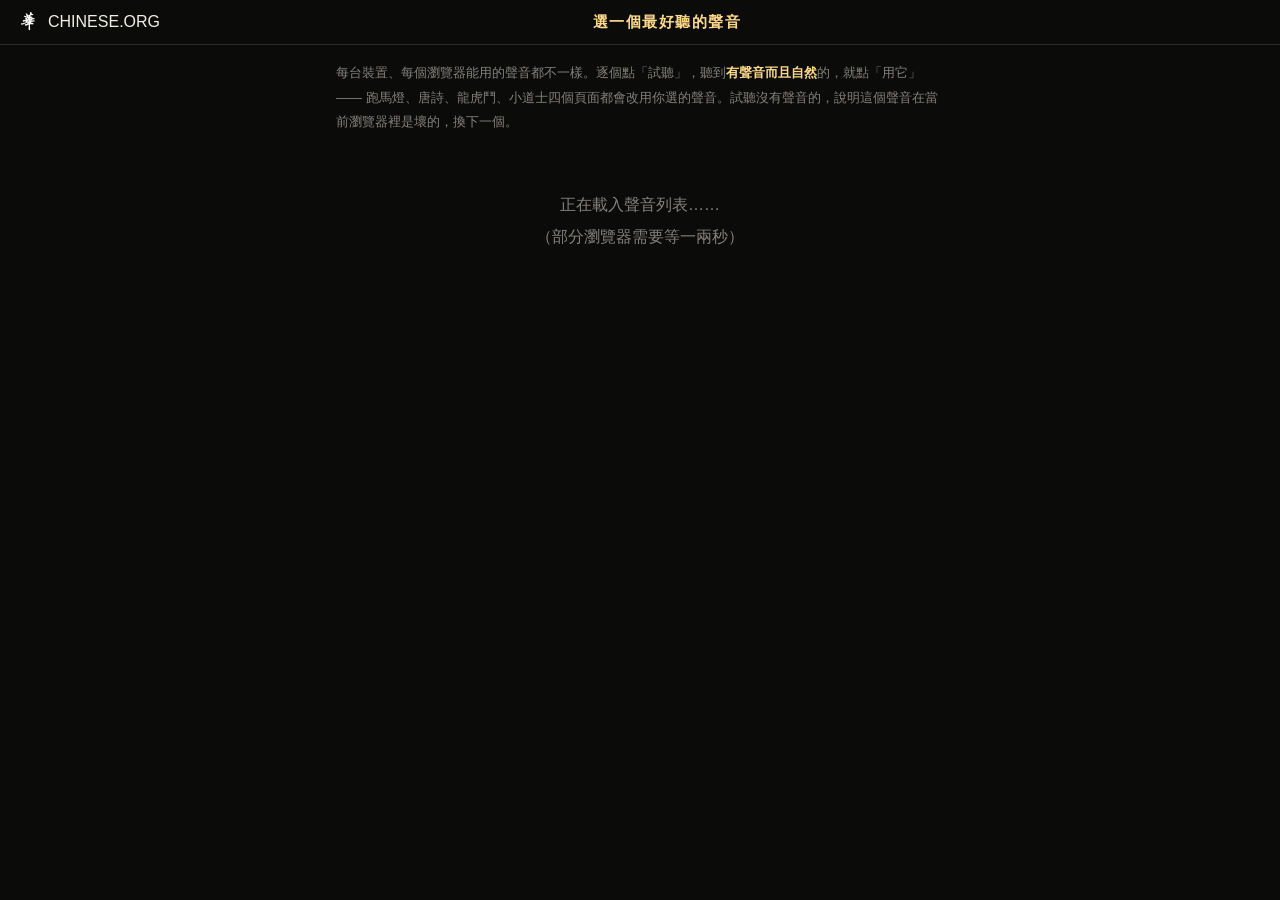
<file: tts.html>
<!doctype html>
<html lang="zh-Hans">
<head>
  <meta charset="utf-8">
  <meta name="viewport" content="width=device-width, initial-scale=1, viewport-fit=cover">
  <title>選一個聲音 — Chinese.org</title>
  <meta name="theme-color" content="#0b0b0a">
  <link rel="icon" href="assets/logo-hua.png" type="image/png">
  <style>
    :root {
      --ink: #0b0b0a;
      --paper: #f1eee6;
      --coral: #e36a4c;
      --led-gold: #ffd98a;
      --jade: #7fd8b8;
      --muted: rgba(241, 238, 230, .52);
      --line: rgba(241, 238, 230, .14);
    }

    * { box-sizing: border-box; margin: 0; padding: 0; }

    body {
      min-height: 100dvh;
      background: var(--ink);
      color: var(--paper);
      font-family: "Avenir Next", "PingFang SC", "PingFang TC", sans-serif;
      -webkit-font-smoothing: antialiased;
    }

    button { font: inherit; color: inherit; background: none; border: none; cursor: pointer; }

    .bar {
      display: flex;
      align-items: center;
      gap: 10px;
      padding: 10px 16px;
      padding-top: calc(10px + env(safe-area-inset-top));
      border-bottom: 1px solid var(--line);
      position: sticky;
      top: 0;
      background: rgba(11, 11, 10, .95);
      z-index: 5;
    }

    .bar a { color: var(--paper); text-decoration: none; display: flex; align-items: center; gap: 8px; }

    .bar img { width: 24px; height: 24px; filter: invert(1); }

    .bar h1 { flex: 1; text-align: center; font-size: 15px; letter-spacing: .1em; color: var(--led-gold); }

    main { max-width: 640px; margin: 0 auto; padding: 16px 16px calc(30px + env(safe-area-inset-bottom)); }

    .tip {
      font-size: 13px;
      line-height: 1.9;
      color: var(--muted);
      margin-bottom: 14px;
    }

    .voice {
      display: flex;
      align-items: center;
      gap: 10px;
      padding: 10px 12px;
      border: 1px solid var(--line);
      border-radius: 14px;
      margin-bottom: 8px;
      transition: border-color 200ms ease, background 200ms ease;
    }

    .voice.is-playing { border-color: var(--led-gold); background: rgba(255, 217, 138, .07); }
    .voice.is-chosen { border-color: var(--jade); background: rgba(127, 216, 184, .08); }

    .voice .info { flex: 1; min-width: 0; }

    .voice .name { font-size: 15px; font-weight: 700; overflow: hidden; text-overflow: ellipsis; white-space: nowrap; }

    .voice .meta { font-size: 11px; color: var(--muted); }

    .voice .status { font-size: 13px; min-width: 40px; text-align: center; }

    .voice .play {
      padding: 8px 14px;
      border: 1px solid var(--coral);
      border-radius: 999px;
      background: rgba(227, 106, 76, .18);
      font-size: 14px;
      white-space: nowrap;
    }

    .voice .choose {
      padding: 8px 14px;
      border: 1px solid var(--jade);
      border-radius: 999px;
      background: rgba(127, 216, 184, .12);
      font-size: 14px;
      color: var(--jade);
      white-space: nowrap;
    }

    .voice.is-chosen .choose { background: var(--jade); color: #0b0b0a; font-weight: 700; }

    .empty { text-align: center; color: var(--muted); padding: 40px 0; line-height: 2; }
  </style>
</head>
<body>
  <header class="bar">
    <a href="index.html"><img src="assets/logo-hua.png" alt="">CHINESE.ORG</a>
    <h1>選一個最好聽的聲音</h1>
    <span style="width:90px"></span>
  </header>

  <main>
    <p class="tip">
      每台裝置、每個瀏覽器能用的聲音都不一樣。逐個點「試聽」，聽到<b style="color:var(--led-gold)">有聲音而且自然</b>的，就點「用它」——
      跑馬燈、唐詩、龍虎鬥、小道士四個頁面都會改用你選的聲音。試聽沒有聲音的，說明這個聲音在當前瀏覽器裡是壞的，換下一個。
    </p>
    <div id="list"><div class="empty">正在載入聲音列表……<br>（部分瀏覽器需要等一兩秒）</div></div>
  </main>

  <script>
    const SAMPLE = '你好呀！床前明月光，疑是地上霜。我是這個聲音，好聽嗎？';
    const list = document.getElementById('list');
    let voices = [];
    let chosen = localStorage.getItem('chinese_tts_voice') || '';

    if ('speechSynthesis' in window) speechSynthesis.cancel();

    function render() {
      voices = speechSynthesis.getVoices().filter(v => v.lang.toLowerCase().startsWith('zh'));
      if (!voices.length) return;
      list.innerHTML = '';

      const rows = [{ name: '', label: '瀏覽器預設（自動）', meta: 'default' }]
        .concat(voices.map(v => ({ name: v.name, label: v.name, meta: `${v.lang} · ${v.localService ? '本機' : '網路'}`, voice: v })));

      rows.forEach(row => {
        const el = document.createElement('div');
        el.className = 'voice' + ((chosen || '') === row.name ? ' is-chosen' : '');
        const info = document.createElement('div');
        info.className = 'info';
        info.innerHTML = `<div class="name">${row.label}</div><div class="meta">${row.meta}</div>`;
        const status = document.createElement('div');
        status.className = 'status';
        const play = document.createElement('button');
        play.className = 'play';
        play.textContent = '▶ 試聽';
        play.addEventListener('click', () => {
          speechSynthesis.cancel();
          document.querySelectorAll('.voice').forEach(x => x.classList.remove('is-playing'));
          const u = new SpeechSynthesisUtterance(SAMPLE);
          u.lang = 'zh-CN';
          if (row.voice) u.voice = row.voice;
          u.rate = 0.95;
          u.volume = 1;
          let started = false;
          status.textContent = '…';
          u.onstart = () => { started = true; el.classList.add('is-playing'); status.textContent = '🔉'; };
          u.onend = () => { el.classList.remove('is-playing'); if (started) status.textContent = '✓'; };
          u.onerror = () => { el.classList.remove('is-playing'); status.textContent = '⚠️'; };
          setTimeout(() => { if (!started) status.textContent = '⚠️ 沒聲音'; }, 2500);
          setTimeout(() => { speechSynthesis.resume(); speechSynthesis.speak(u); }, 120);
        });
        const choose = document.createElement('button');
        choose.className = 'choose';
        choose.textContent = (chosen || '') === row.name ? '✓ 正在用' : '用它';
        choose.addEventListener('click', () => {
          chosen = row.name;
          if (row.name) localStorage.setItem('chinese_tts_voice', row.name);
          else localStorage.setItem('chinese_tts_voice', 'default');
          if (!row.name) chosen = '';
          localStorage.setItem('chinese_tts_voice', row.name || 'default');
          render();
        });
        el.append(info, status, play, choose);
        list.append(el);
      });

      // 標記目前選擇（default 存的是 'default'）
      const stored = localStorage.getItem('chinese_tts_voice');
      document.querySelectorAll('.voice').forEach((el, i) => {
        const isDefault = i === 0 && stored === 'default';
        const isNamed = rows[i].name && rows[i].name === stored;
        el.classList.toggle('is-chosen', isDefault || isNamed);
        el.querySelector('.choose').textContent = (isDefault || isNamed) ? '✓ 正在用' : '用它';
      });
    }

    if ('speechSynthesis' in window) {
      render();
      speechSynthesis.addEventListener('voiceschanged', render);
      setTimeout(render, 800);
    } else {
      list.innerHTML = '<div class="empty">這個瀏覽器不支援語音合成。</div>';
    }
  </script>
</body>
</html>
</file>
<file: site.css>
:root {
  --ink: #171715;
  --paper: #f1eee7;
  --paper-deep: #e6e0d5;
  --white: #fffdf7;
  --red: #bb3d2a;
  --coral: #e57358;
  --gold: #ba8a42;
  --muted: #706d66;
  --line: rgba(23, 23, 21, 0.16);
  --light-line: rgba(255, 255, 255, 0.19);
}

* { box-sizing: border-box; }
html { scroll-behavior: smooth; }
body {
  margin: 0;
  overflow-x: hidden;
  background: var(--paper);
  color: var(--ink);
  font-family: "Avenir Next", "PingFang SC", "Hiragino Sans GB", "Microsoft YaHei", sans-serif;
  -webkit-font-smoothing: antialiased;
}
a { color: inherit; text-decoration: none; }
button, input { font: inherit; }
button { color: inherit; }
.sr-only {
  position: absolute; width: 1px; height: 1px; padding: 0; margin: -1px;
  overflow: hidden; clip: rect(0, 0, 0, 0); white-space: nowrap; border: 0;
}
.skip-link {
  position: fixed; left: 12px; top: -50px; z-index: 1000;
  padding: 10px 14px; background: var(--white); color: var(--ink);
}
.skip-link:focus { top: 12px; }

.topline {
  min-height: 32px; display: flex; align-items: center; justify-content: space-between;
  gap: 24px; padding: 6px 4vw; background: var(--ink); color: rgba(255,255,255,.72);
  font-size: 10px; font-weight: 700; letter-spacing: .12em;
}
.topline p { margin: 0; }
.topline a { color: var(--coral); }

.site-header {
  position: relative; z-index: 50; min-height: 88px; display: flex; align-items: center;
  gap: 32px; padding: 15px 4vw; background: rgba(241, 238, 231, .96);
  border-bottom: 1px solid var(--line); backdrop-filter: blur(14px);
}
.brand { display: flex; align-items: center; gap: 11px; flex: 0 0 auto; }
.brand-stamp {
  display: grid; width: 50px; aspect-ratio: 1; place-items: center;
  flex: 0 0 auto;
}
.brand-stamp img { display: block; width: 100%; height: 100%; object-fit: contain; }
.brand-word { font-family: Georgia, serif; font-size: 19px; font-weight: 800; letter-spacing: .08em; }
.brand-word > span { color: var(--red); }
.brand-line { max-width: 90px; padding-left: 11px; border-left: 1px solid var(--line); color: var(--muted); font-size: 9px; line-height: 1.45; letter-spacing: .09em; }
.primary-nav { display: flex; align-items: center; gap: clamp(18px, 2.2vw, 36px); margin-left: auto; }
.primary-nav a { position: relative; padding: 9px 0; font-size: 12px; font-weight: 700; }
.primary-nav a::after { position: absolute; right: 0; bottom: 2px; left: 0; height: 1px; content: ""; background: var(--red); transform: scaleX(0); transform-origin: left; transition: transform .2s ease; }
.primary-nav a:hover::after, .primary-nav a:focus-visible::after { transform: scaleX(1); }
.language-switcher { flex: 0 0 auto; display: flex; overflow: hidden; border: 1px solid var(--line); border-radius: 999px; }
.language-switcher button { min-width: 34px; height: 32px; border: 0; border-right: 1px solid var(--line); padding: 0 9px; background: transparent; cursor: pointer; color: var(--muted); font-size: 9px; font-weight: 800; }
.language-switcher button:last-child { border-right: 0; }
.language-switcher button:hover, .language-switcher button:focus-visible, .language-switcher button.is-active { background: var(--ink); color: var(--white); }
.menu-toggle { display: none; width: 40px; height: 40px; border: 0; background: transparent; cursor: pointer; }
.menu-toggle > span:not(.sr-only) { display: block; width: 22px; height: 1px; margin: 6px auto; background: var(--ink); }

.hero { position: relative; min-height: calc(100svh - 120px); overflow: hidden; display: flex; align-items: flex-end; color: white; background: #28251f; }
.hero-image { position: absolute; inset: 0; width: 100%; height: 100%; object-fit: cover; object-position: center center; }
.hero-shade { position: absolute; inset: 0; background: linear-gradient(90deg, rgba(7,7,6,.91) 0%, rgba(7,7,6,.68) 35%, rgba(7,7,6,.14) 72%, rgba(7,7,6,.24) 100%), linear-gradient(0deg, rgba(7,7,6,.68) 0%, transparent 50%); }
.hero-content { position: relative; z-index: 2; width: min(780px, 78vw); margin: auto auto auto 8vw; padding: 11vh 0 17vh; }
.eyebrow { margin: 0 0 20px; font-size: 10px; font-weight: 850; letter-spacing: .23em; text-transform: uppercase; }
.eyebrow.red { color: var(--red); }
.eyebrow.coral { color: var(--coral); }
.hero h1 { max-width: 760px; margin: 0; font-family: "Songti SC", "STSong", serif; font-size: clamp(44px, 6.1vw, 92px); font-weight: 500; line-height: 1.12; letter-spacing: -.035em; text-wrap: balance; }
.hero-copy { max-width: 610px; margin: 30px 0 0; color: rgba(255,255,255,.72); font-size: clamp(14px, 1.2vw, 18px); line-height: 1.9; }
.hero-actions { display: flex; flex-wrap: wrap; gap: 11px; margin-top: 36px; }
.button { display: inline-flex; min-height: 48px; align-items: center; justify-content: center; border: 1px solid transparent; padding: 0 22px; font-size: 12px; font-weight: 800; letter-spacing: .05em; transition: transform .18s ease, background .18s ease; }
.button:hover { transform: translateY(-2px); }
.button-primary { background: var(--coral); color: #171715; }
.button-ghost { border-color: rgba(255,255,255,.44); color: white; }
.button-outline { margin-top: 28px; border-color: rgba(255,255,255,.4); color: white; }
.hero-caption { position: absolute; right: 4vw; bottom: 33px; z-index: 2; width: min(370px, 30vw); display: grid; grid-template-columns: auto 1fr; gap: 14px; border-top: 1px solid rgba(255,255,255,.34); padding-top: 13px; }
.hero-caption span { color: var(--coral); font-family: Georgia, serif; font-size: 12px; }
.hero-caption p { margin: 0; color: rgba(255,255,255,.68); font-size: 11px; line-height: 1.55; }
.hero-scroll { position: absolute; bottom: 28px; left: 4vw; z-index: 2; display: grid; width: 39px; aspect-ratio: 1; place-items: center; border: 1px solid rgba(255,255,255,.34); border-radius: 50%; }

.section { padding: 110px 6vw; }
.section-index { margin-bottom: 54px; color: var(--muted); font-family: Georgia, serif; font-size: 9px; letter-spacing: .17em; }
.mission-grid { display: grid; grid-template-columns: minmax(0, 1.05fr) minmax(300px, .8fr); gap: 9vw; }
h2 { margin: 0; font-family: "Songti SC", "STSong", serif; font-size: clamp(36px, 4.8vw, 68px); font-weight: 500; line-height: 1.18; letter-spacing: -.025em; text-wrap: balance; }
.mission-copy { border-left: 1px solid var(--line); padding-left: 3vw; }
.mission-copy p { margin: 0 0 20px; color: #4e4c47; font-size: 14px; line-height: 1.95; }
.purpose-cards { display: grid; grid-template-columns: repeat(4, 1fr); margin-top: 90px; border-top: 1px solid var(--line); border-left: 1px solid var(--line); }
.purpose-cards article { min-height: 270px; padding: 26px; border-right: 1px solid var(--line); border-bottom: 1px solid var(--line); }
.purpose-cards article > span { color: var(--red); font-size: 10px; font-weight: 800; letter-spacing: .14em; }
.purpose-cards h3 { margin: 80px 0 14px; font-family: "Songti SC", "STSong", serif; font-size: 23px; font-weight: 600; }
.purpose-cards p { margin: 0; color: var(--muted); font-size: 12px; line-height: 1.75; }

.origin-note { display: grid; grid-template-columns: minmax(220px,.5fr) 1fr; gap: 7vw; align-items: start; margin: 0 6vw 110px; border-top: 1px solid var(--line); padding: 30px 0; }
.origin-label { margin: 0; color: var(--red); font-family: Georgia, serif; font-size: 9px; font-weight: 700; letter-spacing: .16em; }
.origin-note > p:last-child { max-width: 870px; margin: 0; color: var(--muted); font-size: 12px; line-height: 1.8; }

.culture-agent { position: relative; overflow: hidden; background: radial-gradient(circle at 18% 32%, rgba(229,115,88,.14), transparent 29%), radial-gradient(circle at 84% 12%, rgba(186,138,66,.1), transparent 22%), var(--ink); }
.culture-agent::before { position: absolute; inset: 0; content: ""; background: linear-gradient(rgba(255,255,255,.025) 1px, transparent 1px), linear-gradient(90deg, rgba(255,255,255,.025) 1px, transparent 1px); background-size: 48px 48px; pointer-events: none; }
.agent-intro { position: relative; display: grid; grid-template-columns: minmax(0, 1.25fr) minmax(300px, .55fr); gap: 8vw; align-items: end; }
.agent-intro-copy > p { margin: 0; color: rgba(255,255,255,.62); font-size: 13px; line-height: 1.9; }
.agent-stage { position: relative; display: grid; grid-template-columns: minmax(380px, .82fr) minmax(500px, 1.18fr); gap: 18px; margin-top: 76px; }
.agent-identity { position: relative; overflow: hidden; min-height: 650px; border: 1px solid var(--light-line); background: radial-gradient(circle at center, rgba(229,115,88,.12), transparent 45%); }
.agent-identity::before, .agent-identity::after { position: absolute; content: ""; background: rgba(255,255,255,.22); }
.agent-identity::before { top: 30px; right: 30px; width: 46px; height: 1px; }
.agent-identity::after { top: 7px; right: 52px; width: 1px; height: 46px; }
.agent-orbit { position: absolute; top: 50%; left: 50%; border: 1px solid rgba(229,115,88,.36); border-radius: 50%; transform: translate(-50%, -54%); }
.orbit-outer { width: min(38vw, 490px); aspect-ratio: 1; animation: agent-spin 28s linear infinite; }
.orbit-inner { width: min(27vw, 340px); aspect-ratio: 1; border-style: dashed; animation: agent-spin 21s linear infinite reverse; }
.orbit-outer i { position: absolute; width: 9px; aspect-ratio: 1; border-radius: 50%; background: var(--coral); box-shadow: 0 0 0 7px rgba(229,115,88,.12); }
.orbit-outer i:nth-child(1) { top: 4%; left: 30%; }
.orbit-outer i:nth-child(2) { right: 3%; bottom: 33%; }
.orbit-outer i:nth-child(3) { bottom: 9%; left: 17%; background: var(--gold); }
.agent-core { position: absolute; top: 50%; left: 50%; z-index: 2; display: grid; width: 180px; aspect-ratio: 1; place-items: center; border-radius: 50%; background: var(--coral); color: var(--ink); transform: translate(-50%, -54%); box-shadow: 0 0 0 16px rgba(229,115,88,.09), 0 20px 70px rgba(0,0,0,.34); }
.agent-core img { width: 80px; height: 80px; object-fit: contain; }
.agent-core span { position: absolute; right: 0; bottom: 31px; left: 0; text-align: center; font-family: Georgia, serif; font-size: 7px; font-weight: 800; letter-spacing: .17em; }
.agent-identity > p { position: absolute; right: 34px; bottom: 32px; left: 34px; margin: 0; color: rgba(255,255,255,.52); font-family: "Songti SC", serif; font-size: 15px; line-height: 1.7; text-align: center; }
.agent-demo { position: relative; align-self: center; margin: 36px 0; border: 1px solid rgba(255,255,255,.22); background: var(--paper); color: var(--ink); box-shadow: 0 30px 80px rgba(0,0,0,.38); }
.agent-window-bar { min-height: 58px; display: flex; align-items: center; justify-content: space-between; gap: 24px; border-bottom: 1px solid var(--line); padding: 14px 18px; }
.agent-window-bar > div { display: flex; align-items: center; gap: 9px; }
.agent-window-bar strong { font-size: 11px; }
.agent-window-bar > span { color: var(--red); font-family: Georgia, serif; font-size: 7px; font-weight: 800; letter-spacing: .14em; }
.agent-status-dot { width: 7px; aspect-ratio: 1; border-radius: 50%; background: #4d9a67; box-shadow: 0 0 0 4px rgba(77,154,103,.13); }
.agent-profile { display: flex; flex-wrap: wrap; gap: 7px; border-bottom: 1px solid var(--line); padding: 14px 18px; }
.agent-profile span { border: 1px solid var(--line); border-radius: 999px; padding: 7px 10px; color: var(--muted); font-size: 8px; }
.agent-examples { display: grid; grid-template-columns: repeat(3, 1fr); gap: 7px; padding: 18px 18px 0; }
.agent-examples button { min-height: 44px; border: 1px solid var(--line); padding: 7px 9px; background: transparent; cursor: pointer; color: var(--muted); font-size: 8px; font-weight: 700; line-height: 1.35; }
.agent-examples button:hover, .agent-examples button:focus-visible, .agent-examples button.is-active { border-color: var(--red); background: var(--red); color: var(--white); }
.agent-conversation { display: grid; gap: 13px; padding: 24px 18px 22px; }
.agent-message { display: grid; grid-template-columns: 44px 1fr; gap: 12px; align-items: start; }
.agent-message > span { padding-top: 11px; color: var(--muted); font-size: 8px; font-weight: 800; }
.agent-message > p { margin: 0; padding: 13px 15px; font-size: 11px; line-height: 1.75; }
.agent-user-message > p { border: 1px solid var(--line); background: var(--white); }
.agent-ai-message > p { background: #252523; color: rgba(255,255,255,.83); }
.agent-ai-message > span { color: var(--red); }
.agent-citations { grid-column: 2; display: flex; flex-wrap: wrap; gap: 6px; }
.agent-citations span { color: #47775a; font-size: 7px; font-weight: 800; }
.agent-citations span::before { content: "✓ "; }
.agent-capabilities { position: relative; display: grid; grid-template-columns: repeat(4, 1fr); margin-top: 28px; border-top: 1px solid var(--light-line); border-left: 1px solid var(--light-line); }
.agent-capabilities article { min-height: 260px; padding: 24px; border-right: 1px solid var(--light-line); border-bottom: 1px solid var(--light-line); }
.agent-capabilities article > span { color: var(--coral); font-family: Georgia, serif; font-size: 9px; }
.agent-capabilities h3 { margin: 74px 0 14px; font-family: "Songti SC", serif; font-size: 24px; font-weight: 500; }
.agent-capabilities p { margin: 0; color: rgba(255,255,255,.52); font-size: 11px; line-height: 1.75; }
.agent-pipeline { position: relative; display: flex; align-items: center; justify-content: space-between; gap: 12px; margin-top: 28px; padding: 25px 28px; background: var(--coral); color: var(--ink); }
.agent-pipeline span { font-size: 9px; font-weight: 800; text-align: center; }
.agent-pipeline i { font-style: normal; opacity: .45; }
.agent-trust { position: relative; display: grid; grid-template-columns: .7fr repeat(4, 1fr); margin-top: 28px; border: 1px solid var(--light-line); }
.agent-trust > * { min-height: 92px; display: flex; align-items: center; margin: 0; border-right: 1px solid var(--light-line); padding: 18px; }
.agent-trust > *:last-child { border-right: 0; }
.agent-trust strong { color: var(--coral); font-family: "Songti SC", serif; font-size: 17px; font-weight: 500; }
.agent-trust p { color: rgba(255,255,255,.6); font-size: 9px; line-height: 1.55; }
@keyframes agent-spin { to { transform: translate(-50%, -54%) rotate(360deg); } }

.dark-section { background: var(--ink); color: var(--white); }
.section-head { display: grid; grid-template-columns: minmax(0, 1.2fr) minmax(290px, .55fr); gap: 8vw; align-items: end; }
.section-head > p { margin: 0; color: var(--muted); font-size: 13px; line-height: 1.9; }
.section-head.light > p { color: rgba(255,255,255,.6); }
.dark-section .section-index { color: rgba(255,255,255,.42); }
.story-grid { display: grid; grid-template-columns: 1.45fr .85fr; gap: 1px; margin-top: 70px; background: var(--light-line); }
.story { display: grid; grid-template-columns: .75fr 1fr; min-height: 310px; background: #20201e; }
.story-featured { grid-row: span 2; grid-template-columns: 1fr; }
.story-art { position: relative; overflow: hidden; display: grid; min-height: 260px; place-items: center; }
.story-art::before { position: absolute; inset: 0; content: ""; background: repeating-linear-gradient(90deg, transparent 0 34px, rgba(255,255,255,.04) 35px); }
.story-art span { position: relative; font-family: "Songti SC", serif; font-size: clamp(100px, 15vw, 230px); line-height: 1; }
.art-home { background: linear-gradient(135deg, #ad4a35, #5e201a); color: #e7a28d; }
.art-name { background: linear-gradient(145deg, #223c35, #11231f); color: #6f9586; }
.art-street { background: linear-gradient(145deg, #b58a4c, #4a341b); color: #e0bf82; }
.story-body { display: flex; flex-direction: column; justify-content: center; padding: 32px; }
.story-meta { display: flex; justify-content: space-between; gap: 20px; margin-bottom: 24px; color: var(--coral); font-size: 9px; font-weight: 800; letter-spacing: .14em; }
.story h3 { margin: 0; font-family: "Songti SC", serif; font-size: clamp(21px, 2.1vw, 34px); font-weight: 500; line-height: 1.35; }
.story-body > p { margin: 18px 0 0; color: rgba(255,255,255,.58); font-size: 12px; line-height: 1.75; }
.story-status { margin-top: 28px; color: var(--coral); font-size: 9px; font-weight: 800; letter-spacing: .14em; }
.story-quote { display: flex; flex-direction: column; justify-content: center; gap: 18px; padding: 38px; background: var(--coral); color: var(--ink); }
.story-quote > p { margin: 0; font-family: Georgia, serif; font-size: 76px; line-height: .5; }
.story-quote blockquote { margin: 0; font-family: "Songti SC", serif; font-size: 25px; line-height: 1.5; }
.story-quote span { font-size: 8px; font-weight: 800; letter-spacing: .16em; }

.library-grid { display: grid; grid-template-columns: repeat(5, 1fr); gap: 12px; margin-top: 72px; }
.library-card { position: relative; overflow: hidden; min-height: 440px; padding: 22px; color: var(--white); }
.library-number { position: relative; z-index: 1; font-family: Georgia, serif; font-size: 10px; }
.library-symbol { position: absolute; top: 40px; right: -7px; color: rgba(255,255,255,.14); font-family: "Songti SC", serif; font-size: 150px; line-height: 1; }
.library-card h3 { position: relative; z-index: 1; margin: 210px 0 20px; font-family: "Songti SC", serif; font-size: 22px; font-weight: 500; }
.library-card ul { position: relative; z-index: 1; display: flex; flex-wrap: wrap; gap: 7px; margin: 0; padding: 0; list-style: none; }
.library-card li { border: 1px solid rgba(255,255,255,.24); border-radius: 999px; padding: 6px 9px; font-size: 10px; }
.tone-ink { background: #292927; }
.tone-herb { background: #3d574c; }
.tone-red { background: #a23d2f; }
.tone-stone { background: #5e5b55; }
.tone-gold { background: #997440; }
.library-cta { display: flex; align-items: flex-end; justify-content: space-between; gap: 40px; margin-top: 34px; border-top: 1px solid var(--line); padding-top: 25px; }
.library-cta > div span { color: var(--red); font-family: Georgia, serif; font-size: 9px; font-weight: 700; letter-spacing: .14em; }
.library-cta p { max-width: 650px; margin: 11px 0 0; color: var(--muted); font-size: 12px; line-height: 1.7; }
.arrow-link { border-bottom: 1px solid var(--ink); padding-bottom: 6px; font-size: 12px; font-weight: 800; white-space: nowrap; }

.creator-gallery { border-top: 1px solid var(--light-line); }
.gallery-grid { display: grid; grid-template-columns: 1.25fr .75fr .75fr; gap: 12px; margin-top: 72px; }
.gallery-card { overflow: hidden; display: flex; min-width: 0; flex-direction: column; background: #242422; }
.gallery-visual { position: relative; overflow: hidden; display: grid; min-height: 330px; place-items: center; }
.gallery-feature .gallery-visual { min-height: 460px; }
.gallery-visual::before, .gallery-visual::after { position: absolute; content: ""; pointer-events: none; }
.gallery-glyph { position: relative; z-index: 1; font-family: "Songti SC", serif; font-size: clamp(120px, 17vw, 240px); line-height: 1; }
.gallery-edition { position: absolute; top: 20px; left: 20px; z-index: 2; font-family: Georgia, serif; font-size: 8px; font-weight: 700; letter-spacing: .17em; }
.visual-bronze { background: radial-gradient(circle at center, #aa8549 0 13%, #3f392c 14% 28%, #171715 29%); color: #c8a362; }
.visual-bronze::before { inset: 9%; border: 1px solid rgba(200,163,98,.5); border-radius: 50%; }
.visual-bronze::after { inset: 18%; border: 1px dashed rgba(200,163,98,.3); border-radius: 50%; }
.visual-ink { background: linear-gradient(145deg, #f0ede4 0 58%, #c7c3ba 59% 61%, #e4e0d7 62%); color: #1c1c1a; }
.visual-ink::before { width: 80%; height: 1px; background: rgba(23,23,21,.28); rotate: -19deg; }
.visual-opera { background: repeating-linear-gradient(135deg, #ad3c2c 0 28px, #191917 29px 58px); color: #f1c980; }
.visual-opera::before { width: 64%; aspect-ratio: 1; border: 2px solid rgba(241,201,128,.65); border-radius: 50%; }
.gallery-card-body { flex: 1; padding: 26px; }
.gallery-meta { display: flex; justify-content: space-between; gap: 18px; margin-bottom: 20px; color: var(--coral); font-size: 8px; font-weight: 800; letter-spacing: .12em; }
.gallery-card h3 { margin: 0; font-family: "Songti SC", serif; font-size: clamp(21px, 2vw, 31px); font-weight: 500; line-height: 1.4; }
.gallery-card-body > p { margin: 16px 0 0; color: rgba(255,255,255,.55); font-size: 11px; line-height: 1.75; }
.creator-charter { display: grid; grid-template-columns: repeat(4, 1fr); margin-top: 42px; border-top: 1px solid var(--light-line); border-left: 1px solid var(--light-line); }
.creator-charter article { min-height: 220px; padding: 24px; border-right: 1px solid var(--light-line); border-bottom: 1px solid var(--light-line); }
.creator-charter span { color: var(--coral); font-family: Georgia, serif; font-size: 9px; }
.creator-charter h3 { margin: 65px 0 13px; font-family: "Songti SC", serif; font-size: 23px; font-weight: 500; }
.creator-charter p { margin: 0; color: rgba(255,255,255,.52); font-size: 11px; line-height: 1.7; }
.source-record { display: grid; grid-template-columns: 1fr 1fr; gap: 6vw; margin-top: 30px; padding: 28px; background: var(--coral); color: var(--ink); }
.source-record span { display: block; margin-bottom: 9px; font-size: 8px; font-weight: 800; letter-spacing: .12em; }
.source-record strong { font-family: "Songti SC", serif; font-size: 18px; font-weight: 600; }
.source-record p { margin: 0; font-size: 11px; line-height: 1.75; }

.map-section { min-height: 760px; display: grid; grid-template-columns: .65fr 1fr; gap: 7vw; align-items: center; overflow: hidden; }
.map-copy { position: relative; z-index: 2; }
.map-copy > p:not(.eyebrow) { max-width: 560px; color: rgba(255,255,255,.62); font-size: 13px; line-height: 1.9; }
.circle-pills { display: flex; flex-wrap: wrap; gap: 7px; margin-top: 24px; }
.circle-pills span { border: 1px solid rgba(255,255,255,.25); border-radius: 999px; padding: 7px 11px; color: rgba(255,255,255,.68); font-size: 9px; }
.map-visual { position: relative; padding-bottom: 80px; }
.globe { position: relative; width: min(48vw, 680px); aspect-ratio: 1; border: 1px solid rgba(255,255,255,.22); border-radius: 50%; background: radial-gradient(circle at 60% 35%, rgba(229,115,88,.17), transparent 42%); }
.globe::before, .globe::after, .globe-ring, .globe-line { position: absolute; content: ""; border: 1px solid rgba(255,255,255,.13); border-radius: 50%; }
.globe::before { inset: 0 31%; }
.globe::after { inset: 31% 0; }
.globe-ring { inset: 12% 0; }
.ring-two { inset: 0 12%; }
.globe-line { inset: 49% 0 auto; border-radius: 0; }
.line-two { inset: 0 auto 0 49%; }
.city { position: absolute; z-index: 2; padding: 6px 8px; background: var(--coral); color: var(--ink); font-size: 9px; font-weight: 800; letter-spacing: .06em; box-shadow: 0 0 0 5px rgba(229,115,88,.14); }
.city-toronto { top: 26%; left: 18%; }
.city-vancouver { top: 18%; left: 3%; }
.city-newyork { top: 37%; left: 29%; }
.city-london { top: 23%; left: 49%; }
.city-singapore { top: 61%; left: 68%; }
.city-sydney { top: 75%; left: 81%; }
.city-kuala { top: 56%; left: 62%; }
.city-johannesburg { top: 72%; left: 42%; }

.identity-card { position: absolute; right: -1vw; bottom: 0; z-index: 3; width: min(310px, 44%); padding: 24px; background: var(--paper); color: var(--ink); box-shadow: 0 18px 50px rgba(0,0,0,.28); }
.identity-card > span { color: var(--red); font-family: Georgia, serif; font-size: 7px; font-weight: 700; letter-spacing: .13em; }
.identity-card h3 { margin: 11px 0 18px; font-family: "Songti SC", serif; font-size: 24px; font-weight: 500; }
.identity-card dl { margin: 0; border-top: 1px solid var(--line); }
.identity-card dl div { display: grid; grid-template-columns: 58px 1fr; gap: 10px; border-bottom: 1px solid var(--line); padding: 8px 0; }
.identity-card dt { color: var(--muted); font-size: 9px; }
.identity-card dd { margin: 0; font-size: 10px; font-weight: 700; }
.identity-card > p { margin: 14px 0 0; color: var(--muted); font-size: 8px; line-height: 1.6; }

.governance { background: var(--paper-deep); }
.governance-flow { display: grid; grid-template-columns: repeat(5, 1fr); margin: 72px 0 0; padding: 0; border-top: 1px solid var(--line); border-left: 1px solid var(--line); list-style: none; }
.governance-flow li { min-height: 260px; padding: 23px; border-right: 1px solid var(--line); border-bottom: 1px solid var(--line); }
.governance-flow span { color: var(--red); font-family: Georgia, serif; font-size: 9px; }
.governance-flow h3 { margin: 72px 0 13px; font-family: "Songti SC", serif; font-size: 21px; font-weight: 600; }
.governance-flow p { margin: 0; color: var(--muted); font-size: 10px; line-height: 1.7; }
.governance-rules { display: grid; grid-template-columns: .7fr repeat(4, 1fr); gap: 0; margin-top: 28px; border: 1px solid var(--line); }
.governance-rules > * { min-height: 92px; display: flex; align-items: center; border-right: 1px solid var(--line); padding: 18px; }
.governance-rules > *:last-child { border-right: 0; }
.governance-rules strong { color: var(--red); font-family: "Songti SC", serif; font-size: 17px; font-weight: 600; }
.governance-rules div { gap: 9px; }
.governance-rules div span { color: var(--red); }
.governance-rules p { margin: 0; font-size: 9px; line-height: 1.5; }

.join-heading { display: grid; grid-template-columns: 1fr; max-width: 960px; }
.join-grid { display: grid; grid-template-columns: repeat(4, 1fr); margin-top: 70px; border-top: 1px solid var(--line); border-left: 1px solid var(--line); }
.join-grid a { position: relative; min-height: 310px; padding: 25px; border-right: 1px solid var(--line); border-bottom: 1px solid var(--line); transition: background .18s ease, color .18s ease; }
.join-grid a:hover { background: var(--red); color: var(--white); }
.join-grid span { color: var(--red); font-family: Georgia, serif; font-size: 10px; }
.join-grid a:hover span { color: var(--white); }
.join-grid h3 { margin: 100px 0 15px; font-family: "Songti SC", serif; font-size: 25px; font-weight: 500; }
.join-grid p { margin: 0; color: var(--muted); font-size: 12px; line-height: 1.7; }
.join-grid a:hover p { color: rgba(255,255,255,.72); }
.join-grid i { position: absolute; right: 24px; bottom: 22px; font-style: normal; font-size: 20px; }
.newsletter { display: grid; grid-template-columns: 1fr .9fr; gap: 5vw; align-items: end; margin-top: 80px; padding: 48px; background: var(--paper-deep); }
.newsletter span { color: var(--red); font-family: Georgia, serif; font-size: 9px; letter-spacing: .14em; }
.newsletter h3 { margin: 15px 0 0; font-family: "Songti SC", serif; font-size: clamp(26px, 3vw, 42px); font-weight: 500; }
.newsletter-action { border-top: 1px solid var(--ink); padding-top: 16px; }
.newsletter-action p { margin: 0 0 18px; color: var(--muted); font-size: 11px; line-height: 1.7; }
.newsletter-action a { display: inline-block; border-bottom: 1px solid var(--ink); padding-bottom: 5px; font-size: 11px; font-weight: 800; }

.site-footer { display: grid; grid-template-columns: 1fr 1fr auto; gap: 40px; align-items: center; padding: 70px 5vw 28px; background: var(--ink); color: var(--white); }
.footer-brand { display: flex; align-items: center; gap: 13px; }
.footer-brand .brand-stamp img { filter: invert(1); }
.footer-brand strong { font-family: Georgia, serif; letter-spacing: .08em; }
.footer-brand p { margin: 4px 0 0; color: rgba(255,255,255,.42); font-size: 8px; letter-spacing: .14em; }
.site-footer > p { max-width: 410px; margin: 0; color: rgba(255,255,255,.58); font-family: "Songti SC", serif; font-size: 15px; }
.footer-links { display: flex; flex-wrap: wrap; justify-content: flex-end; gap: 18px; font-size: 10px; }
.footer-bottom { grid-column: 1 / -1; display: flex; justify-content: space-between; margin-top: 30px; border-top: 1px solid var(--light-line); padding-top: 18px; color: rgba(255,255,255,.36); font-size: 9px; letter-spacing: .08em; }

.reveal { opacity: 0; transform: translateY(24px); transition: opacity .65s ease, transform .65s ease; }
.reveal.is-visible { opacity: 1; transform: translateY(0); }

@media (max-width: 1080px) {
  .primary-nav { gap: 16px; }
  .brand-line { display: none; }
  .agent-stage { grid-template-columns: 1fr; }
  .agent-identity { min-height: 540px; }
  .orbit-outer { width: min(58vw, 490px); }
  .orbit-inner { width: min(41vw, 340px); }
  .agent-demo { width: min(760px, 92%); margin: -76px auto 0; }
  .agent-capabilities { grid-template-columns: repeat(2, 1fr); }
  .agent-trust { grid-template-columns: repeat(2, 1fr); }
  .agent-trust > * { border-bottom: 1px solid var(--light-line); }
  .purpose-cards { grid-template-columns: repeat(2, 1fr); }
  .library-grid { grid-template-columns: repeat(3, 1fr); }
  .library-card:nth-child(4), .library-card:nth-child(5) { min-height: 360px; }
  .library-card:nth-child(4) h3, .library-card:nth-child(5) h3 { margin-top: 145px; }
  .join-grid { grid-template-columns: repeat(2, 1fr); }
  .gallery-grid { grid-template-columns: repeat(2, 1fr); }
  .gallery-feature { grid-column: 1 / -1; }
  .creator-charter { grid-template-columns: repeat(2, 1fr); }
  .governance-flow { grid-template-columns: repeat(3, 1fr); }
  .governance-rules { grid-template-columns: repeat(2, 1fr); }
  .governance-rules > * { border-bottom: 1px solid var(--line); }
}

@media (max-width: 820px) {
  .topline p { display: none; }
  .topline { justify-content: center; }
  .site-header { min-height: 72px; padding: 12px 4vw; }
  .brand-stamp { width: 40px; }
  .brand-word { font-size: 16px; }
  .menu-toggle { display: block; margin-left: auto; }
  .primary-nav { position: absolute; top: 100%; right: 0; left: 0; display: none; align-items: stretch; flex-direction: column; gap: 0; margin: 0; padding: 12px 4vw 22px; background: var(--paper); border-bottom: 1px solid var(--line); }
  .primary-nav.is-open { display: flex; }
  .primary-nav a { border-bottom: 1px solid var(--line); padding: 13px 0; }
  .language-switcher button { min-width: 30px; height: 30px; padding: 0 7px; }
  .hero { min-height: calc(100svh - 104px); }
  .hero-image { object-position: 62% center; }
  .hero-shade { background: linear-gradient(90deg, rgba(7,7,6,.9), rgba(7,7,6,.36)), linear-gradient(0deg, rgba(7,7,6,.72), transparent 70%); }
  .hero-content { width: auto; margin: auto 7vw; padding: 16vh 0 22vh; }
  .hero-caption { display: none; }
  .mission-grid, .section-head, .map-section, .agent-intro { grid-template-columns: 1fr; }
  .agent-intro-copy { margin-top: 32px; }
  .mission-copy { border: 0; padding: 0; }
  .story-grid { grid-template-columns: 1fr; }
  .story-featured { grid-row: auto; }
  .library-grid { grid-template-columns: repeat(2, 1fr); }
  .source-record { grid-template-columns: 1fr; }
  .map-section { gap: 60px; }
  .globe { width: min(86vw, 600px); margin: 0 auto; }
  .identity-card { right: 0; width: min(320px, 50%); }
  .governance-flow { grid-template-columns: repeat(2, 1fr); }
  .newsletter { grid-template-columns: 1fr; }
  .site-footer { grid-template-columns: 1fr 1fr; }
  .site-footer > p { grid-column: 1 / -1; }
}

@media (max-width: 560px) {
  .topline { font-size: 9px; }
  .section { padding: 78px 6vw; }
  .section-index { margin-bottom: 38px; }
  .hero h1 { font-size: 43px; }
  .hero-copy { font-size: 13px; line-height: 1.75; }
  .hero-actions { align-items: stretch; flex-direction: column; }
  .hero-scroll { display: none; }
  .purpose-cards, .library-grid, .join-grid, .gallery-grid, .creator-charter, .governance-flow, .governance-rules, .agent-capabilities, .agent-trust { grid-template-columns: 1fr; }
  .agent-stage { margin-top: 52px; }
  .agent-identity { min-height: 390px; }
  .orbit-outer { width: 310px; }
  .orbit-inner { width: 220px; }
  .agent-core { width: 132px; }
  .agent-core img { width: 59px; height: 59px; }
  .agent-core span { bottom: 22px; }
  .agent-identity > p { right: 22px; bottom: 22px; left: 22px; font-size: 12px; }
  .agent-demo { width: 100%; margin: 14px 0 0; }
  .agent-window-bar { align-items: flex-start; flex-direction: column; gap: 7px; }
  .agent-examples { grid-template-columns: 1fr; }
  .agent-message { grid-template-columns: 34px 1fr; gap: 8px; }
  .agent-capabilities article { min-height: 220px; }
  .agent-capabilities h3 { margin-top: 52px; }
  .agent-pipeline { align-items: stretch; flex-direction: column; padding: 23px; }
  .agent-pipeline i { transform: rotate(90deg); text-align: center; }
  .agent-trust > * { min-height: 72px; border-right: 0; }
  .gallery-feature { grid-column: auto; }
  .gallery-feature .gallery-visual, .gallery-visual { min-height: 320px; }
  .purpose-cards article { min-height: 230px; }
  .purpose-cards h3 { margin-top: 62px; }
  .origin-note { grid-template-columns: 1fr; margin-bottom: 78px; }
  .story { grid-template-columns: 1fr; }
  .story-art { min-height: 210px; }
  .story-featured .story-art { min-height: 330px; }
  .story-body { padding: 25px; }
  .library-card, .library-card:nth-child(4), .library-card:nth-child(5) { min-height: 340px; }
  .library-card h3, .library-card:nth-child(4) h3, .library-card:nth-child(5) h3 { margin-top: 145px; }
  .library-cta { align-items: flex-start; flex-direction: column; }
  .globe { width: 94vw; margin-left: -3vw; }
  .map-visual { padding-bottom: 0; }
  .identity-card { position: relative; right: auto; bottom: auto; width: 100%; margin-top: 28px; }
  .city { font-size: 7px; }
  .governance-flow li { min-height: 220px; }
  .governance-flow h3 { margin-top: 52px; }
  .governance-rules > * { min-height: 74px; border-right: 0; }
  .join-grid a { min-height: 260px; }
  .join-grid h3 { margin-top: 75px; }
  .newsletter { margin-right: -1vw; margin-left: -1vw; padding: 28px 22px; }
  .site-footer { grid-template-columns: 1fr; }
  .footer-links { justify-content: flex-start; }
}

@media (prefers-reduced-motion: reduce) {
  html { scroll-behavior: auto; }
  *, *::before, *::after { animation-duration: .01ms !important; transition-duration: .01ms !important; }
  .reveal { opacity: 1; transform: none; }
}
</file>
<file: jic-bridge.css>
.jic-account {
  flex: 0 0 auto;
}

.jic-account-button {
  min-height: 34px;
  display: inline-flex;
  align-items: center;
  gap: 7px;
  border: 1px solid var(--line, rgba(23, 23, 21, 0.16));
  border-radius: 999px;
  padding: 0 12px;
  background: transparent;
  color: var(--ink, #23221e);
  cursor: pointer;
  font-size: 10px;
  font-weight: 850;
  white-space: nowrap;
  transition: border-color 160ms ease, background 160ms ease, color 160ms ease;
}

.jic-account-button:hover,
.jic-account-button:focus-visible {
  border-color: var(--accent, var(--red, #a43b2a));
  background: var(--accent, var(--red, #a43b2a));
  color: #fffaf0;
}

.jic-account-dot {
  width: 7px;
  aspect-ratio: 1;
  border-radius: 50%;
  background: #9b978f;
  box-shadow: 0 0 0 3px rgba(155, 151, 143, 0.13);
}

.jic-account-button.is-authenticated .jic-account-dot {
  background: #47704f;
  box-shadow: 0 0 0 3px rgba(71, 112, 79, 0.14);
}

.jic-account-short {
  display: none;
}

#jic-w .alien,
#jic-w .alien.show {
  width: 50px !important;
  height: 50px !important;
  display: flex !important;
  align-items: center !important;
  justify-content: center !important;
  overflow: hidden !important;
  border: 1px solid rgba(164, 59, 42, 0.34) !important;
  border-radius: 50% !important;
  padding: 3px !important;
  background: rgba(255, 253, 248, 0.94) !important;
  box-shadow: 0 10px 30px rgba(57, 47, 30, 0.18), inset 0 0 0 1px rgba(255, 255, 255, 0.7) !important;
  animation: chinese-dragon-float 3.6s ease-in-out infinite !important;
  backdrop-filter: blur(10px);
}

#jic-w .alien:hover {
  border-color: var(--accent, var(--red, #a43b2a)) !important;
  box-shadow: 0 14px 34px rgba(164, 59, 42, 0.24) !important;
}

#jic-w .alien img {
  display: block;
  width: 42px;
  height: 42px;
  pointer-events: none;
}

@keyframes chinese-dragon-float {
  0%, 100% { transform: translateY(0) rotate(-2deg); }
  50% { transform: translateY(-4px) rotate(2deg); }
}

@media (max-width: 1080px) {
  .jic-account-button {
    width: 34px;
    justify-content: center;
    padding: 0;
  }

  .jic-account-copy {
    display: none;
  }

  .jic-account-short {
    display: inline;
    font-size: 8px;
  }

  .jic-account-dot {
    display: none;
  }
}

@media (max-width: 820px) {
  .site-header .jic-account {
    position: absolute;
    top: -27px;
    left: 4vw;
    z-index: 3;
  }

  .site-header .jic-account-button {
    width: auto;
    min-width: 38px;
    min-height: 22px;
    height: 22px;
    border-color: rgba(255, 255, 255, 0.22);
    padding: 0 8px;
    background: rgba(255, 255, 255, 0.06);
    color: rgba(255, 255, 255, 0.78);
    letter-spacing: 0.08em;
  }

  .site-header .jic-account-button:hover,
  .site-header .jic-account-button:focus-visible {
    border-color: var(--coral, #e57358);
    background: var(--coral, #e57358);
    color: #171715;
  }
}

@media (max-width: 560px) {
  #jic-w {
    right: 10px !important;
    bottom: 10px !important;
  }

  #jic-w .alien,
  #jic-w .alien.show {
    width: 44px !important;
    height: 44px !important;
  }

  #jic-w .alien img {
    width: 37px;
    height: 37px;
  }
}

@media (prefers-reduced-motion: reduce) {
  #jic-w .alien,
  #jic-w .alien.show {
    animation: none !important;
  }
}
</file>
<file: site-premium.css>
:root {
  --ink: #121311;
  --ink-soft: #1a1c19;
  --paper: #f1eee6;
  --paper-deep: #e6dfd2;
  --white: #fffdf8;
  --red: #a83a28;
  --coral: #e36a4c;
  --gold: #c39a54;
  --jade: #386c5b;
  --muted: #747168;
  --line: rgba(18, 19, 17, 0.14);
  --light-line: rgba(255, 255, 255, 0.14);
  --premium-shadow: 0 30px 90px rgba(28, 23, 15, 0.12);
}

html {
  background: var(--ink);
  scroll-padding-top: 74px;
}

body {
  background:
    radial-gradient(circle at 20% 0%, rgba(255,255,255,.75), transparent 26%),
    var(--paper);
  color: var(--ink);
  font-family: "Avenir Next", "PingFang TC", "PingFang SC", "Hiragino Sans", sans-serif;
}

body::after {
  position: fixed;
  inset: 0;
  z-index: 9998;
  content: "";
  pointer-events: none;
  opacity: .16;
  background-image: radial-gradient(circle, rgba(18,19,17,.22) .45px, transparent .6px);
  background-size: 3px 3px;
  mix-blend-mode: multiply;
}

main {
  overflow: clip;
}

.topline {
  min-height: 28px;
  padding: 5px 4vw;
  background: #090a09;
  color: rgba(255,255,255,.48);
  font-size: 8px;
  letter-spacing: .2em;
}

.topline a {
  color: var(--coral);
  letter-spacing: .12em;
}

.site-header {
  position: sticky;
  top: 0;
  z-index: 100;
  min-height: 74px;
  gap: clamp(18px, 2.2vw, 38px);
  padding: 11px 4vw;
  border-bottom-color: rgba(255,255,255,.1);
  background: rgba(12, 13, 12, .92);
  color: var(--white);
  backdrop-filter: blur(24px) saturate(130%);
}

.site-header.is-scrolled {
  box-shadow: 0 18px 50px rgba(0,0,0,.18);
}

.brand-stamp {
  width: 44px;
}

.site-header .brand-stamp img {
  filter: invert(1);
}

.brand-word {
  font-size: 17px;
  letter-spacing: .13em;
}

.brand-word > span {
  color: var(--coral);
}

.brand-line {
  max-width: 110px;
  border-left-color: rgba(255,255,255,.17);
  color: rgba(255,255,255,.4);
  font-size: 7px;
  letter-spacing: .13em;
}

.primary-nav {
  gap: clamp(14px, 2vw, 30px);
}

.primary-nav a {
  color: rgba(255,255,255,.66);
  font-size: 10px;
  letter-spacing: .05em;
}

.primary-nav a:hover,
.primary-nav a:focus-visible {
  color: var(--white);
}

.primary-nav a::after {
  background: var(--coral);
}

.language-switcher {
  border-color: rgba(255,255,255,.18);
}

.language-switcher button {
  border-right-color: rgba(255,255,255,.15);
  color: rgba(255,255,255,.48);
}

.language-switcher button:hover,
.language-switcher button:focus-visible,
.language-switcher button.is-active {
  background: var(--white);
  color: var(--ink);
}

.site-header .jic-account-button {
  min-height: 32px;
  border-color: rgba(255,255,255,.18);
  color: rgba(255,255,255,.76);
}

.site-header .jic-account-button:hover,
.site-header .jic-account-button:focus-visible {
  border-color: var(--coral);
  background: var(--coral);
  color: var(--ink);
}

.hero {
  min-height: calc(100svh - 102px);
  align-items: center;
  background: #11120f;
}

.hero-image {
  object-position: 58% center;
  filter: saturate(.72) contrast(1.06);
  transform: scale(1.025);
}

.hero-shade {
  background:
    linear-gradient(90deg, rgba(7,8,7,.98) 0%, rgba(7,8,7,.9) 37%, rgba(7,8,7,.48) 63%, rgba(7,8,7,.56) 100%),
    linear-gradient(0deg, rgba(7,8,7,.88) 0%, transparent 50%, rgba(7,8,7,.24) 100%);
}

.hero::before {
  position: absolute;
  inset: 0;
  z-index: 1;
  content: "";
  pointer-events: none;
  background:
    linear-gradient(rgba(255,255,255,.025) 1px, transparent 1px),
    linear-gradient(90deg, rgba(255,255,255,.025) 1px, transparent 1px);
  background-size: 64px 64px;
  mask-image: linear-gradient(90deg, #000, transparent 78%);
}

.hero-content {
  z-index: 3;
  width: min(900px, 67vw);
  margin: 0 auto 0 6vw;
  padding: 9vh 0 15vh;
}

.hero .eyebrow {
  display: flex;
  align-items: center;
  gap: 13px;
  color: var(--coral);
  font-size: 8px;
  letter-spacing: .28em;
}

.hero .eyebrow::before {
  width: 30px;
  height: 1px;
  content: "";
  background: currentColor;
}

.hero h1 {
  max-width: 880px;
  font-size: clamp(54px, 6.2vw, 104px);
  font-weight: 500;
  line-height: 1.04;
  letter-spacing: -.055em;
  text-wrap: balance;
}

.hero-copy {
  max-width: 670px;
  margin-top: 27px;
  color: rgba(255,255,255,.62);
  font-size: clamp(13px, 1.05vw, 16px);
  line-height: 1.9;
}

.hero-actions {
  gap: 10px;
  margin-top: 34px;
}

.hero .button {
  min-height: 52px;
  padding: 0 24px;
  font-size: 10px;
  letter-spacing: .08em;
}

.hero .button-primary {
  border-color: var(--coral);
  background: var(--coral);
  color: #11120f;
  box-shadow: 0 18px 50px rgba(227,106,76,.18);
}

.hero .button-primary:hover {
  background: #f17b5c;
}

.hero-product-panel {
  position: absolute;
  top: 50%;
  right: 5vw;
  z-index: 4;
  width: min(350px, 28vw);
  border: 1px solid rgba(255,255,255,.18);
  padding: 20px;
  background: rgba(14,16,14,.72);
  color: var(--white);
  transform: translate3d(var(--pointer-x, 0), calc(-48% + var(--pointer-y, 0)), 0);
  transition: transform 500ms cubic-bezier(.2,.8,.2,1);
  box-shadow: 0 34px 90px rgba(0,0,0,.34);
  backdrop-filter: blur(22px) saturate(130%);
}

.hero-product-panel::before,
.hero-product-panel::after {
  position: absolute;
  content: "";
  background: var(--coral);
}

.hero-product-panel::before {
  top: -1px;
  left: -1px;
  width: 72px;
  height: 2px;
}

.hero-product-panel::after {
  top: -1px;
  left: -1px;
  width: 2px;
  height: 72px;
}

.product-panel-top {
  display: flex;
  align-items: center;
  gap: 8px;
  padding-bottom: 14px;
  border-bottom: 1px solid rgba(255,255,255,.12);
  font-size: 7px;
  letter-spacing: .16em;
}

.product-panel-top strong {
  margin-right: auto;
}

.live-pulse {
  width: 7px;
  aspect-ratio: 1;
  border-radius: 50%;
  background: #5bc37b;
  box-shadow: 0 0 0 4px rgba(91,195,123,.13);
  animation: premium-pulse 2.2s ease-in-out infinite;
}

.product-agent-mark {
  display: flex;
  align-items: center;
  gap: 13px;
  padding: 19px 0;
}

.product-agent-mark img {
  width: 52px;
  height: 52px;
  object-fit: contain;
  filter: invert(1);
}

.product-agent-mark small,
.product-agent-mark strong {
  display: block;
}

.product-agent-mark small {
  margin-bottom: 5px;
  color: rgba(255,255,255,.38);
  font-size: 6px;
  letter-spacing: .18em;
}

.product-agent-mark strong {
  font-family: "Songti SC", serif;
  font-size: 17px;
  font-weight: 500;
}

.product-query {
  padding: 15px;
  background: rgba(255,255,255,.07);
}

.product-query span {
  color: var(--coral);
  font-size: 6px;
  font-weight: 800;
  letter-spacing: .15em;
}

.product-query p {
  margin: 9px 0 0;
  color: rgba(255,255,255,.74);
  font-family: "Songti SC", serif;
  font-size: 12px;
  line-height: 1.75;
}

.product-context {
  display: grid;
  grid-template-columns: repeat(3, 1fr);
  gap: 1px;
  margin-top: 1px;
  background: rgba(255,255,255,.1);
}

.product-context > div {
  padding: 11px 8px;
  background: rgba(14,16,14,.93);
}

.product-context span,
.product-context strong {
  display: block;
}

.product-context span {
  color: rgba(255,255,255,.3);
  font-size: 5px;
  letter-spacing: .12em;
}

.product-context strong {
  margin-top: 5px;
  font-size: 9px;
}

.context-meter {
  position: relative;
  display: grid;
  grid-template-columns: 1fr auto;
  gap: 9px;
  margin-top: 17px;
  padding-bottom: 9px;
  color: rgba(255,255,255,.48);
  font-size: 7px;
}

.context-meter strong {
  color: var(--white);
}

.context-meter i {
  position: absolute;
  right: 0;
  bottom: 0;
  left: 0;
  height: 2px;
  overflow: hidden;
  background: rgba(255,255,255,.12);
}

.context-meter i::after {
  display: block;
  width: 86%;
  height: 100%;
  content: "";
  background: linear-gradient(90deg, var(--coral), var(--gold));
}

.hero-caption {
  right: auto;
  bottom: 27px;
  left: 6vw;
  width: min(580px, 50vw);
}

.hero-scroll {
  right: 5vw;
  bottom: 25px;
  left: auto;
}

.platform-proof {
  display: grid;
  grid-template-columns: repeat(4, 1fr);
  border-bottom: 1px solid rgba(255,255,255,.1);
  background: #0d0e0d;
  color: var(--white);
}

.platform-proof > div {
  min-height: 126px;
  display: grid;
  grid-template-columns: auto 1fr;
  grid-template-rows: 1fr auto;
  column-gap: 14px;
  align-items: center;
  border-right: 1px solid rgba(255,255,255,.1);
  padding: 24px 3vw;
}

.platform-proof > div:last-child {
  border-right: 0;
}

.platform-proof strong {
  grid-row: 1 / 3;
  color: var(--coral);
  font-family: Georgia, serif;
  font-size: clamp(26px, 2.6vw, 42px);
  font-weight: 400;
}

.platform-proof span {
  align-self: end;
  font-family: "Songti SC", serif;
  font-size: 14px;
}

.platform-proof small {
  align-self: start;
  margin-top: 5px;
  color: rgba(255,255,255,.32);
  font-size: 6px;
  letter-spacing: .16em;
}

.section {
  padding: 140px max(5vw, calc((100vw - 1560px) / 2));
}

.section-index {
  margin-bottom: 42px;
  color: #8b877c;
  font-size: 7px;
  letter-spacing: .22em;
}

h2 {
  font-size: clamp(42px, 4.8vw, 76px);
  line-height: 1.1;
  letter-spacing: -.04em;
}

.mission {
  background:
    linear-gradient(90deg, transparent 49.95%, rgba(18,19,17,.05) 50%, transparent 50.05%),
    var(--paper);
}

.mission-grid {
  gap: 10vw;
}

.mission-copy {
  border-left-color: rgba(168,58,40,.34);
}

.purpose-cards {
  margin-top: 100px;
  border-color: rgba(18,19,17,.12);
}

.purpose-cards article {
  position: relative;
  min-height: 300px;
  overflow: hidden;
  padding: 30px;
  border-color: rgba(18,19,17,.12);
  transition: background 240ms ease, color 240ms ease, transform 240ms ease;
}

.purpose-cards article::after {
  position: absolute;
  right: -16px;
  bottom: -44px;
  content: "華";
  color: rgba(168,58,40,.055);
  font-family: "Songti SC", serif;
  font-size: 150px;
  pointer-events: none;
}

.purpose-cards article:hover {
  z-index: 2;
  background: var(--white);
  box-shadow: var(--premium-shadow);
  transform: translateY(-7px);
}

.purpose-cards h3 {
  margin-top: 105px;
}

.system-architecture {
  display: grid;
  grid-template-columns: 1fr auto 1fr auto 1fr;
  gap: 22px;
  align-items: center;
  margin-top: 28px;
  padding: 34px;
  background: var(--ink);
  color: var(--white);
}

.system-architecture article {
  min-height: 190px;
  padding: 22px;
  border: 1px solid rgba(255,255,255,.11);
  background: rgba(255,255,255,.025);
}

.system-architecture article > span {
  color: var(--coral);
  font-size: 6px;
  font-weight: 800;
  letter-spacing: .18em;
}

.system-architecture strong {
  display: block;
  margin-top: 52px;
  font-family: "Songti SC", serif;
  font-size: 21px;
  font-weight: 500;
}

.system-architecture p {
  margin: 10px 0 0;
  color: rgba(255,255,255,.45);
  font-size: 10px;
  line-height: 1.7;
}

.system-architecture > i {
  color: var(--coral);
  font-style: normal;
}

.origin-note {
  margin: 0;
  border: 0;
  padding: 38px max(5vw, calc((100vw - 1560px) / 2));
  background: var(--red);
  color: var(--white);
}

.origin-label {
  color: rgba(255,255,255,.7);
}

.origin-note > p:last-child {
  color: rgba(255,255,255,.78);
}

.dark-section,
.culture-agent,
.diaspora,
.map-section {
  background-color: var(--ink);
}

.agent-stage {
  gap: 28px;
}

.agent-identity {
  min-height: 620px;
  border-color: rgba(255,255,255,.12);
  background:
    radial-gradient(circle at center, rgba(227,106,76,.16), transparent 36%),
    linear-gradient(rgba(255,255,255,.025) 1px, transparent 1px),
    linear-gradient(90deg, rgba(255,255,255,.025) 1px, transparent 1px);
  background-size: auto, 44px 44px, 44px 44px;
}

.agent-core {
  width: 164px;
  background: var(--coral);
  box-shadow: 0 0 0 18px rgba(227,106,76,.08), 0 30px 100px rgba(0,0,0,.45);
}

.agent-demo {
  border: 0;
  box-shadow: 0 50px 120px rgba(0,0,0,.46);
}

.agent-window-bar {
  background: var(--white);
}

.agent-capabilities article {
  min-height: 280px;
}

.agent-capabilities article:hover {
  background: rgba(255,255,255,.045);
}

.agent-pipeline {
  background: var(--coral);
}

.story {
  border-color: rgba(255,255,255,.14);
}

.story-art {
  position: relative;
  overflow: hidden;
}

.story-art::after {
  position: absolute;
  inset: 16px;
  border: 1px solid rgba(255,255,255,.12);
  content: "";
}

.story-body {
  background: rgba(255,255,255,.02);
}

.civilization {
  background: #f5f1e8;
}

.library-grid {
  gap: 1px;
  background: rgba(18,19,17,.12);
}

.library-card {
  border: 0;
  transition: transform 240ms ease, box-shadow 240ms ease;
}

.library-card:hover {
  z-index: 2;
  box-shadow: var(--premium-shadow);
  transform: translateY(-7px);
}

.gallery {
  background: var(--paper-deep);
}

.gallery-card {
  border-color: rgba(18,19,17,.13);
  background: var(--white);
  box-shadow: 0 20px 60px rgba(31,25,17,.07);
}

.products {
  background: #ece6da;
}

.product-suite-head {
  display: grid;
  grid-template-columns: minmax(0, 1.2fr) minmax(300px, .55fr);
  gap: 8vw;
  align-items: end;
}

.product-suite-head > p {
  margin: 0;
  color: var(--muted);
  font-size: 12px;
  line-height: 1.85;
}

.product-suite-grid {
  display: grid;
  grid-template-columns: 1.2fr 1fr 1fr;
  gap: 12px;
  margin-top: 80px;
}

.suite-card {
  min-width: 0;
  display: flex;
  flex-direction: column;
  border: 1px solid rgba(18,19,17,.14);
  background: var(--white);
  color: var(--ink);
  transition: transform 240ms ease, box-shadow 240ms ease;
}

.suite-card:hover {
  box-shadow: var(--premium-shadow);
  transform: translateY(-8px);
}

.suite-card-top {
  min-height: 54px;
  display: flex;
  align-items: center;
  justify-content: space-between;
  border-bottom: 1px solid rgba(18,19,17,.12);
  padding: 0 20px;
  color: var(--muted);
  font-size: 7px;
  font-weight: 800;
  letter-spacing: .16em;
}

.suite-card-top i {
  color: var(--red);
  font-family: "Songti SC", serif;
  font-size: 16px;
  font-style: normal;
}

.suite-visual {
  position: relative;
  min-height: 310px;
  overflow: hidden;
  border-bottom: 1px solid rgba(18,19,17,.12);
}

.suite-agent-visual {
  display: grid;
  place-items: center;
  background:
    radial-gradient(circle, rgba(227,106,76,.17), transparent 48%),
    var(--ink);
}

.suite-agent-visual::before,
.suite-agent-visual::after,
.suite-agent-visual span {
  position: absolute;
  border: 1px solid rgba(227,106,76,.26);
  border-radius: 50%;
  content: "";
}

.suite-agent-visual::before {
  width: 220px;
  aspect-ratio: 1;
}

.suite-agent-visual::after {
  width: 150px;
  aspect-ratio: 1;
  border-style: dashed;
}

.suite-agent-visual img {
  z-index: 2;
  width: 82px;
  filter: invert(1);
}

.suite-agent-visual span {
  width: 7px;
  aspect-ratio: 1;
  border: 0;
  background: var(--coral);
}

.suite-agent-visual span:nth-of-type(1) { top: 25%; left: 25%; }
.suite-agent-visual span:nth-of-type(2) { right: 23%; bottom: 29%; }
.suite-agent-visual span:nth-of-type(3) { top: 18%; right: 34%; background: var(--gold); }

.suite-writing-visual {
  display: grid;
  place-items: center;
  background: #f8f1e4;
}

.suite-writing-visual > span {
  position: relative;
  z-index: 2;
  color: var(--red);
  font-family: "Songti SC", serif;
  font-size: 132px;
}

.rice-lines,
.rice-lines::before,
.rice-lines::after {
  position: absolute;
  inset: 22px;
  border: 1px solid rgba(168,58,40,.15);
  content: "";
}

.rice-lines::before {
  inset: 50% 0 auto;
  border-width: 1px 0 0;
}

.rice-lines::after {
  inset: 0 auto 0 50%;
  border-width: 0 0 0 1px;
}

.suite-network-visual {
  background: #293b36;
}

.mini-orbit {
  position: absolute;
  top: 50%;
  left: 50%;
  width: 220px;
  aspect-ratio: 1;
  border: 1px solid rgba(255,255,255,.25);
  border-radius: 50%;
  transform: translate(-50%,-50%);
}

.mini-orbit::before,
.mini-orbit::after {
  position: absolute;
  content: "";
  border: 1px solid rgba(255,255,255,.12);
  border-radius: 50%;
}

.mini-orbit::before { inset: 28px -22px; }
.mini-orbit::after { inset: -22px 32px; }

.suite-network-visual b {
  position: absolute;
  color: rgba(255,255,255,.76);
  font-size: 7px;
  letter-spacing: .12em;
}

.suite-network-visual b::before {
  display: inline-block;
  width: 5px;
  aspect-ratio: 1;
  margin-right: 5px;
  border-radius: 50%;
  background: var(--coral);
  content: "";
  box-shadow: 0 0 0 4px rgba(227,106,76,.12);
}

.suite-network-visual b:nth-of-type(1) { top: 25%; left: 18%; }
.suite-network-visual b:nth-of-type(2) { top: 40%; right: 13%; }
.suite-network-visual b:nth-of-type(3) { right: 25%; bottom: 18%; }
.suite-network-visual b:nth-of-type(4) { bottom: 28%; left: 16%; }

.suite-copy {
  flex: 1;
  padding: 25px;
}

.suite-copy small {
  color: var(--red);
  font-size: 6px;
  font-weight: 800;
  letter-spacing: .18em;
}

.suite-copy h3 {
  margin: 15px 0 11px;
  font-family: "Songti SC", serif;
  font-size: 26px;
  font-weight: 500;
}

.suite-copy p {
  min-height: 68px;
  margin: 0;
  color: var(--muted);
  font-size: 10px;
  line-height: 1.75;
}

.suite-copy button,
.suite-copy > strong {
  display: inline-block;
  margin-top: 20px;
  border: 0;
  border-bottom: 1px solid var(--ink);
  padding: 0 0 4px;
  background: transparent;
  color: var(--ink);
  cursor: pointer;
  font-size: 9px;
  font-weight: 800;
}

.map-section {
  background:
    radial-gradient(circle at 75% 45%, rgba(56,108,91,.18), transparent 30%),
    var(--ink);
}

.globe {
  box-shadow: inset 0 0 80px rgba(56,108,91,.12), 0 40px 120px rgba(0,0,0,.35);
}

.identity-card {
  background: rgba(255,253,248,.96);
  box-shadow: 0 30px 90px rgba(0,0,0,.35);
}

.governance {
  background: #f5f1e8;
}

.governance-flow li {
  transition: background 220ms ease, color 220ms ease, transform 220ms ease;
}

.governance-flow li:hover {
  z-index: 2;
  background: var(--ink);
  color: var(--white);
  transform: translateY(-6px);
}

.governance-flow li:hover p {
  color: rgba(255,255,255,.5);
}

.join {
  background: var(--white);
}

.join-heading h2 {
  max-width: 1100px;
}

.join-grid a {
  min-height: 330px;
}

.join-grid a:hover {
  background: var(--ink);
}

.newsletter {
  background: var(--ink);
  color: var(--white);
}

.newsletter-action {
  border-top-color: rgba(255,255,255,.35);
}

.newsletter-action p {
  color: rgba(255,255,255,.48);
}

.newsletter-action a {
  border-bottom-color: var(--coral);
  color: var(--coral);
}

.site-footer {
  padding-top: 90px;
  background: #090a09;
}

@keyframes premium-pulse {
  0%, 100% { opacity: 1; transform: scale(1); }
  50% { opacity: .45; transform: scale(.78); }
}

@media (max-width: 1180px) {
  .hero-content {
    width: 66vw;
    margin-left: 5vw;
  }

  .hero h1 {
    font-size: clamp(52px, 6.7vw, 82px);
  }

  .hero-product-panel {
    right: 4vw;
    width: 29vw;
    padding: 17px;
  }

  .product-suite-grid {
    grid-template-columns: 1fr 1fr;
  }

  .suite-agent {
    grid-row: span 2;
  }
}

@media (max-width: 920px) {
  .site-header {
    min-height: 68px;
  }

  .menu-toggle > span:not(.sr-only) {
    background: var(--white);
  }

  .primary-nav {
    background: rgba(12,13,12,.98);
    border-bottom-color: rgba(255,255,255,.1);
  }

  .primary-nav a {
    border-bottom-color: rgba(255,255,255,.1);
  }

  .hero {
    min-height: calc(100svh - 96px);
  }

  .hero-product-panel {
    display: none;
  }

  .hero-content {
    width: auto;
    margin: 0 7vw;
    padding: 13vh 0 20vh;
  }

  .hero h1 {
    max-width: 760px;
    font-size: clamp(50px, 9vw, 76px);
  }

  .platform-proof {
    grid-template-columns: repeat(2, 1fr);
  }

  .platform-proof > div:nth-child(2) {
    border-right: 0;
  }

  .platform-proof > div:nth-child(-n+2) {
    border-bottom: 1px solid rgba(255,255,255,.1);
  }

  .section {
    padding: 105px 6vw;
  }

  .system-architecture {
    grid-template-columns: 1fr;
  }

  .system-architecture > i {
    transform: rotate(90deg);
    text-align: center;
  }

  .product-suite-head {
    grid-template-columns: 1fr;
  }

  .product-suite-grid {
    grid-template-columns: 1fr;
  }

  .suite-agent {
    grid-row: auto;
  }

  .suite-visual {
    min-height: 280px;
  }
}

@media (max-width: 560px) {
  body::after {
    display: none;
  }

  .topline {
    min-height: 28px;
  }

  .topline p {
    display: none;
  }

  .site-header {
    min-height: 64px;
    gap: 10px;
    padding-inline: 5vw;
  }

  .brand-stamp {
    width: 36px;
  }

  .brand-word {
    font-size: 14px;
  }

  .menu-toggle {
    margin-left: auto;
  }

  .language-switcher button {
    min-width: 27px;
    padding: 0 5px;
  }

  .hero-image {
    object-position: 66% center;
  }

  .hero-shade {
    background:
      linear-gradient(90deg, rgba(7,8,7,.94), rgba(7,8,7,.5)),
      linear-gradient(0deg, rgba(7,8,7,.9), transparent 72%);
  }

  .hero-content {
    margin: 0 7vw;
    padding: 11vh 0 18vh;
  }

  .hero .eyebrow {
    font-size: 6px;
  }

  .hero h1 {
    font-size: clamp(42px, 12.5vw, 60px);
    line-height: 1.08;
  }

  .hero-copy {
    font-size: 12px;
  }

  .hero-actions {
    flex-direction: column;
  }

  .hero .button {
    width: 100%;
  }

  .platform-proof > div {
    min-height: 104px;
    padding: 20px 5vw;
  }

  .platform-proof strong {
    font-size: 27px;
  }

  .platform-proof span {
    font-size: 11px;
  }

  .section {
    padding: 82px 6vw;
  }

  h2 {
    font-size: 40px;
  }

  .purpose-cards article {
    min-height: 235px;
  }

  .purpose-cards h3 {
    margin-top: 64px;
  }

  .system-architecture {
    padding: 16px;
  }

  .system-architecture article {
    min-height: 168px;
  }

  .system-architecture strong {
    margin-top: 38px;
  }

  .origin-note {
    padding: 28px 6vw;
  }

  .product-suite-grid {
    margin-top: 50px;
  }

  .suite-visual {
    min-height: 250px;
  }

  .suite-writing-visual > span {
    font-size: 108px;
  }

  .join-grid a {
    min-height: 250px;
  }
}

@media (prefers-reduced-motion: reduce) {
  .live-pulse {
    animation: none;
  }
}
</file>
